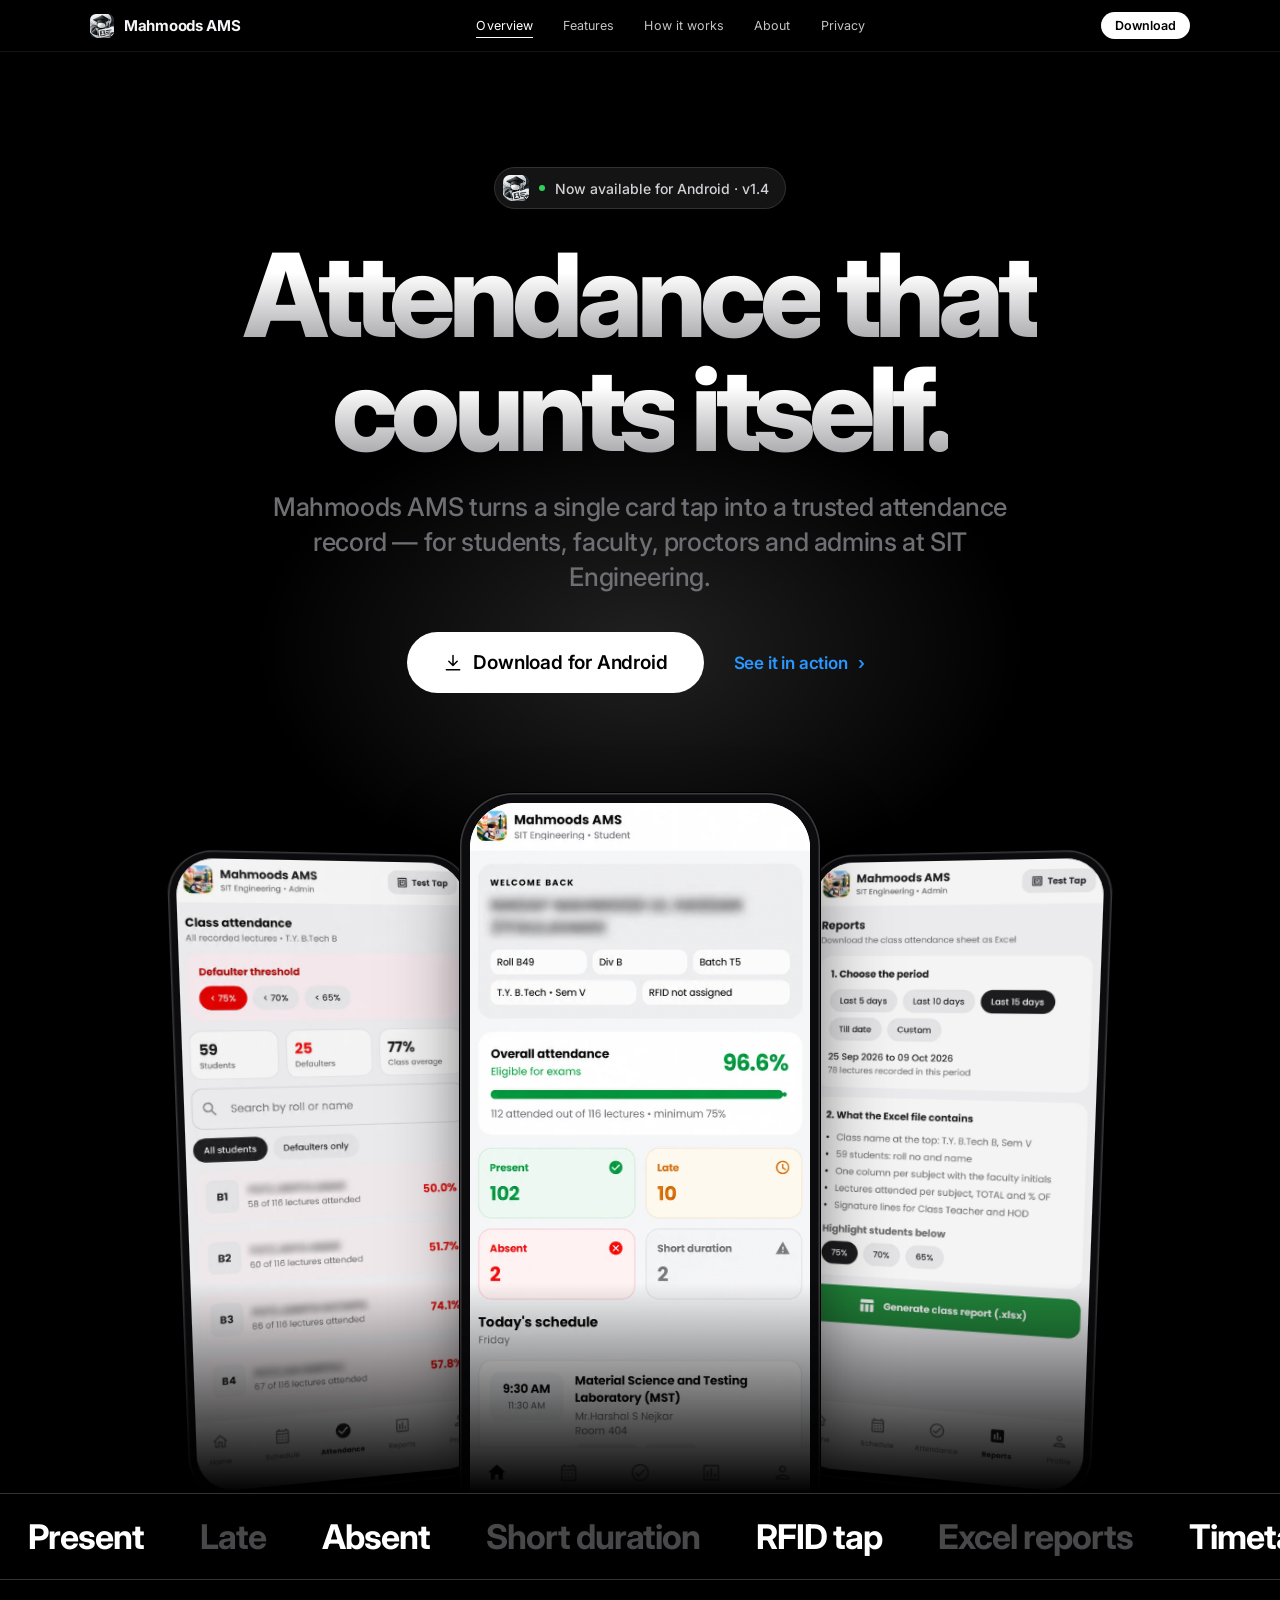
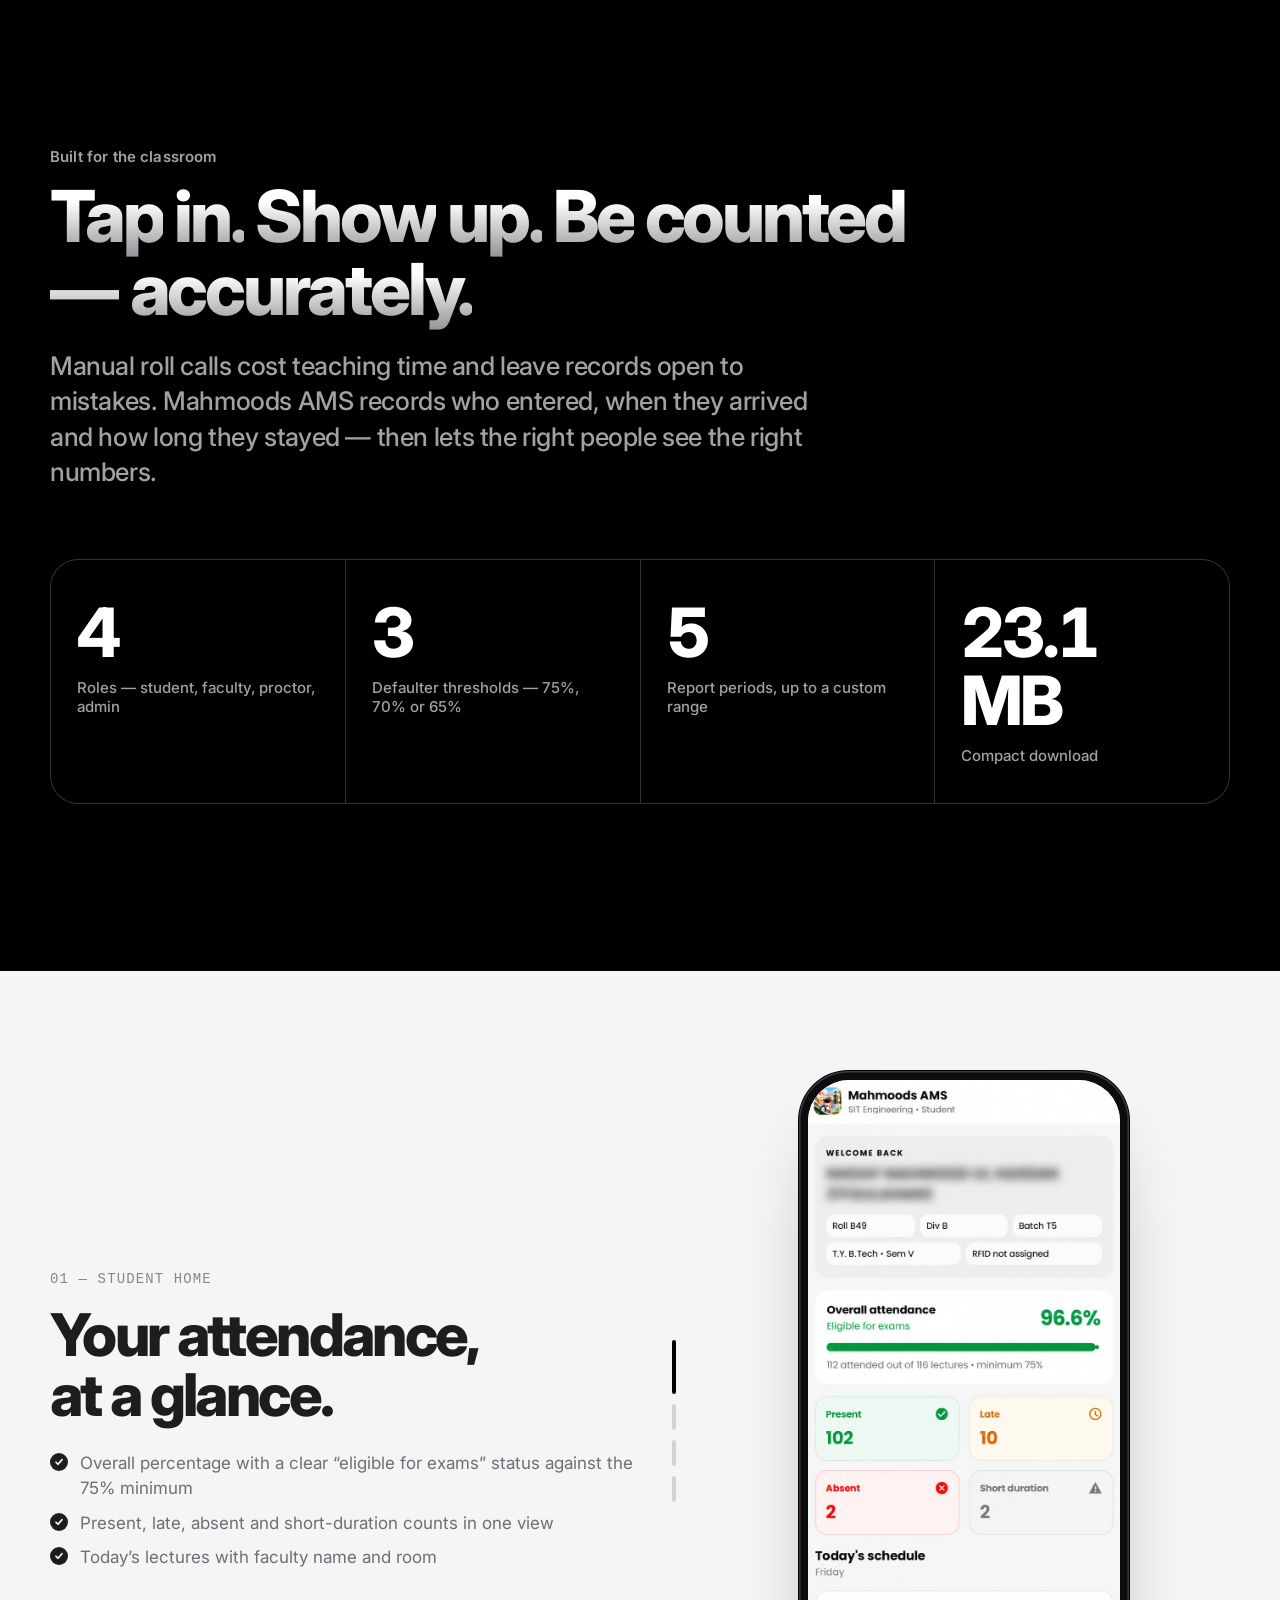
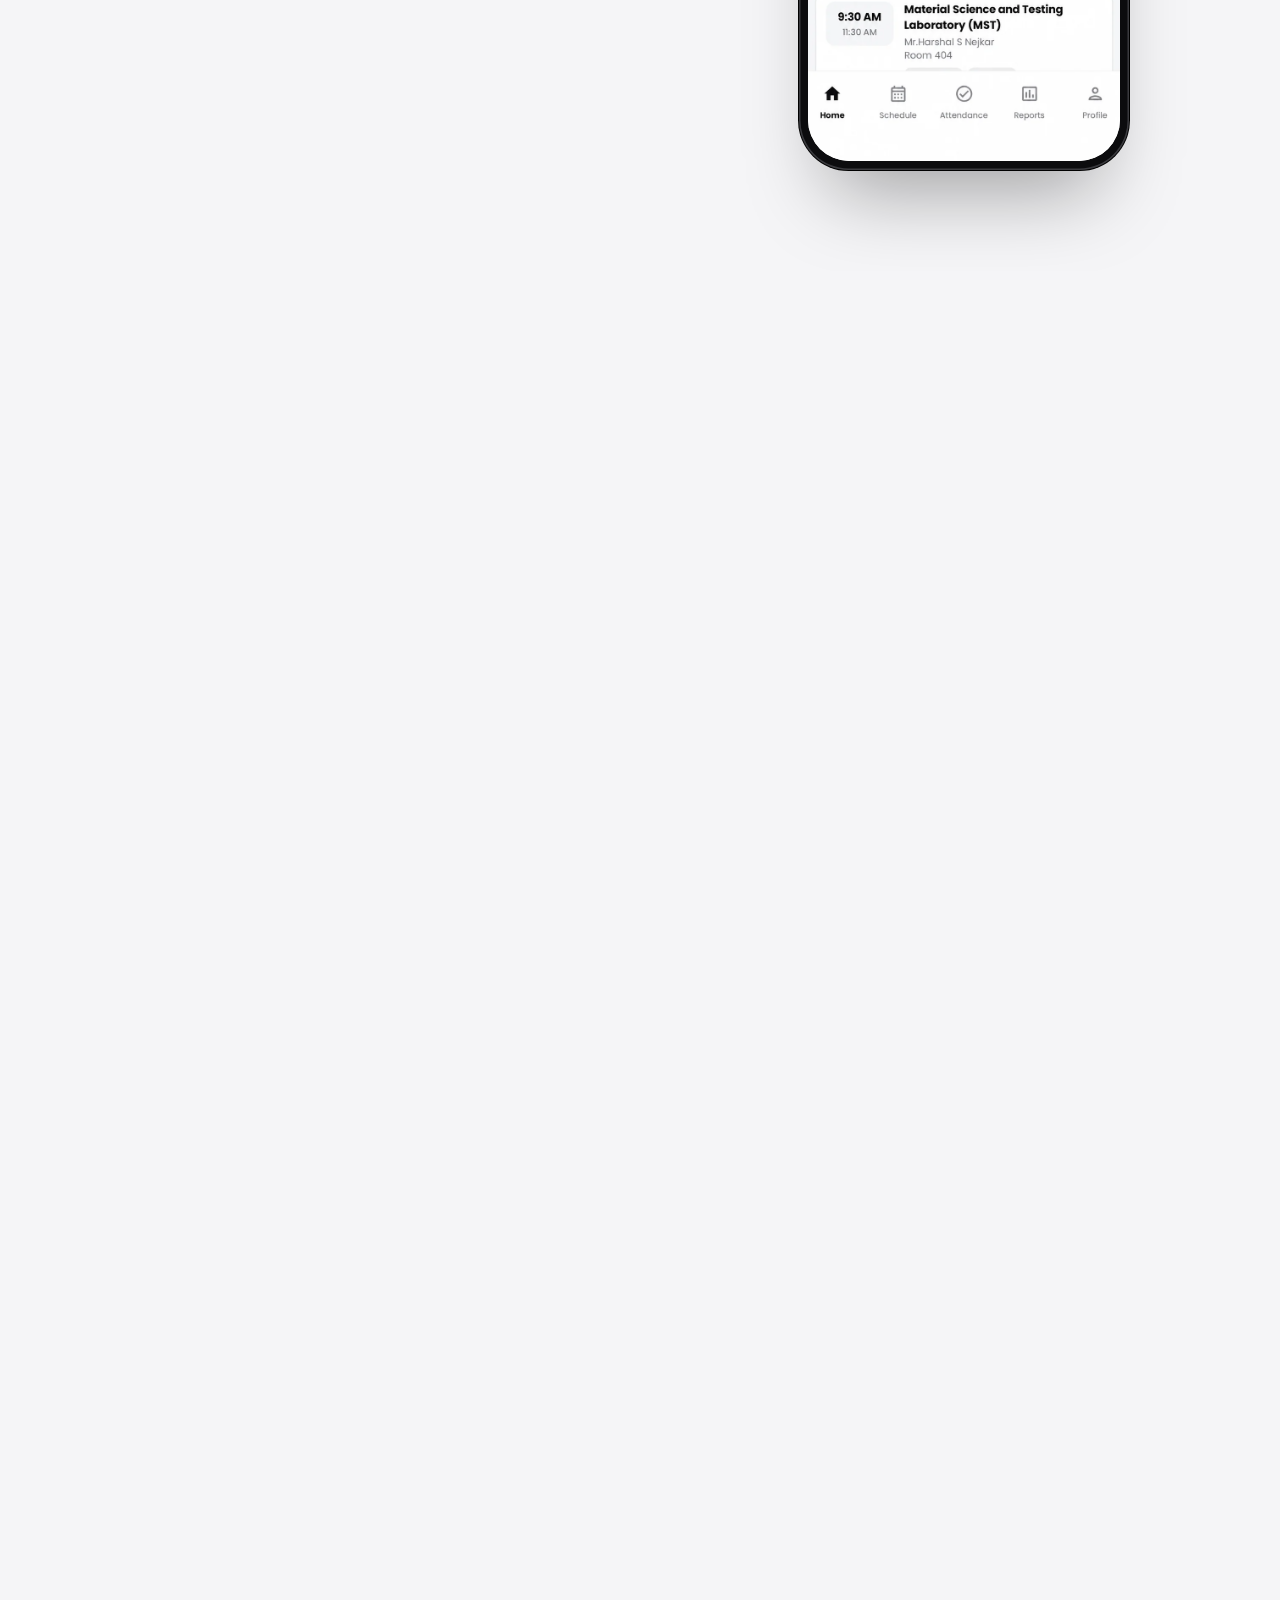
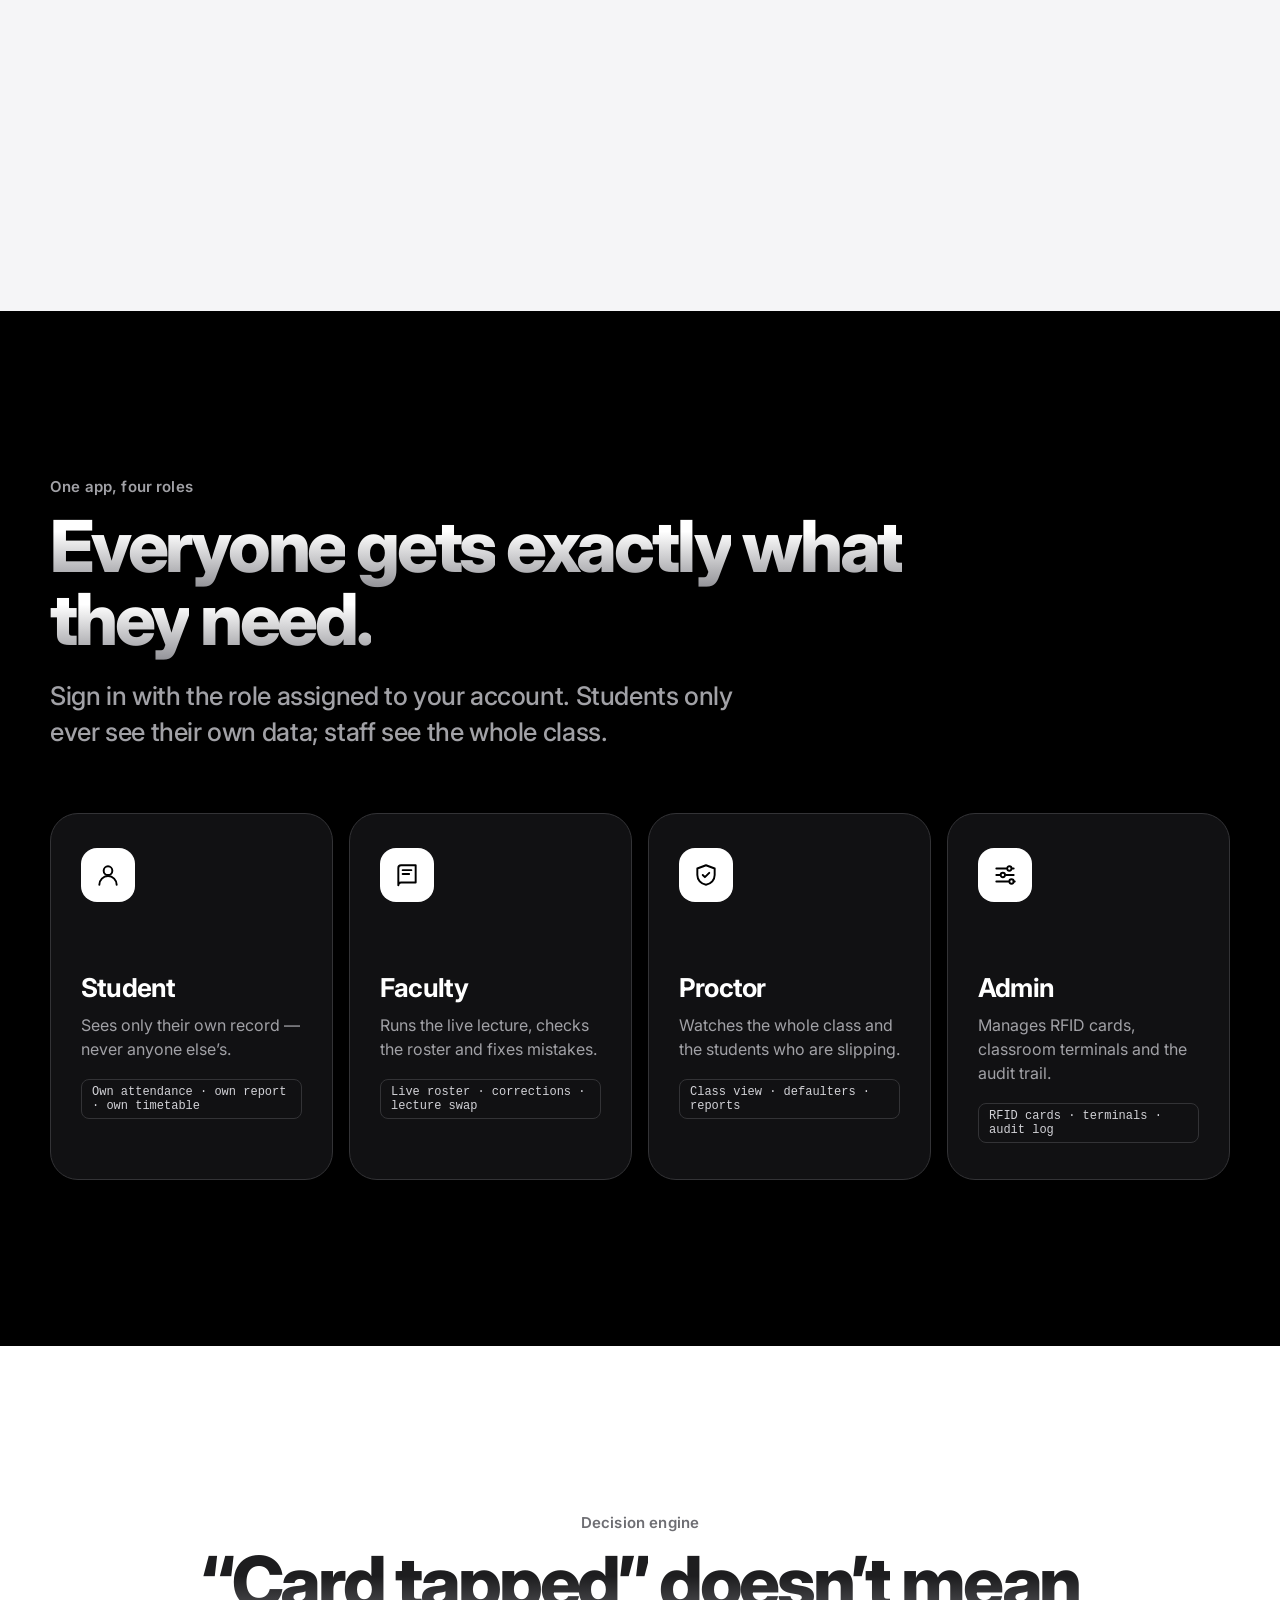
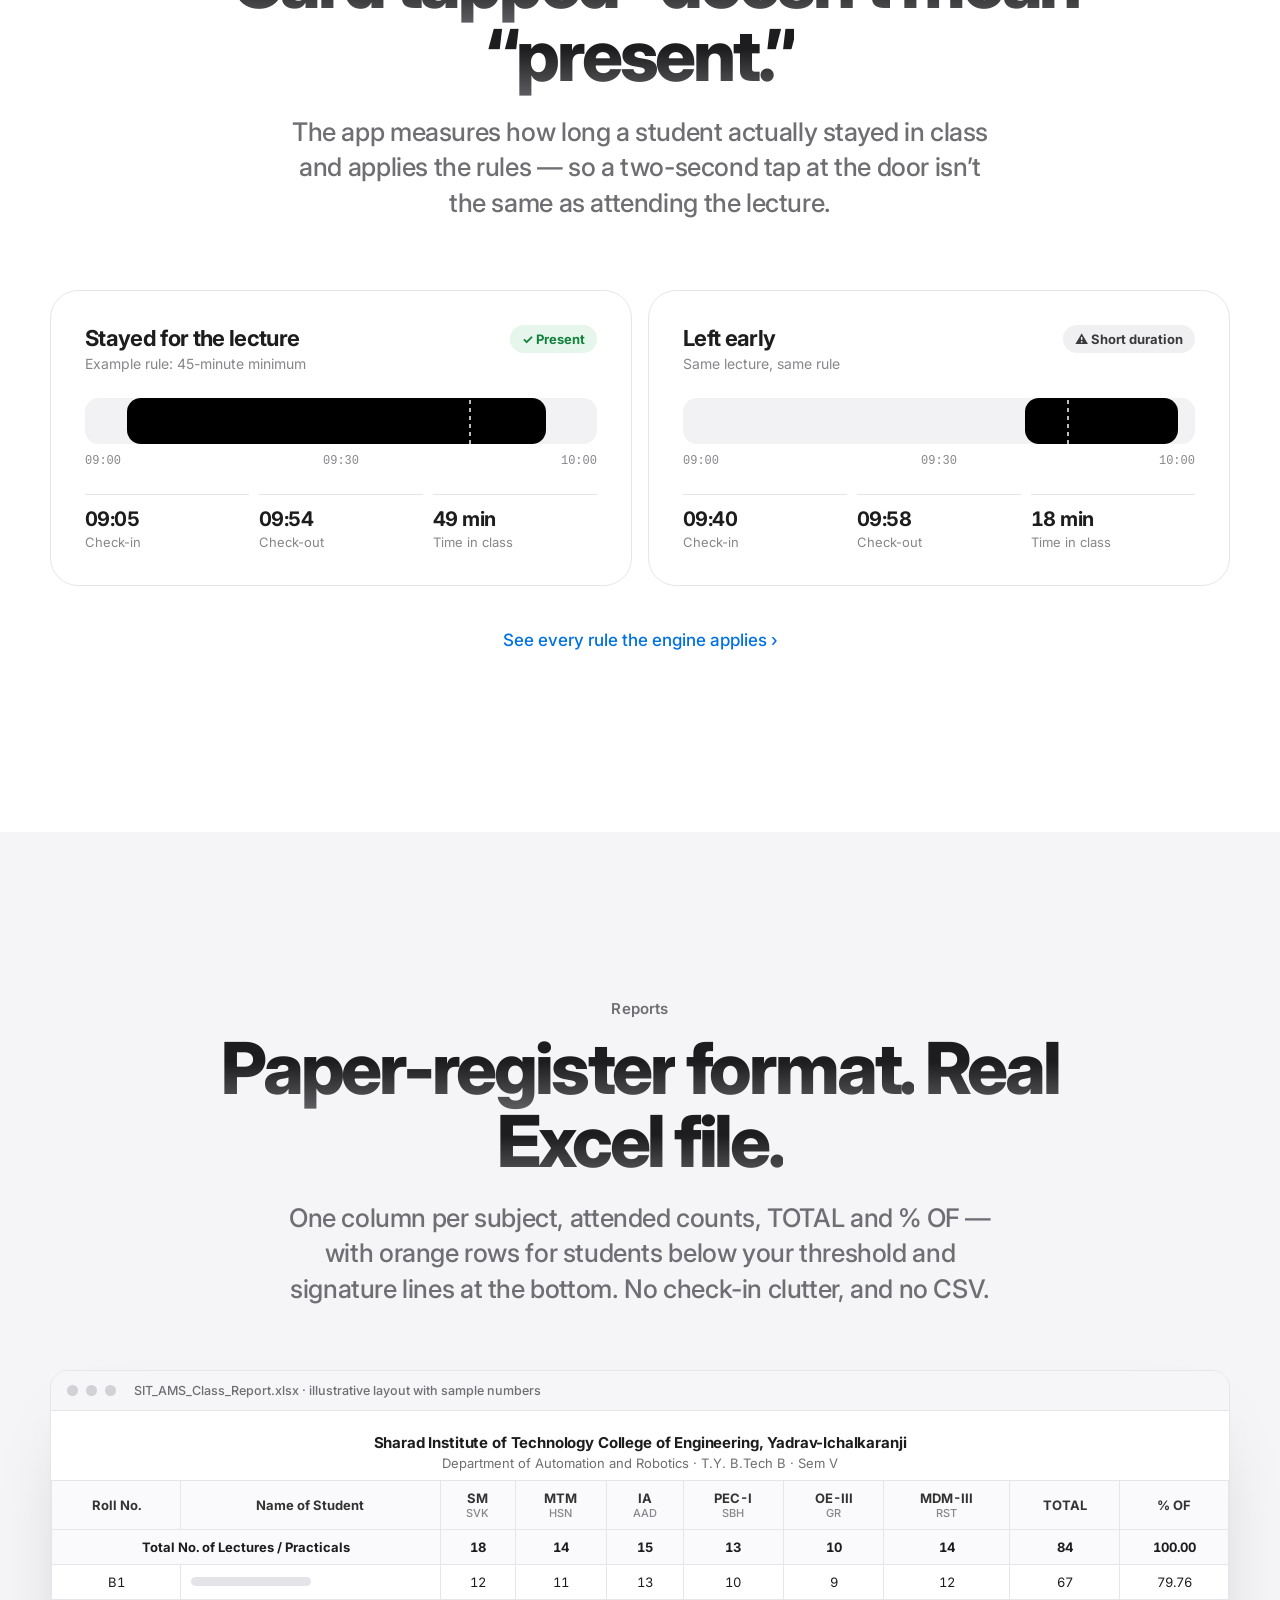
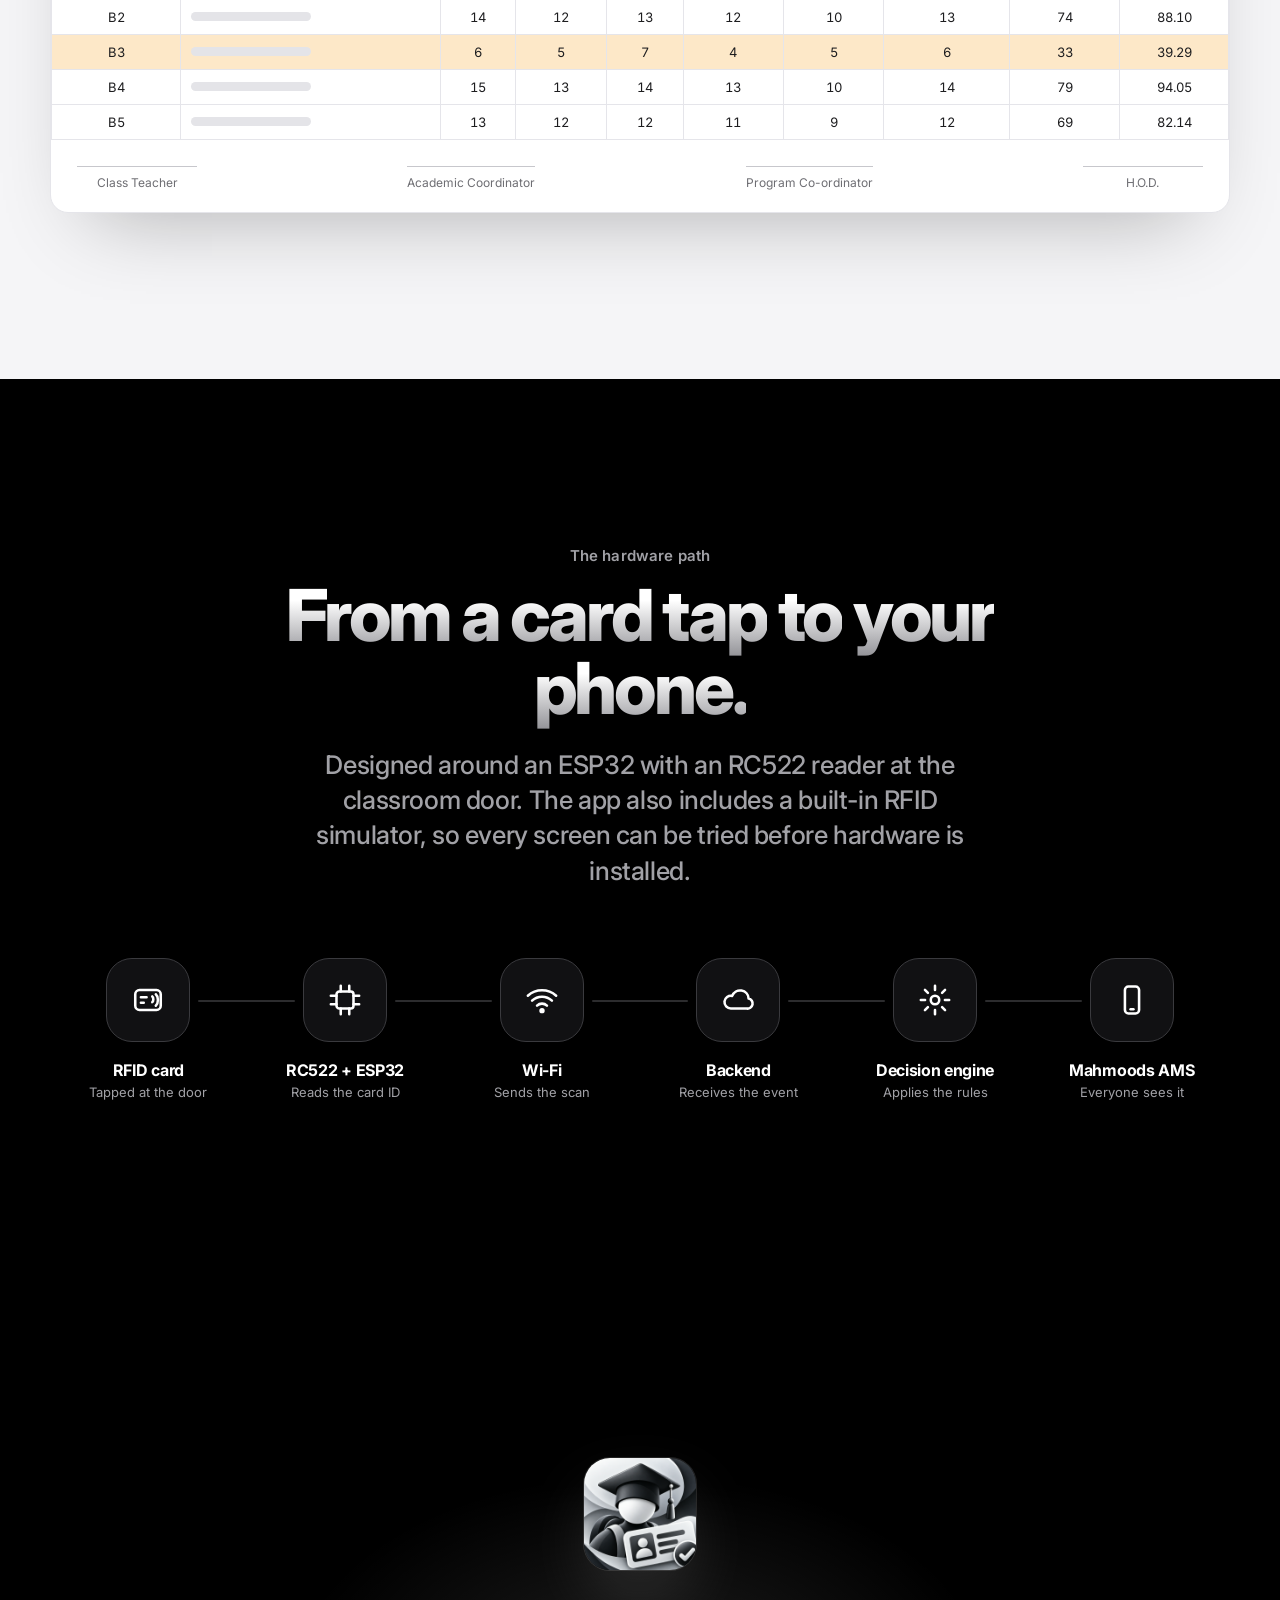
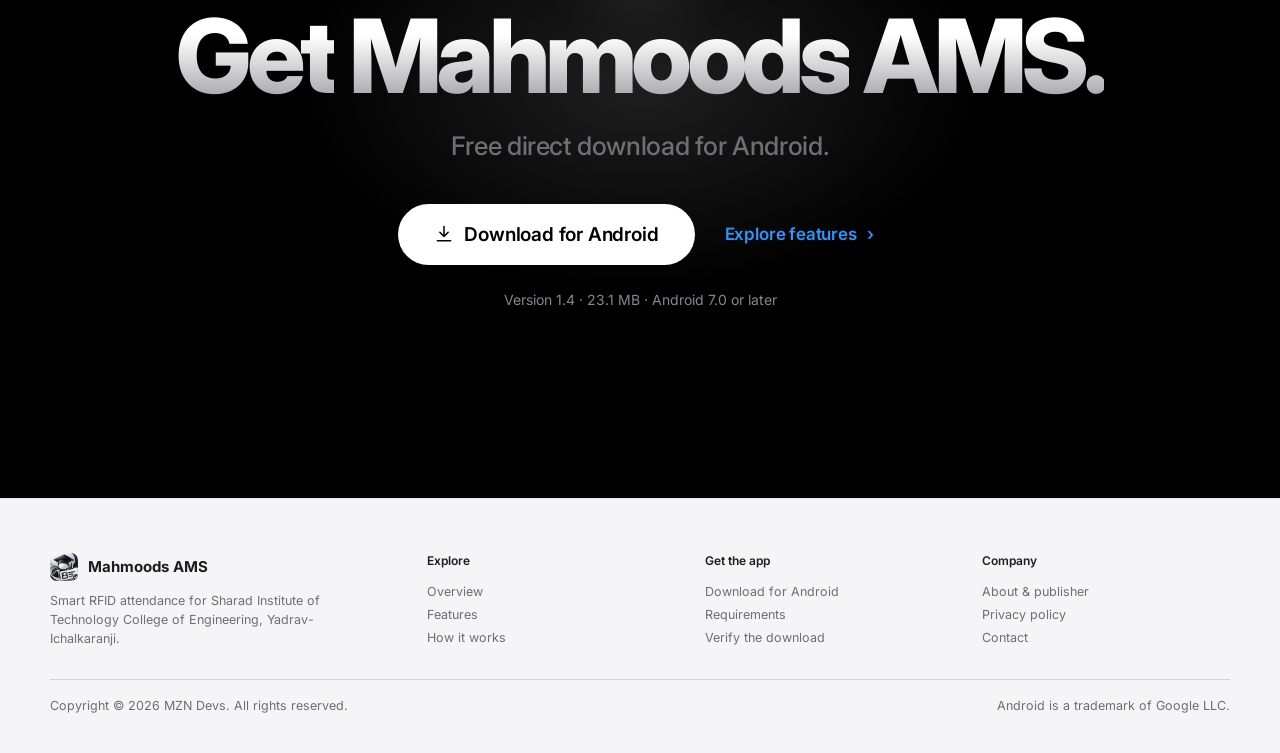
<file: index.html>
<!DOCTYPE html>
<html lang="en">
<head>
<meta charset="utf-8">
<meta name="viewport" content="width=device-width, initial-scale=1, viewport-fit=cover">
<title>Mahmoods AMS — Smart RFID attendance for Android</title>
<meta name="description" content="Mahmoods AMS turns an RFID card tap into a trusted attendance record. Live class attendance, editable timetables and Excel reports for SIT Engineering. Download the Android app.">
<meta name="theme-color" content="#000000">
<meta property="og:type" content="website">
<meta property="og:title" content="Mahmoods AMS — Smart RFID attendance for Android">
<meta property="og:description" content="Mahmoods AMS turns an RFID card tap into a trusted attendance record. Live class attendance, editable timetables and Excel reports for SIT Engineering. Download the Android app.">
<meta property="og:image" content="assets/img/icon-512.png">
<meta name="twitter:card" content="summary">
<link rel="icon" type="image/png" href="assets/img/favicon.png">
<link rel="apple-touch-icon" href="assets/img/apple-touch-icon.png">
<link rel="preconnect" href="https://fonts.googleapis.com">
<link rel="preconnect" href="https://fonts.gstatic.com" crossorigin>
<link href="https://fonts.googleapis.com/css2?family=Inter:wght@400;500;600;700;800&display=swap" rel="stylesheet">
<link rel="stylesheet" href="assets/css/style.css">
<noscript><style>body{opacity:1!important;animation:none!important}.rv,.rv-scale,.split .w>span{opacity:1!important;transform:none!important}.step{position:static!important;opacity:1!important;filter:none!important}.badge{opacity:1!important;transform:none!important}.track .seg{width:var(--w)!important}.showcase{height:auto!important}.showcase-sticky{position:static!important;height:auto!important;display:block!important;padding:60px 0!important}.steps{height:auto!important;display:grid;gap:70px}.step-img{display:flex!important;justify-content:center;margin-top:30px}.stage,.progress{display:none!important}</style></noscript>

</head>
<body>
<header class="nav" id="nav">
  <div class="nav-inner">
    <a class="brand" href="index.html" aria-label="Mahmoods AMS home"><img src="assets/img/icon-96.webp" alt="" width="24" height="24">Mahmoods AMS</a>
    <nav class="nav-links" aria-label="Primary"><a href="index.html" aria-current="page">Overview</a><a href="features.html">Features</a><a href="how-it-works.html">How it works</a><a href="about.html">About</a><a href="privacy.html">Privacy</a></nav>
    <a class="nav-cta" href="download.html">Download</a>
    <button class="menu-btn" aria-label="Menu" aria-expanded="false"><span></span><span></span></button>
  </div>
</header>
<div class="drawer" aria-hidden="true"><a href="index.html">Overview</a><a href="features.html">Features</a><a href="how-it-works.html">How it works</a><a href="about.html">About</a><a href="privacy.html">Privacy</a><a href="download.html">Download</a></div>

<section class="hero" data-nav="dark">
  <div class="wrap" style="position:relative">
    <div class="pill rv"><img src="assets/img/icon-96.webp" alt="" width="26" height="26"><i></i>Now available for Android &middot; v1.4</div>
    <h1 class="display split"><span class="grad">Attendance that<br>counts itself.</span></h1>
    <p class="lead rv" style="--d:.25s">Mahmoods AMS turns a single card tap into a trusted attendance record &mdash; for students, faculty, proctors and admins at SIT Engineering.</p>
    <div class="btn-row rv" style="--d:.35s">
      <a class="btn btn-light btn-lg" href="download.html"><svg class="" viewBox="0 0 24 24" fill="none" stroke="currentColor" stroke-width="1.8" stroke-linecap="round" stroke-linejoin="round" aria-hidden="true"><path d="M12 3v12m0 0l-5-5m5 5l5-5M4 20h16"/></svg>Download for Android</a>
      <a class="btn btn-ghost" href="#showcase" style="color:#2997ff">See it in action <span class="arr">&rsaquo;</span></a>
    </div>
  </div>
  <div class="hero-stage">
    <div class="phone p-left"><div class="screen"><img src="assets/img/admin.webp" alt="Class attendance screen with defaulter threshold" width="760" height="1610"></div></div>
    <div class="phone p-right"><div class="screen"><img src="assets/img/reports.webp" alt="Reports screen for generating the class Excel sheet" width="760" height="1610"></div></div>
    <div class="phone p-main"><div class="screen"><img src="assets/img/student.webp" alt="Student home screen showing overall attendance and today's schedule" width="760" height="1610" fetchpriority="high"></div></div>
    <div class="hero-fade"></div>
  </div>
</section>

<div class="marquee" data-nav="dark" aria-hidden="true"><div class="marquee-track"><span class="">Present</span><span class="dim">Late</span><span class="">Absent</span><span class="dim">Short duration</span><span class="">RFID tap</span><span class="dim">Excel reports</span><span class="">Timetable editor</span><span class="dim">Defaulter threshold</span><span class="">Lecture timeline</span><span class="dim">Audit log</span><span class="">Present</span><span class="dim">Late</span><span class="">Absent</span><span class="dim">Short duration</span><span class="">RFID tap</span><span class="dim">Excel reports</span><span class="">Timetable editor</span><span class="dim">Defaulter threshold</span><span class="">Lecture timeline</span><span class="dim">Audit log</span></div></div>

<section class="sec dark" data-nav="dark">
  <div class="wrap">
    <p class="eyebrow rv">Built for the classroom</p>
    <h2 class="h2 split" style="max-width:900px"><span class="grad">Tap in. Show up. Be counted &mdash; accurately.</span></h2>
    <p class="lead rv" style="max-width:760px">Manual roll calls cost teaching time and leave records open to mistakes. Mahmoods AMS records who entered, when they arrived and how long they stayed &mdash; then lets the right people see the right numbers.</p>
    <div class="stats rv" style="margin-top:70px">
      <div class="stat"><b data-count="4">0</b><span>Roles &mdash; student, faculty, proctor, admin</span></div>
      <div class="stat"><b data-count="3">0</b><span>Defaulter thresholds &mdash; 75%, 70% or 65%</span></div>
      <div class="stat"><b data-count="5">0</b><span>Report periods, up to a custom range</span></div>
      <div class="stat"><b data-count="23.1" data-suffix=" MB">0</b><span>Compact download</span></div>
    </div>
  </div>
</section>

<section class="showcase" id="showcase" data-showcase data-nav="light" style="background:var(--mist)">
  <div class="showcase-sticky">
    <div class="showcase-grid">
      <div class="steps"><div class="step"><div class="num">01 &mdash; STUDENT HOME</div>
        <h2 class="h2" style="font-size:clamp(34px,4.6vw,60px)">Your attendance, <br>at a glance.</h2><ul><li>Overall percentage with a clear &ldquo;eligible for exams&rdquo; status against the 75% minimum</li><li>Present, late, absent and short-duration counts in one view</li><li>Today&rsquo;s lectures with faculty name and room</li></ul>
        <div class="step-img"><div class="phone on-light"><div class="screen"><img src="assets/img/student.webp" alt="Student home screen showing overall attendance and today's schedule" width="760" height="1610" decoding="async" loading="lazy"></div></div></div></div><div class="step"><div class="num">02 &mdash; CLASS ATTENDANCE</div>
        <h2 class="h2" style="font-size:clamp(34px,4.6vw,60px)">The whole class, <br>in one list.</h2><ul><li>Defaulter threshold you can switch between 75%, 70% and 65%</li><li>Student count, defaulters and class average up top</li><li>Search by roll number or name, or filter to defaulters only</li></ul>
        <div class="step-img"><div class="phone on-light"><div class="screen"><img src="assets/img/admin.webp" alt="Class attendance screen with defaulter threshold" width="760" height="1610" decoding="async" loading="lazy"></div></div></div></div><div class="step"><div class="num">03 &mdash; TIMETABLE EDITOR</div>
        <h2 class="h2" style="font-size:clamp(34px,4.6vw,60px)">A timetable you <br>can actually edit.</h2><ul><li>Add, edit or delete slots for every day, Monday to Saturday</li><li>Lab batches T4, T5 and T6 with their own rooms and faculty</li><li>Lunch and short breaks built in &mdash; room clashes are checked</li></ul>
        <div class="step-img"><div class="phone on-light"><div class="screen"><img src="assets/img/timetable.webp" alt="Timetable editor screen for Friday" width="760" height="1610" decoding="async" loading="lazy"></div></div></div></div><div class="step"><div class="num">04 &mdash; EXCEL REPORTS</div>
        <h2 class="h2" style="font-size:clamp(34px,4.6vw,60px)">Excel, the way <br>your department wants it.</h2><ul><li>Last 5, 10 or 15 days, till date, or a custom range</li><li>Class heading, one column per subject with faculty initials</li><li>Signature lines for Class Teacher and HOD</li></ul>
        <div class="step-img"><div class="phone on-light"><div class="screen"><img src="assets/img/reports.webp" alt="Reports screen for generating the class Excel sheet" width="760" height="1610" decoding="async" loading="lazy"></div></div></div></div></div>
      <div class="stage"><div class="progress"><i></i><i></i><i></i><i></i></div>
        <div class="phone on-light"><div class="screen"><img src="assets/img/student.webp" alt="Student home screen showing overall attendance and today's schedule" width="760" height="1610" decoding="async"><img src="assets/img/admin.webp" alt="Class attendance screen with defaulter threshold" width="760" height="1610" decoding="async"><img src="assets/img/timetable.webp" alt="Timetable editor screen for Friday" width="760" height="1610" decoding="async"><img src="assets/img/reports.webp" alt="Reports screen for generating the class Excel sheet" width="760" height="1610" decoding="async"></div></div></div>
    </div>
  </div>
</section>

<section class="sec dark" data-nav="dark">
  <div class="wrap">
    <p class="eyebrow rv">One app, four roles</p>
    <h2 class="h2 split" style="max-width:860px"><span class="grad">Everyone gets exactly what they need.</span></h2>
    <p class="lead rv" style="max-width:700px">Sign in with the role assigned to your account. Students only ever see their own data; staff see the whole class.</p>
    <div class="grid-4" style="margin-top:64px"><div class="card rv" style="--d:0.00s"><div class="ico"><svg class="" viewBox="0 0 24 24" fill="none" stroke="currentColor" stroke-width="1.8" stroke-linecap="round" stroke-linejoin="round" aria-hidden="true"><circle cx="12" cy="8" r="4"/><path d="M4 21c0-4.4 3.6-8 8-8s8 3.6 8 8"/></svg></div><h3>Student</h3><p>Sees only their own record &mdash; never anyone else&rsquo;s.</p><span class="tag">Own attendance &middot; own report &middot; own timetable</span></div><div class="card rv" style="--d:0.08s"><div class="ico"><svg class="" viewBox="0 0 24 24" fill="none" stroke="currentColor" stroke-width="1.8" stroke-linecap="round" stroke-linejoin="round" aria-hidden="true"><path d="M4 5.5A2.5 2.5 0 0 1 6.5 3H20v16H6.5A2.5 2.5 0 0 0 4 21.5z"/><path d="M8 7.5h8M8 11h6"/></svg></div><h3>Faculty</h3><p>Runs the live lecture, checks the roster and fixes mistakes.</p><span class="tag">Live roster &middot; corrections &middot; lecture swap</span></div><div class="card rv" style="--d:0.16s"><div class="ico"><svg class="" viewBox="0 0 24 24" fill="none" stroke="currentColor" stroke-width="1.8" stroke-linecap="round" stroke-linejoin="round" aria-hidden="true"><path d="M12 3l8 3v6c0 4.5-3.2 8.2-8 9-4.8-.8-8-4.5-8-9V6z"/><path d="M9 12l2 2 4-4"/></svg></div><h3>Proctor</h3><p>Watches the whole class and the students who are slipping.</p><span class="tag">Class view &middot; defaulters &middot; reports</span></div><div class="card rv" style="--d:0.24s"><div class="ico"><svg class="" viewBox="0 0 24 24" fill="none" stroke="currentColor" stroke-width="1.8" stroke-linecap="round" stroke-linejoin="round" aria-hidden="true"><path d="M4 6h9M19 6h1M4 12h3M13 12h7M4 18h11M21 18h-1"/><circle cx="16" cy="6" r="2"/><circle cx="10" cy="12" r="2"/><circle cx="18" cy="18" r="2"/></svg></div><h3>Admin</h3><p>Manages RFID cards, classroom terminals and the audit trail.</p><span class="tag">RFID cards &middot; terminals &middot; audit log</span></div></div>
  </div>
</section>

<section class="sec" data-nav="light">
  <div class="wrap">
    <div class="center">
      <p class="eyebrow rv">Decision engine</p>
      <h2 class="h2 split grad-dark" style="max-width:940px;margin-inline:auto">&ldquo;Card tapped&rdquo; doesn&rsquo;t mean &ldquo;present.&rdquo;</h2>
      <p class="lead rv" style="max-width:720px;margin-inline:auto">The app measures how long a student actually stayed in class and applies the rules &mdash; so a two-second tap at the door isn&rsquo;t the same as attending the lecture.</p>
    </div>
    <div class="grid-2" style="margin-top:70px">
      <article class="engine-card rv" style="--d:0s">
      <div class="top"><div><h3>Stayed for the lecture</h3><small>Example rule: 45-minute minimum</small></div>
      <span class="badge ok">&#10003; Present</span></div>
      <div class="track"><div class="seg" style="--l:8.3%;--w:81.7%"></div><div class="min" title="45-minute minimum"></div></div>
      <div class="scale"><span>09:00</span><span>09:30</span><span>10:00</span></div>
      <div class="facts"><div class="fact"><b>09:05</b><span>Check-in</span></div><div class="fact"><b>09:54</b><span>Check-out</span></div><div class="fact"><b>49 min</b><span>Time in class</span></div></div>
    </article>
      <article class="engine-card rv" style="--d:0.12s">
      <div class="top"><div><h3>Left early</h3><small>Same lecture, same rule</small></div>
      <span class="badge short">&#9888; Short duration</span></div>
      <div class="track"><div class="seg" style="--l:66.7%;--w:30.0%"></div><div class="min" title="45-minute minimum"></div></div>
      <div class="scale"><span>09:00</span><span>09:30</span><span>10:00</span></div>
      <div class="facts"><div class="fact"><b>09:40</b><span>Check-in</span></div><div class="fact"><b>09:58</b><span>Check-out</span></div><div class="fact"><b>18 min</b><span>Time in class</span></div></div>
    </article>
    </div>
    <p class="center rv" style="margin-top:44px"><a class="link" href="how-it-works.html">See every rule the engine applies &rsaquo;</a></p>
  </div>
</section>

<section class="sec mist" data-nav="light">
  <div class="wrap">
    <div class="center">
      <p class="eyebrow rv">Reports</p>
      <h2 class="h2 split grad-dark" style="max-width:900px;margin-inline:auto">Paper-register format. Real Excel file.</h2>
      <p class="lead rv" style="max-width:720px;margin-inline:auto">One column per subject, attended counts, TOTAL and % OF &mdash; with orange rows for students below your threshold and signature lines at the bottom. No check-in clutter, and no CSV.</p>
    </div>
    <div style="margin-top:64px"><div class="sheet rv-scale">
      <div class="sheet-bar"><i></i><i></i><i></i><span>SIT_AMS_Class_Report.xlsx &middot; illustrative layout with sample numbers</span></div>
      <div class="sheet-scroll">
      <div class="sheet-head"><b>Sharad Institute of Technology College of Engineering, Yadrav-Ichalkaranji</b><small>Department of Automation and Robotics &middot; T.Y. B.Tech B &middot; Sem V</small></div>
      <table class="sx"><thead><tr><th>Roll No.</th><th>Name of Student</th><th>SM<small>SVK</small></th><th>MTM<small>HSN</small></th><th>IA<small>AAD</small></th><th>PEC-I<small>SBH</small></th><th>OE-III<small>GR</small></th><th>MDM-III<small>RST</small></th><th>TOTAL</th><th>% OF</th></tr></thead>
      <tbody><tr class="total"><td colspan="2">Total No. of Lectures / Practicals</td><td>18</td><td>14</td><td>15</td><td>13</td><td>10</td><td>14</td><td>84</td><td>100.00</td></tr><tr class=""><td>B1</td><td class="nm"><i></i></td><td>12</td><td>11</td><td>13</td><td>10</td><td>9</td><td>12</td><td>67</td><td>79.76</td></tr><tr class=""><td>B2</td><td class="nm"><i></i></td><td>14</td><td>12</td><td>13</td><td>12</td><td>10</td><td>13</td><td>74</td><td>88.10</td></tr><tr class="low"><td>B3</td><td class="nm"><i></i></td><td>6</td><td>5</td><td>7</td><td>4</td><td>5</td><td>6</td><td>33</td><td>39.29</td></tr><tr class=""><td>B4</td><td class="nm"><i></i></td><td>15</td><td>13</td><td>14</td><td>13</td><td>10</td><td>14</td><td>79</td><td>94.05</td></tr><tr class=""><td>B5</td><td class="nm"><i></i></td><td>13</td><td>12</td><td>12</td><td>11</td><td>9</td><td>12</td><td>69</td><td>82.14</td></tr></tbody></table>
      <div class="sheet-foot"><div>Class Teacher</div><div>Academic Coordinator</div><div>Program Co-ordinator</div><div>H.O.D.</div></div>
      </div></div></div>
  </div>
</section>

<section class="sec dark" data-nav="dark">
  <div class="wrap">
    <p class="eyebrow center rv">The hardware path</p>
    <h2 class="h2 split center" style="max-width:900px;margin-inline:auto"><span class="grad">From a card tap to your phone.</span></h2>
    <p class="lead center rv" style="max-width:700px;margin-inline:auto">Designed around an ESP32 with an RC522 reader at the classroom door. The app also includes a built-in RFID simulator, so every screen can be tried before hardware is installed.</p>
    <div class="flow rv"><div class="node" style="--n:0"><div class="disc"><svg class="" viewBox="0 0 24 24" fill="none" stroke="currentColor" stroke-width="1.8" stroke-linecap="round" stroke-linejoin="round" aria-hidden="true"><rect x="3" y="5" width="18" height="14" rx="3"/><path d="M7 10h4M7 14h2"/><path d="M15 9.5c1 .8 1 3.2 0 4M17.5 8c2 1.7 2 6.3 0 8"/></svg></div><b>RFID card</b><span>Tapped at the door</span></div><div class="node" style="--n:1"><div class="disc"><svg class="" viewBox="0 0 24 24" fill="none" stroke="currentColor" stroke-width="1.8" stroke-linecap="round" stroke-linejoin="round" aria-hidden="true"><rect x="6" y="6" width="12" height="12" rx="2"/><path d="M9 2v4M15 2v4M9 18v4M15 18v4M2 9h4M2 15h4M18 9h4M18 15h4"/></svg></div><b>RC522 + ESP32</b><span>Reads the card ID</span></div><div class="node" style="--n:2"><div class="disc"><svg class="" viewBox="0 0 24 24" fill="none" stroke="currentColor" stroke-width="1.8" stroke-linecap="round" stroke-linejoin="round" aria-hidden="true"><path d="M2 9a15 15 0 0 1 20 0M5 12.5a10 10 0 0 1 14 0M8.5 16a5 5 0 0 1 7 0"/><circle cx="12" cy="19.5" r="1" fill="currentColor"/></svg></div><b>Wi-Fi</b><span>Sends the scan</span></div><div class="node" style="--n:3"><div class="disc"><svg class="" viewBox="0 0 24 24" fill="none" stroke="currentColor" stroke-width="1.8" stroke-linecap="round" stroke-linejoin="round" aria-hidden="true"><path d="M7 18a4.5 4.5 0 1 1 .9-8.9A6 6 0 0 1 19.5 11 3.5 3.5 0 0 1 18 18z"/></svg></div><b>Backend</b><span>Receives the event</span></div><div class="node" style="--n:4"><div class="disc"><svg class="" viewBox="0 0 24 24" fill="none" stroke="currentColor" stroke-width="1.8" stroke-linecap="round" stroke-linejoin="round" aria-hidden="true"><circle cx="12" cy="12" r="3"/><path d="M12 2v3M12 19v3M2 12h3M19 12h3M4.9 4.9L7 7M17 17l2.1 2.1M4.9 19.1L7 17M17 7l2.1-2.1"/></svg></div><b>Decision engine</b><span>Applies the rules</span></div><div class="node" style="--n:5"><div class="disc"><svg class="" viewBox="0 0 24 24" fill="none" stroke="currentColor" stroke-width="1.8" stroke-linecap="round" stroke-linejoin="round" aria-hidden="true"><rect x="7" y="2.5" width="10" height="19" rx="2.5"/><path d="M11 18.5h2"/></svg></div><b>Mahmoods AMS</b><span>Everyone sees it</span></div></div>
  </div>
</section>

<section class="cta" data-nav="dark">
  <div class="wrap" style="position:relative">
    <img class="app-ico rv-scale" src="assets/img/icon-512.png" alt="Mahmoods AMS app icon" width="112" height="112" loading="lazy">
    <h2 class="display split" style="font-size:clamp(44px,8vw,104px)"><span class="grad">Get Mahmoods AMS.</span></h2>
    <p class="lead rv" style="max-width:560px;margin-inline:auto">Free direct download for Android.</p>
    <div class="btn-row rv" style="--d:.1s">
      <a class="btn btn-light btn-lg" href="download.html"><svg class="" viewBox="0 0 24 24" fill="none" stroke="currentColor" stroke-width="1.8" stroke-linecap="round" stroke-linejoin="round" aria-hidden="true"><path d="M12 3v12m0 0l-5-5m5 5l5-5M4 20h16"/></svg>Download for Android</a>
      <a class="btn btn-ghost" href="features.html" style="color:#2997ff">Explore features <span class="arr">&rsaquo;</span></a>
    </div>
    <small class="rv" style="--d:.2s">Version 1.4 &middot; 23.1 MB &middot; Android 7.0 or later</small>
  </div>
</section>

<footer class="footer" data-nav="light">
  <div class="wrap">
    <div class="cols">
      <div>
        <div class="fbrand"><img src="assets/img/icon-96.webp" alt="" width="28" height="28">Mahmoods AMS</div>
        <p style="margin:0;max-width:300px;line-height:1.55">Smart RFID attendance for Sharad Institute of Technology College of Engineering, Yadrav-Ichalkaranji.</p>
      </div>
      <div><h4>Explore</h4><a href="index.html">Overview</a><a href="features.html">Features</a><a href="how-it-works.html">How it works</a></div>
      <div><h4>Get the app</h4><a href="download.html">Download for Android</a><a href="download.html#requirements">Requirements</a><a href="download.html#verify">Verify the download</a></div>
      <div><h4>Company</h4><a href="about.html">About &amp; publisher</a><a href="privacy.html">Privacy policy</a><a href="mailto:9900unknown0099@gmail.com">Contact</a></div>
    </div>
    <div class="legal">
      <span>Copyright &copy; 2026 MZN Devs. All rights reserved.</span>
      <span>Android is a trademark of Google LLC.</span>
    </div>
  </div>
</footer>
<script src="assets/js/main.js" defer></script>
</body>
</html>
</file>
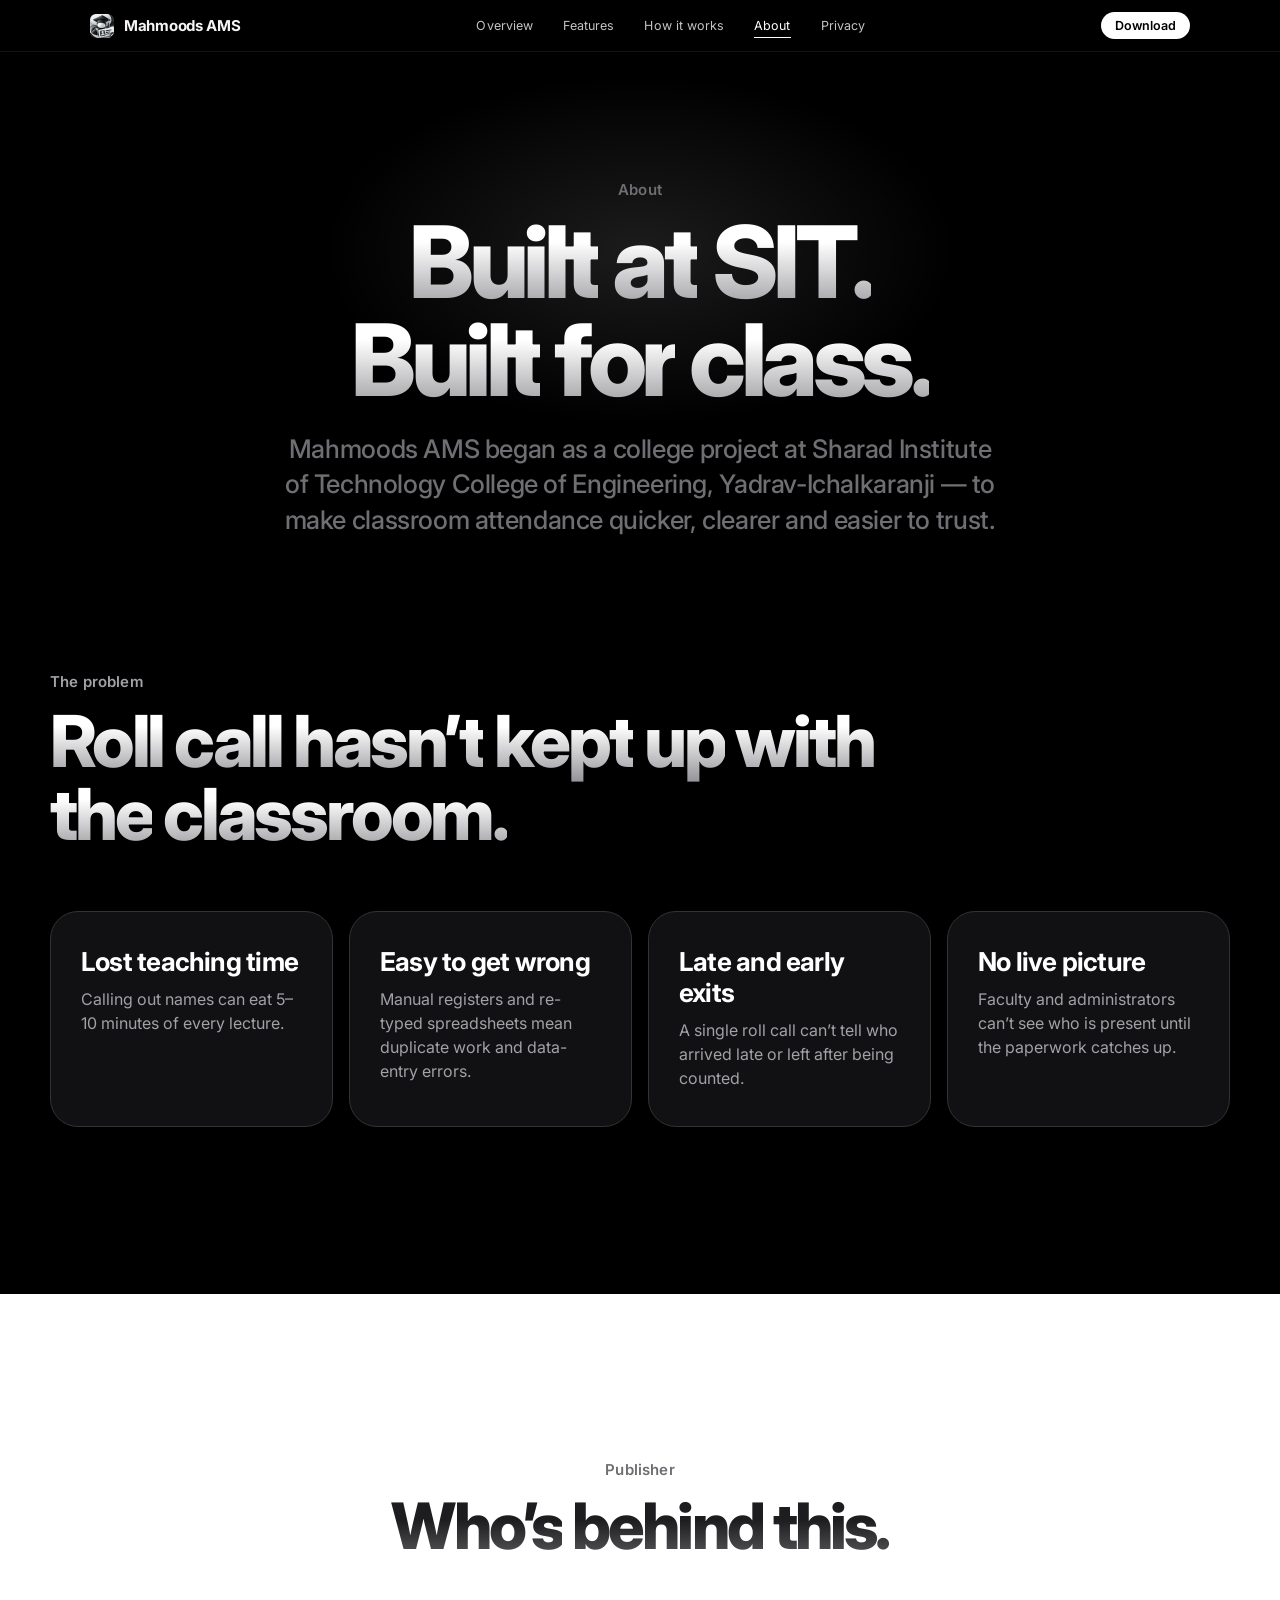
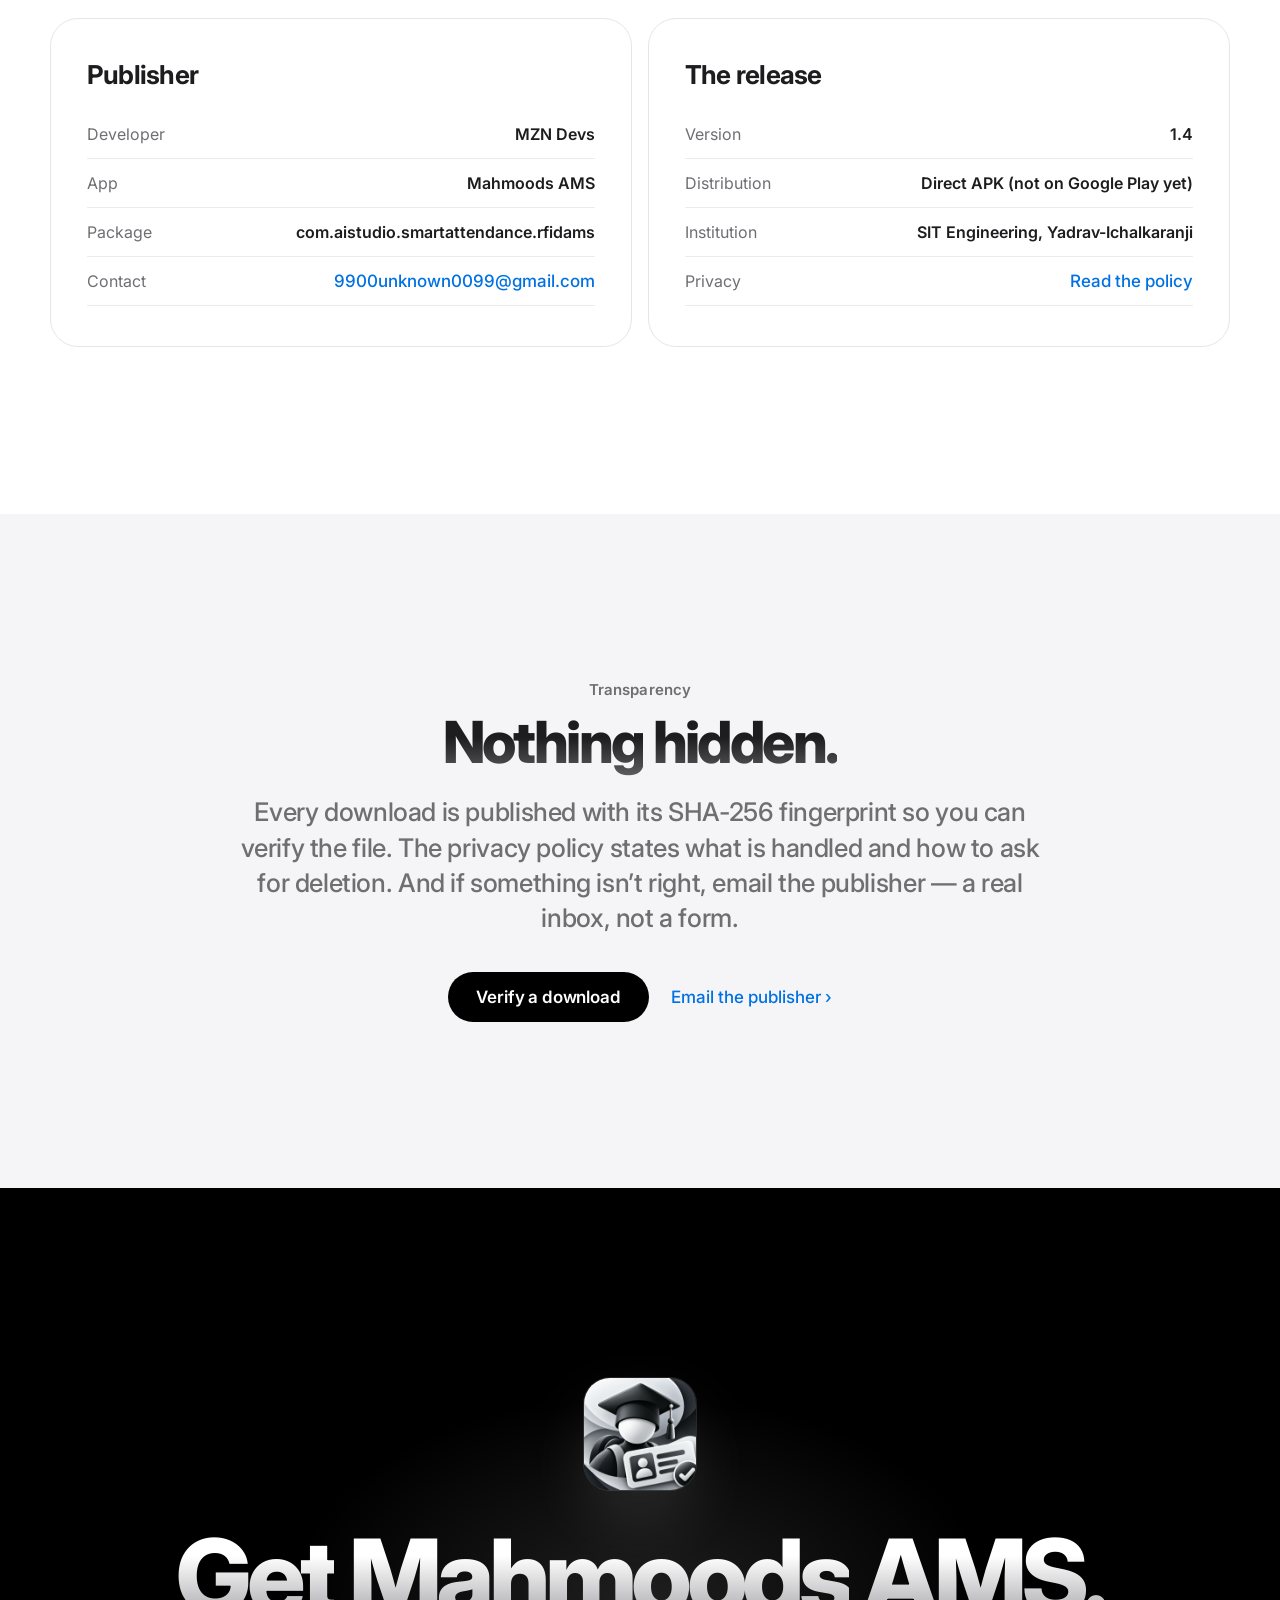
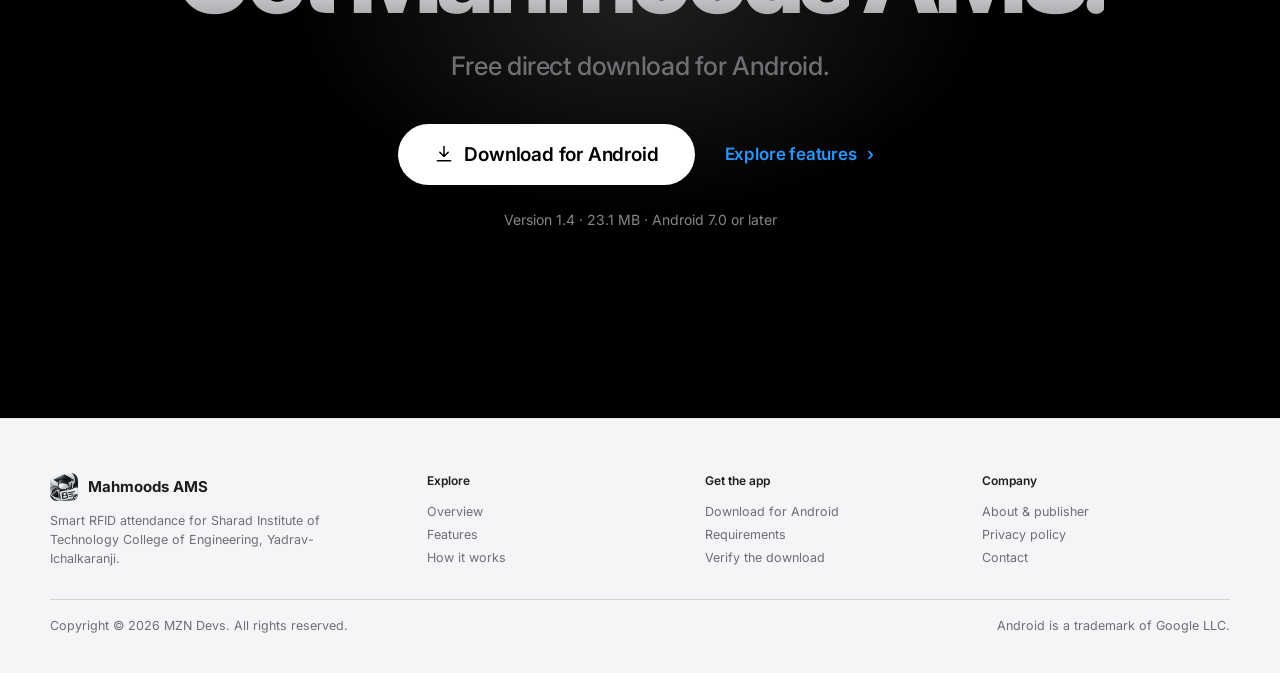
<file: about.html>
<!DOCTYPE html>
<html lang="en">
<head>
<meta charset="utf-8">
<meta name="viewport" content="width=device-width, initial-scale=1, viewport-fit=cover">
<title>About & publisher — Mahmoods AMS</title>
<meta name="description" content="Who builds Mahmoods AMS, why it exists, and how to reach the publisher.">
<meta name="theme-color" content="#000000">
<meta property="og:type" content="website">
<meta property="og:title" content="About & publisher — Mahmoods AMS">
<meta property="og:description" content="Who builds Mahmoods AMS, why it exists, and how to reach the publisher.">
<meta property="og:image" content="assets/img/icon-512.png">
<meta name="twitter:card" content="summary">
<link rel="icon" type="image/png" href="assets/img/favicon.png">
<link rel="apple-touch-icon" href="assets/img/apple-touch-icon.png">
<link rel="preconnect" href="https://fonts.googleapis.com">
<link rel="preconnect" href="https://fonts.gstatic.com" crossorigin>
<link href="https://fonts.googleapis.com/css2?family=Inter:wght@400;500;600;700;800&display=swap" rel="stylesheet">
<link rel="stylesheet" href="assets/css/style.css">
<noscript><style>body{opacity:1!important;animation:none!important}.rv,.rv-scale,.split .w>span{opacity:1!important;transform:none!important}.step{position:static!important;opacity:1!important;filter:none!important}.badge{opacity:1!important;transform:none!important}.track .seg{width:var(--w)!important}</style></noscript>

</head>
<body>
<header class="nav" id="nav">
  <div class="nav-inner">
    <a class="brand" href="index.html" aria-label="Mahmoods AMS home"><img src="assets/img/icon-96.webp" alt="" width="24" height="24">Mahmoods AMS</a>
    <nav class="nav-links" aria-label="Primary"><a href="index.html">Overview</a><a href="features.html">Features</a><a href="how-it-works.html">How it works</a><a href="about.html" aria-current="page">About</a><a href="privacy.html">Privacy</a></nav>
    <a class="nav-cta" href="download.html">Download</a>
    <button class="menu-btn" aria-label="Menu" aria-expanded="false"><span></span><span></span></button>
  </div>
</header>
<div class="drawer" aria-hidden="true"><a href="index.html">Overview</a><a href="features.html">Features</a><a href="how-it-works.html">How it works</a><a href="about.html">About</a><a href="privacy.html">Privacy</a><a href="download.html">Download</a></div>

<section class="phero" data-nav="dark">
  <div class="wrap" style="position:relative">
    <p class="eyebrow rv">About</p>
    <h1 class="display split" style="font-size:clamp(44px,8vw,100px)"><span class="grad">Built at SIT.<br>Built for class.</span></h1>
    <p class="lead rv" style="--d:.2s">Mahmoods AMS began as a college project at Sharad Institute of Technology College of Engineering, Yadrav-Ichalkaranji &mdash; to make classroom attendance quicker, clearer and easier to trust.</p>
  </div>
</section>

<section class="sec dark" data-nav="dark" style="padding-top:20px">
  <div class="wrap">
    <p class="eyebrow rv">The problem</p>
    <h2 class="h2 split" style="max-width:880px"><span class="grad">Roll call hasn&rsquo;t kept up with the classroom.</span></h2>
    <div class="grid-4" style="margin-top:60px"><div class="card rv" style="--d:0.00s"><h3>Lost teaching time</h3><p>Calling out names can eat 5&ndash;10 minutes of every lecture.</p></div><div class="card rv" style="--d:0.07s"><h3>Easy to get wrong</h3><p>Manual registers and re-typed spreadsheets mean duplicate work and data-entry errors.</p></div><div class="card rv" style="--d:0.14s"><h3>Late and early exits</h3><p>A single roll call can&rsquo;t tell who arrived late or left after being counted.</p></div><div class="card rv" style="--d:0.21s"><h3>No live picture</h3><p>Faculty and administrators can&rsquo;t see who is present until the paperwork catches up.</p></div></div>
  </div>
</section>

<section class="sec" data-nav="light">
  <div class="wrap">
    <div class="center" style="margin-bottom:60px">
      <p class="eyebrow rv">Publisher</p>
      <h2 class="h2 split grad-dark" style="font-size:clamp(34px,5vw,64px)">Who&rsquo;s behind this.</h2>
    </div>
    <div class="pub">
      <div class="card light rv"><h3>Publisher</h3>
        <div class="kv"><div><span>Developer</span><b>MZN Devs</b></div><div><span>App</span><b>Mahmoods AMS</b></div><div><span>Package</span><b>com.aistudio.smartattendance.rfidams</b></div><div><span>Contact</span><b><a class="link" href="mailto:9900unknown0099@gmail.com">9900unknown0099@gmail.com</a></b></div></div></div>
      <div class="card light rv" style="--d:.1s"><h3>The release</h3>
        <div class="kv"><div><span>Version</span><b>1.4</b></div><div><span>Distribution</span><b>Direct APK (not on Google Play yet)</b></div><div><span>Institution</span><b>SIT Engineering, Yadrav-Ichalkaranji</b></div><div><span>Privacy</span><b><a class="link" href="privacy.html">Read the policy</a></b></div></div></div>
    </div>
  </div>
</section>

<section class="sec mist" data-nav="light">
  <div class="narrow center">
    <p class="eyebrow rv">Transparency</p>
    <h2 class="h2 split grad-dark" style="font-size:clamp(32px,4.6vw,58px)">Nothing hidden.</h2>
    <p class="lead rv">Every download is published with its SHA-256 fingerprint so you can verify the file. The privacy policy states what is handled and how to ask for deletion. And if something isn&rsquo;t right, email the publisher &mdash; a real inbox, not a form.</p>
    <div class="btn-row rv" style="justify-content:center;margin-top:36px"><a class="btn btn-dark" href="download.html#verify">Verify a download</a><a class="link" href="mailto:9900unknown0099@gmail.com">Email the publisher &rsaquo;</a></div>
  </div>
</section>
<section class="cta" data-nav="dark">
  <div class="wrap" style="position:relative">
    <img class="app-ico rv-scale" src="assets/img/icon-512.png" alt="Mahmoods AMS app icon" width="112" height="112" loading="lazy">
    <h2 class="display split" style="font-size:clamp(44px,8vw,104px)"><span class="grad">Get Mahmoods AMS.</span></h2>
    <p class="lead rv" style="max-width:560px;margin-inline:auto">Free direct download for Android.</p>
    <div class="btn-row rv" style="--d:.1s">
      <a class="btn btn-light btn-lg" href="download.html"><svg class="" viewBox="0 0 24 24" fill="none" stroke="currentColor" stroke-width="1.8" stroke-linecap="round" stroke-linejoin="round" aria-hidden="true"><path d="M12 3v12m0 0l-5-5m5 5l5-5M4 20h16"/></svg>Download for Android</a>
      <a class="btn btn-ghost" href="features.html" style="color:#2997ff">Explore features <span class="arr">&rsaquo;</span></a>
    </div>
    <small class="rv" style="--d:.2s">Version 1.4 &middot; 23.1 MB &middot; Android 7.0 or later</small>
  </div>
</section>

<footer class="footer" data-nav="light">
  <div class="wrap">
    <div class="cols">
      <div>
        <div class="fbrand"><img src="assets/img/icon-96.webp" alt="" width="28" height="28">Mahmoods AMS</div>
        <p style="margin:0;max-width:300px;line-height:1.55">Smart RFID attendance for Sharad Institute of Technology College of Engineering, Yadrav-Ichalkaranji.</p>
      </div>
      <div><h4>Explore</h4><a href="index.html">Overview</a><a href="features.html">Features</a><a href="how-it-works.html">How it works</a></div>
      <div><h4>Get the app</h4><a href="download.html">Download for Android</a><a href="download.html#requirements">Requirements</a><a href="download.html#verify">Verify the download</a></div>
      <div><h4>Company</h4><a href="about.html">About &amp; publisher</a><a href="privacy.html">Privacy policy</a><a href="mailto:9900unknown0099@gmail.com">Contact</a></div>
    </div>
    <div class="legal">
      <span>Copyright &copy; 2026 MZN Devs. All rights reserved.</span>
      <span>Android is a trademark of Google LLC.</span>
    </div>
  </div>
</footer>
<script src="assets/js/main.js" defer></script>
</body>
</html>
</file>
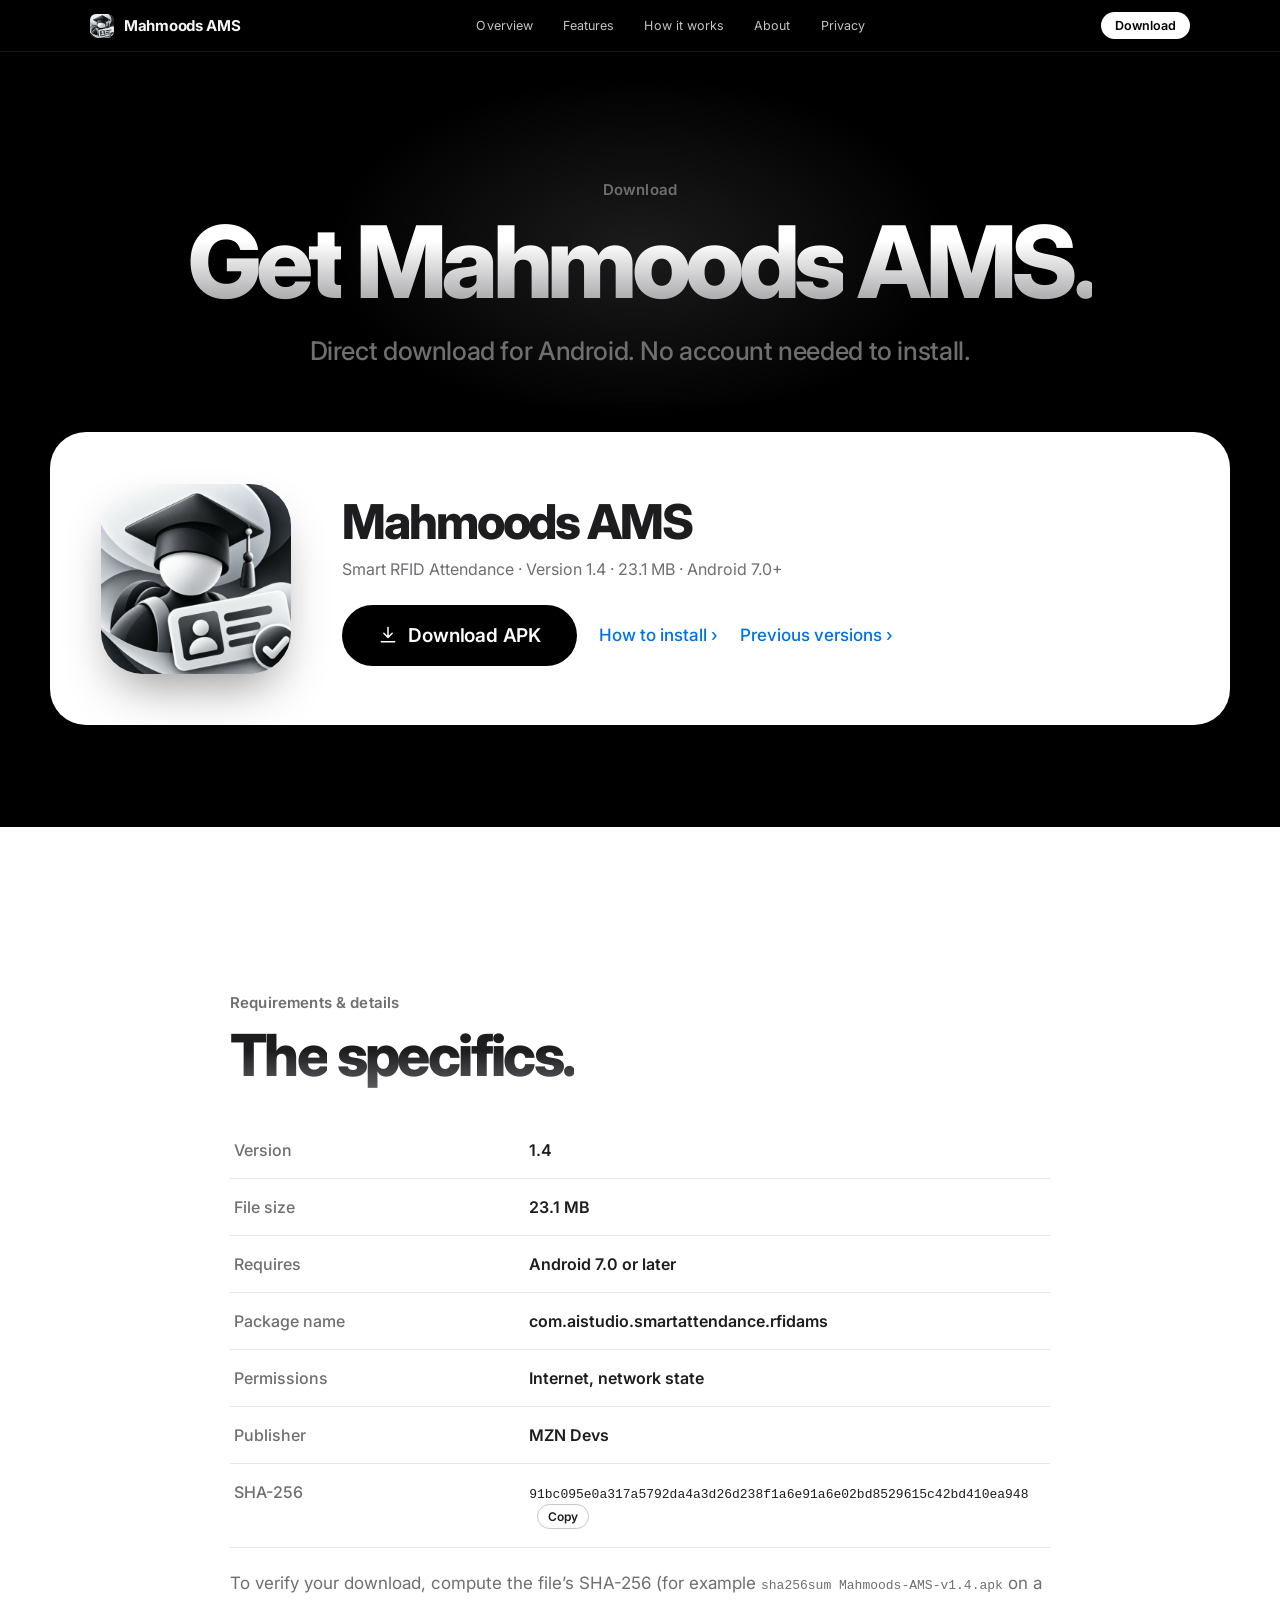
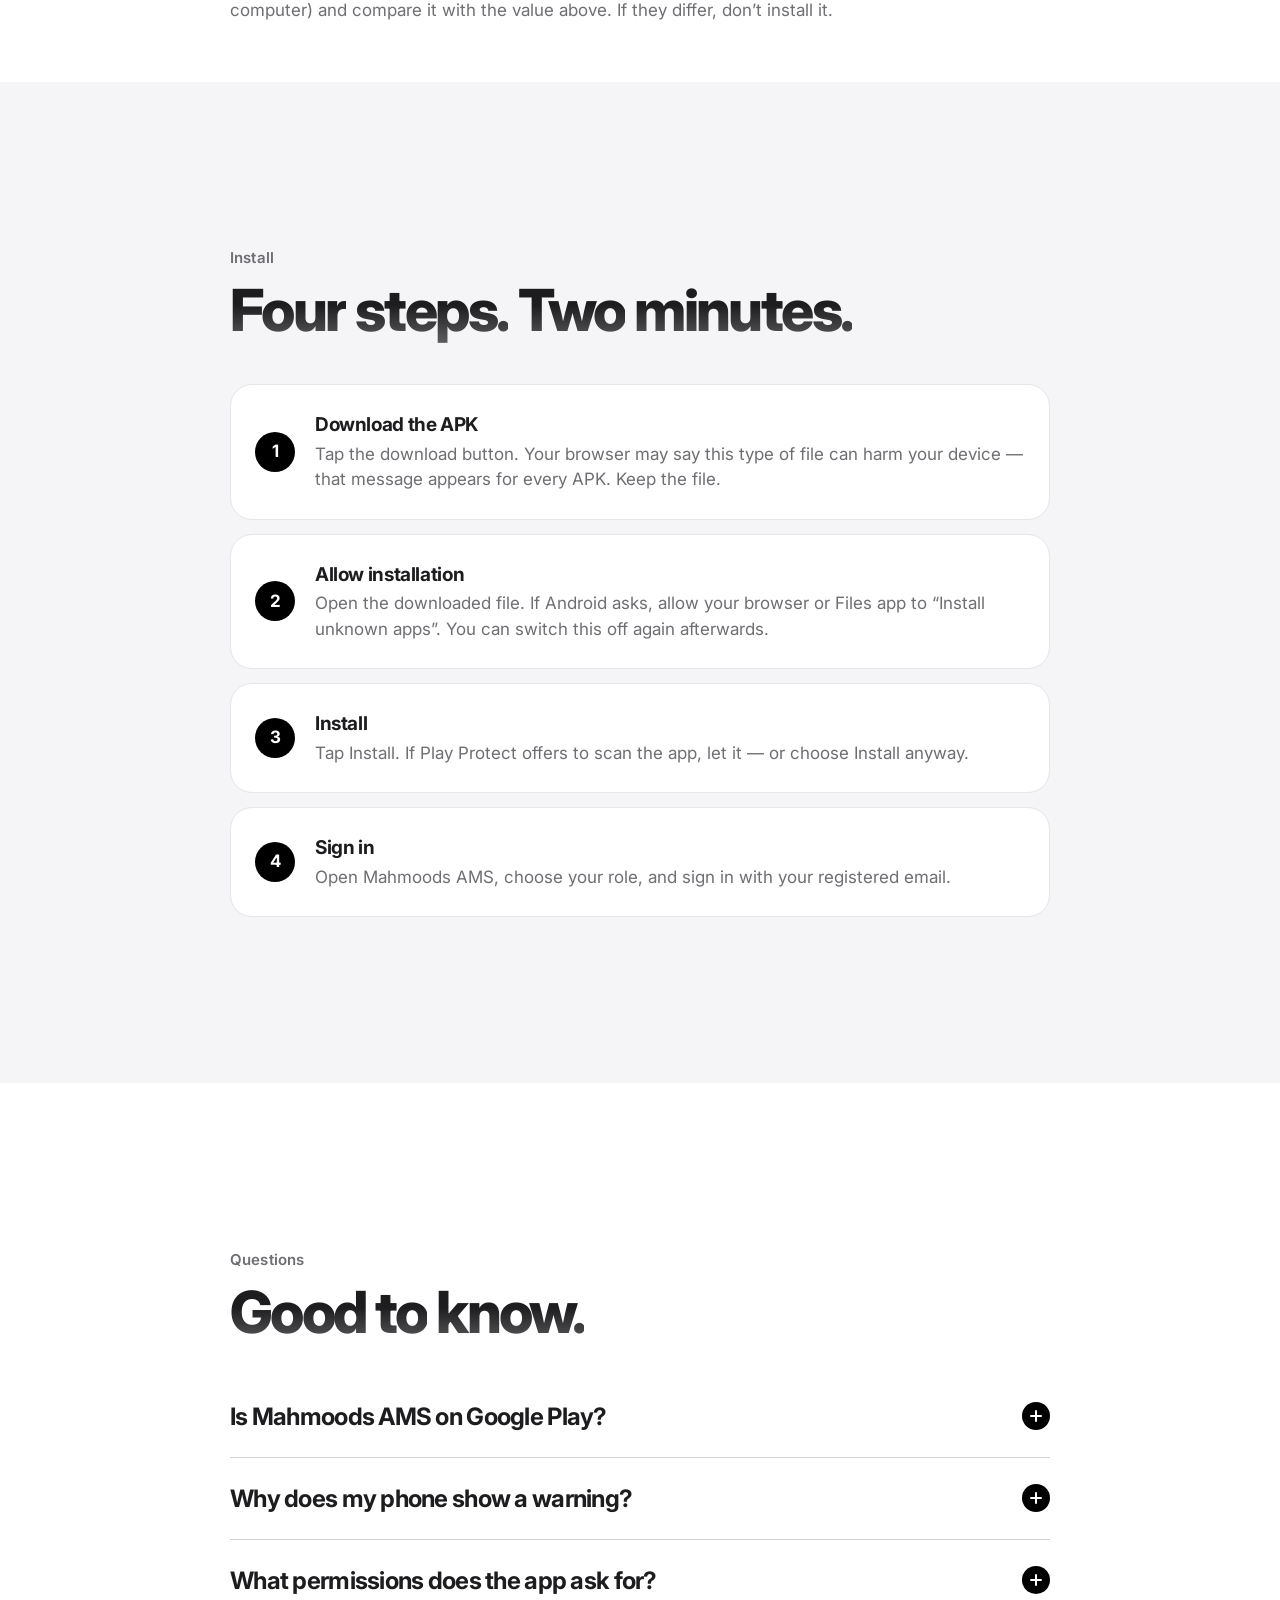
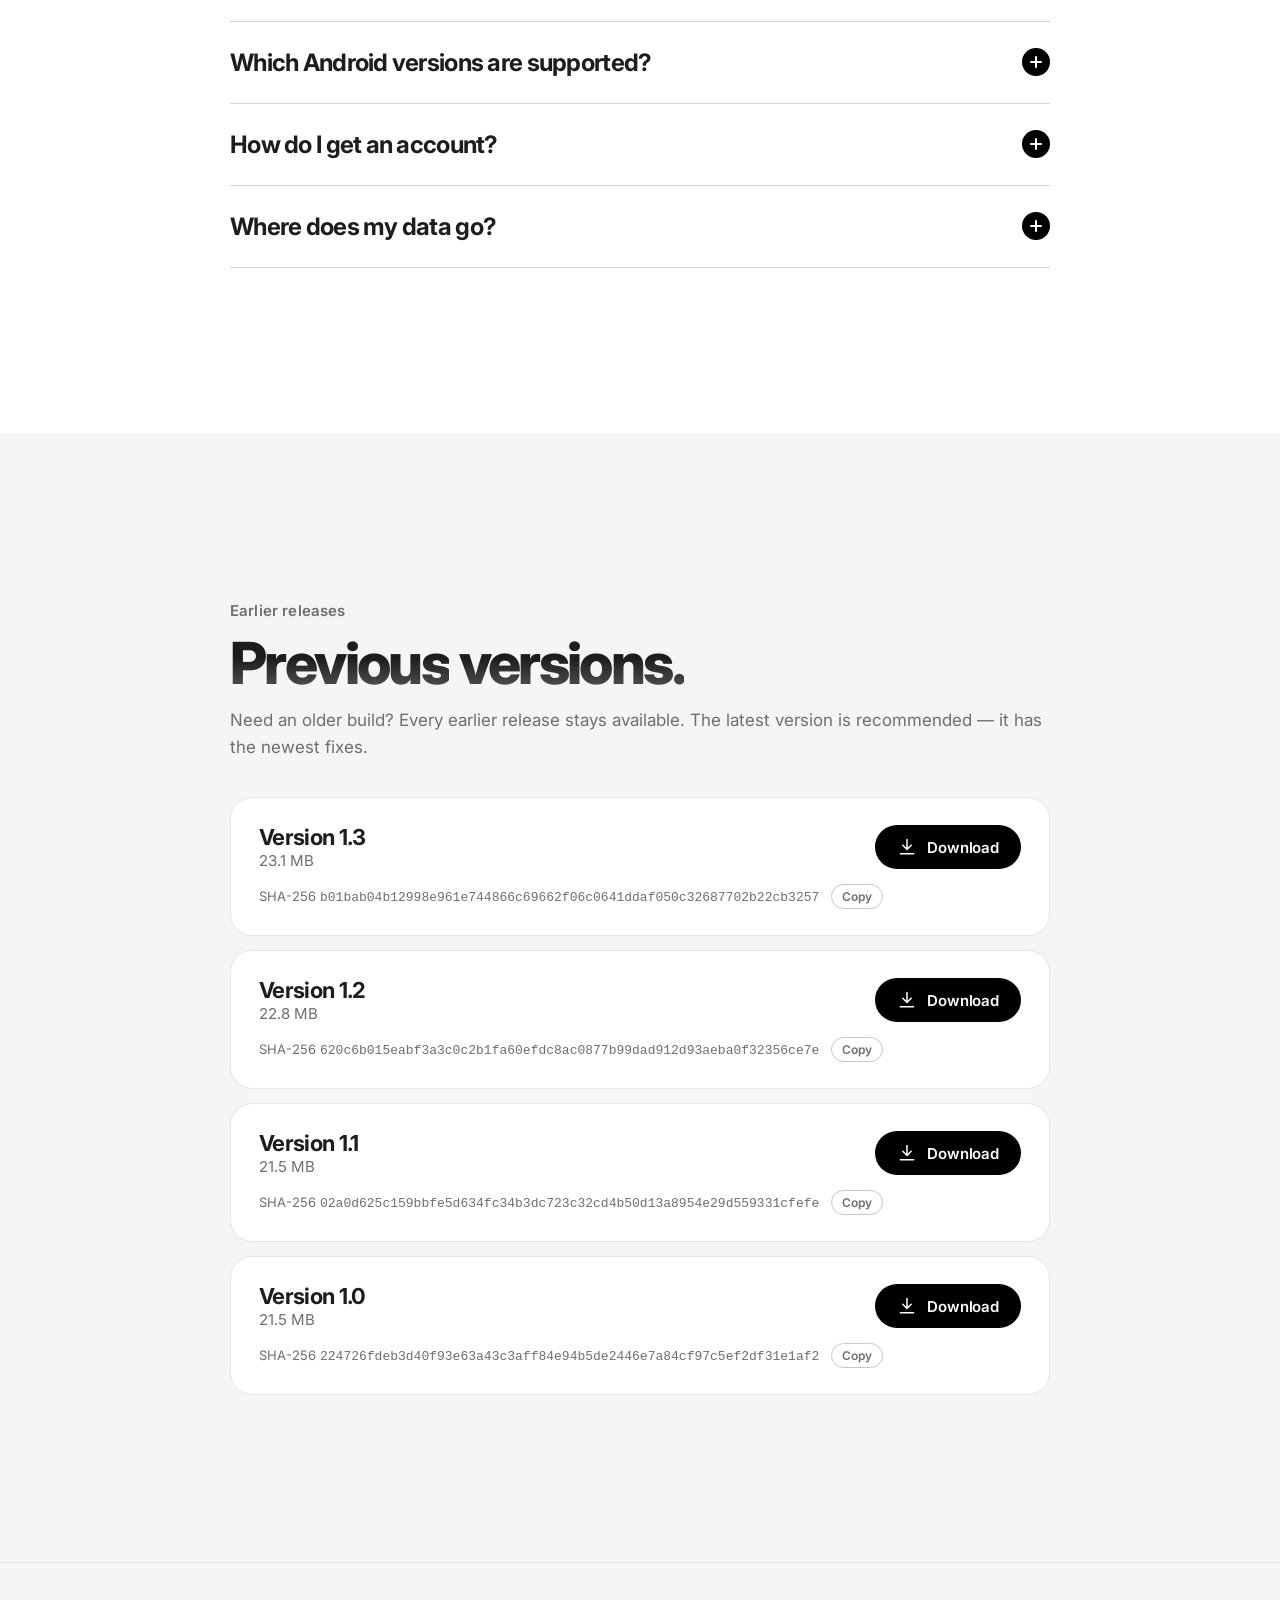
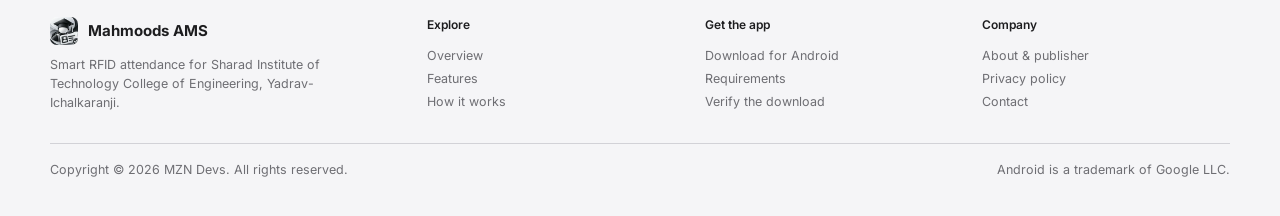
<file: download.html>
<!DOCTYPE html>
<html lang="en">
<head>
<meta charset="utf-8">
<meta name="viewport" content="width=device-width, initial-scale=1, viewport-fit=cover">
<title>Download Mahmoods AMS for Android</title>
<meta name="description" content="Download Mahmoods AMS v1.4 for Android — 23.1 MB, Android 7.0+. Includes install steps and a SHA-256 checksum to verify the file.">
<meta name="theme-color" content="#000000">
<meta property="og:type" content="website">
<meta property="og:title" content="Download Mahmoods AMS for Android">
<meta property="og:description" content="Download Mahmoods AMS v1.4 for Android — 23.1 MB, Android 7.0+. Includes install steps and a SHA-256 checksum to verify the file.">
<meta property="og:image" content="assets/img/icon-512.png">
<meta name="twitter:card" content="summary">
<link rel="icon" type="image/png" href="assets/img/favicon.png">
<link rel="apple-touch-icon" href="assets/img/apple-touch-icon.png">
<link rel="preconnect" href="https://fonts.googleapis.com">
<link rel="preconnect" href="https://fonts.gstatic.com" crossorigin>
<link href="https://fonts.googleapis.com/css2?family=Inter:wght@400;500;600;700;800&display=swap" rel="stylesheet">
<link rel="stylesheet" href="assets/css/style.css">
<noscript><style>body{opacity:1!important;animation:none!important}.rv,.rv-scale,.split .w>span{opacity:1!important;transform:none!important}.step{position:static!important;opacity:1!important;filter:none!important}.badge{opacity:1!important;transform:none!important}.track .seg{width:var(--w)!important}</style></noscript>

</head>
<body>
<header class="nav" id="nav">
  <div class="nav-inner">
    <a class="brand" href="index.html" aria-label="Mahmoods AMS home"><img src="assets/img/icon-96.webp" alt="" width="24" height="24">Mahmoods AMS</a>
    <nav class="nav-links" aria-label="Primary"><a href="index.html">Overview</a><a href="features.html">Features</a><a href="how-it-works.html">How it works</a><a href="about.html">About</a><a href="privacy.html">Privacy</a></nav>
    <a class="nav-cta" href="download.html" aria-current="page">Download</a>
    <button class="menu-btn" aria-label="Menu" aria-expanded="false"><span></span><span></span></button>
  </div>
</header>
<div class="drawer" aria-hidden="true"><a href="index.html">Overview</a><a href="features.html">Features</a><a href="how-it-works.html">How it works</a><a href="about.html">About</a><a href="privacy.html">Privacy</a><a href="download.html">Download</a></div>

<section class="phero" data-nav="dark" style="padding-bottom:clamp(60px,8vw,110px)">
  <div class="wrap" style="position:relative">
    <p class="eyebrow rv">Download</p>
    <h1 class="display split" style="font-size:clamp(44px,8vw,100px)"><span class="grad">Get Mahmoods AMS.</span></h1>
    <p class="lead rv" style="--d:.2s">Direct download for Android. No account needed to install.</p>
    <div class="dl-card rv-scale" style="margin-top:64px;text-align:left;--d:.15s">
      <img class="app-ico" src="assets/img/icon-512.png" alt="Mahmoods AMS app icon" width="190" height="190">
      <div>
        <h2>Mahmoods AMS</h2>
        <p class="meta">Smart RFID Attendance &middot; Version 1.4 &middot; 23.1 MB &middot; Android 7.0+</p>
        <div class="btn-row">
          <a class="btn btn-dark btn-lg" href="downloads/Mahmoods-AMS-v1.4.apk" download><svg class="" viewBox="0 0 24 24" fill="none" stroke="currentColor" stroke-width="1.8" stroke-linecap="round" stroke-linejoin="round" aria-hidden="true"><path d="M12 3v12m0 0l-5-5m5 5l5-5M4 20h16"/></svg>Download APK</a>
          <a class="link" href="#install">How to install &rsaquo;</a><!-- PREVLINK:START --><a class="link" href="#previous">Previous versions &rsaquo;</a><!-- PREVLINK:END -->
        </div>
      </div>
    </div>
  </div>
</section>

<section class="sec" id="requirements" data-nav="light" style="padding-bottom:40px">
  <div class="narrow">
    <p class="eyebrow rv">Requirements &amp; details</p>
    <h2 class="h2 split grad-dark" style="font-size:clamp(32px,4.6vw,58px)">The specifics.</h2>
    <table class="spec rv" style="margin-top:36px" id="verify">
      <tr><th>Version</th><td>1.4</td></tr>
      <tr><th>File size</th><td>23.1 MB</td></tr>
      <tr><th>Requires</th><td>Android 7.0 or later</td></tr>
      <tr><th>Package name</th><td>com.aistudio.smartattendance.rfidams</td></tr>
      <tr><th>Permissions</th><td>Internet, network state</td></tr>
      <tr><th>Publisher</th><td>MZN Devs</td></tr>
      <tr><th>SHA-256</th><td><span class="hash" id="sha">91bc095e0a317a5792da4a3d26d238f1a6e91a6e02bd8529615c42bd410ea948</span> <button class="copy" data-copy="#sha">Copy</button></td></tr>
    </table>
<!-- NOTES:START --><!-- NOTES:END -->
    <p class="body rv" style="margin-top:22px">To verify your download, compute the file&rsquo;s SHA-256 (for example <span class="hash">sha256sum Mahmoods-AMS-v1.4.apk</span> on a computer) and compare it with the value above. If they differ, don&rsquo;t install it.</p>
  </div>
</section>

<section class="sec mist" id="install" data-nav="light">
  <div class="narrow">
    <p class="eyebrow rv">Install</p>
    <h2 class="h2 split grad-dark" style="font-size:clamp(32px,4.6vw,58px)">Four steps. Two minutes.</h2>
    <ol class="steps-list rv" style="margin-top:44px"><li><b>Download the APK</b>Tap the download button. Your browser may say this type of file can harm your device &mdash; that message appears for every APK. Keep the file.</li><li><b>Allow installation</b>Open the downloaded file. If Android asks, allow your browser or Files app to &ldquo;Install unknown apps&rdquo;. You can switch this off again afterwards.</li><li><b>Install</b>Tap Install. If Play Protect offers to scan the app, let it &mdash; or choose Install anyway.</li><li><b>Sign in</b>Open Mahmoods AMS, choose your role, and sign in with your registered email.</li></ol>
  </div>
</section>

<section class="sec" data-nav="light">
  <div class="narrow faq">
    <p class="eyebrow rv">Questions</p>
    <h2 class="h2 split grad-dark" style="font-size:clamp(32px,4.6vw,58px);margin-bottom:34px">Good to know.</h2>
    <div class="rv"><details><summary>Is Mahmoods AMS on Google Play?<i></i></summary><div class="ans">Not yet. Version 1.4 is distributed as a direct APK from this site, which is why your phone asks for a one-time permission to install it.</div></details><details><summary>Why does my phone show a warning?<i></i></summary><div class="ans">Android warns about any app installed from outside the Play Store, and Google Play Protect may offer to scan it. That is expected for a direct download. To be sure you have the genuine file, compare its SHA-256 fingerprint with the one on this page.</div></details><details><summary>What permissions does the app ask for?<i></i></summary><div class="ans">Its manifest requests only Internet access and network-state access &mdash; no camera, contacts, location or storage permissions.</div></details><details><summary>Which Android versions are supported?<i></i></summary><div class="ans">Android 7.0 (Nougat) and newer.</div></details><details><summary>How do I get an account?<i></i></summary><div class="ans">Students can register from the sign-in screen. Staff accounts are set up for the institution. The role you pick at sign-in must match the role on your account.</div></details><details><summary>Where does my data go?<i></i></summary><div class="ans">Read the privacy policy &mdash; it explains what is handled, why, and how to ask for access or deletion.</div></details></div>
  </div>
</section>
<!-- PREVIOUS:START --><section class="sec mist" id="previous" data-nav="light"><div class="narrow"><p class="eyebrow rv">Earlier releases</p><h2 class="h2 split grad-dark" style="font-size:clamp(32px,4.6vw,58px)">Previous versions.</h2><p class="body rv" style="margin-top:14px">Need an older build? Every earlier release stays available. The latest version is recommended &mdash; it has the newest fixes.</p><div class="ver-list rv"><article class="ver"><div class="ver-main"><b>Version 1.3</b><span>23.1 MB</span></div><a class="btn btn-dark" href="downloads/Mahmoods-AMS-v1.3.apk" download><svg viewBox="0 0 24 24" fill="none" stroke="currentColor" stroke-width="1.8" stroke-linecap="round" stroke-linejoin="round" aria-hidden="true" width="18" height="18"><path d="M12 3v12m0 0l-5-5m5 5l5-5M4 20h16"/></svg>Download</a><div class="ver-hash">SHA-256 <span class="hash" id="sha-0">b01bab04b12998e961e744866c69662f06c0641ddaf050c32687702b22cb3257</span> <button class="copy" data-copy="#sha-0">Copy</button></div></article><article class="ver"><div class="ver-main"><b>Version 1.2</b><span>22.8 MB</span></div><a class="btn btn-dark" href="downloads/Mahmoods-AMS-v1.2.apk" download><svg viewBox="0 0 24 24" fill="none" stroke="currentColor" stroke-width="1.8" stroke-linecap="round" stroke-linejoin="round" aria-hidden="true" width="18" height="18"><path d="M12 3v12m0 0l-5-5m5 5l5-5M4 20h16"/></svg>Download</a><div class="ver-hash">SHA-256 <span class="hash" id="sha-1">620c6b015eabf3a3c0c2b1fa60efdc8ac0877b99dad912d93aeba0f32356ce7e</span> <button class="copy" data-copy="#sha-1">Copy</button></div></article><article class="ver"><div class="ver-main"><b>Version 1.1</b><span>21.5 MB</span></div><a class="btn btn-dark" href="downloads/Mahmoods-AMS-v1.1.apk" download><svg viewBox="0 0 24 24" fill="none" stroke="currentColor" stroke-width="1.8" stroke-linecap="round" stroke-linejoin="round" aria-hidden="true" width="18" height="18"><path d="M12 3v12m0 0l-5-5m5 5l5-5M4 20h16"/></svg>Download</a><div class="ver-hash">SHA-256 <span class="hash" id="sha-2">02a0d625c159bbfe5d634fc34b3dc723c32cd4b50d13a8954e29d559331cfefe</span> <button class="copy" data-copy="#sha-2">Copy</button></div></article><article class="ver"><div class="ver-main"><b>Version 1.0</b><span>21.5 MB</span></div><a class="btn btn-dark" href="downloads/Mahmoods-AMS-v1.0.apk" download><svg viewBox="0 0 24 24" fill="none" stroke="currentColor" stroke-width="1.8" stroke-linecap="round" stroke-linejoin="round" aria-hidden="true" width="18" height="18"><path d="M12 3v12m0 0l-5-5m5 5l5-5M4 20h16"/></svg>Download</a><div class="ver-hash">SHA-256 <span class="hash" id="sha-3">224726fdeb3d40f93e63a43c3aff84e94b5de2446e7a84cf97c5ef2df31e1af2</span> <button class="copy" data-copy="#sha-3">Copy</button></div></article></div></div></section><!-- PREVIOUS:END -->
<footer class="footer" data-nav="light">
  <div class="wrap">
    <div class="cols">
      <div>
        <div class="fbrand"><img src="assets/img/icon-96.webp" alt="" width="28" height="28">Mahmoods AMS</div>
        <p style="margin:0;max-width:300px;line-height:1.55">Smart RFID attendance for Sharad Institute of Technology College of Engineering, Yadrav-Ichalkaranji.</p>
      </div>
      <div><h4>Explore</h4><a href="index.html">Overview</a><a href="features.html">Features</a><a href="how-it-works.html">How it works</a></div>
      <div><h4>Get the app</h4><a href="download.html">Download for Android</a><a href="download.html#requirements">Requirements</a><a href="download.html#verify">Verify the download</a></div>
      <div><h4>Company</h4><a href="about.html">About &amp; publisher</a><a href="privacy.html">Privacy policy</a><a href="mailto:9900unknown0099@gmail.com">Contact</a></div>
    </div>
    <div class="legal">
      <span>Copyright &copy; 2026 MZN Devs. All rights reserved.</span>
      <span>Android is a trademark of Google LLC.</span>
    </div>
  </div>
</footer>
<script src="assets/js/main.js" defer></script>
</body>
</html>
</file>
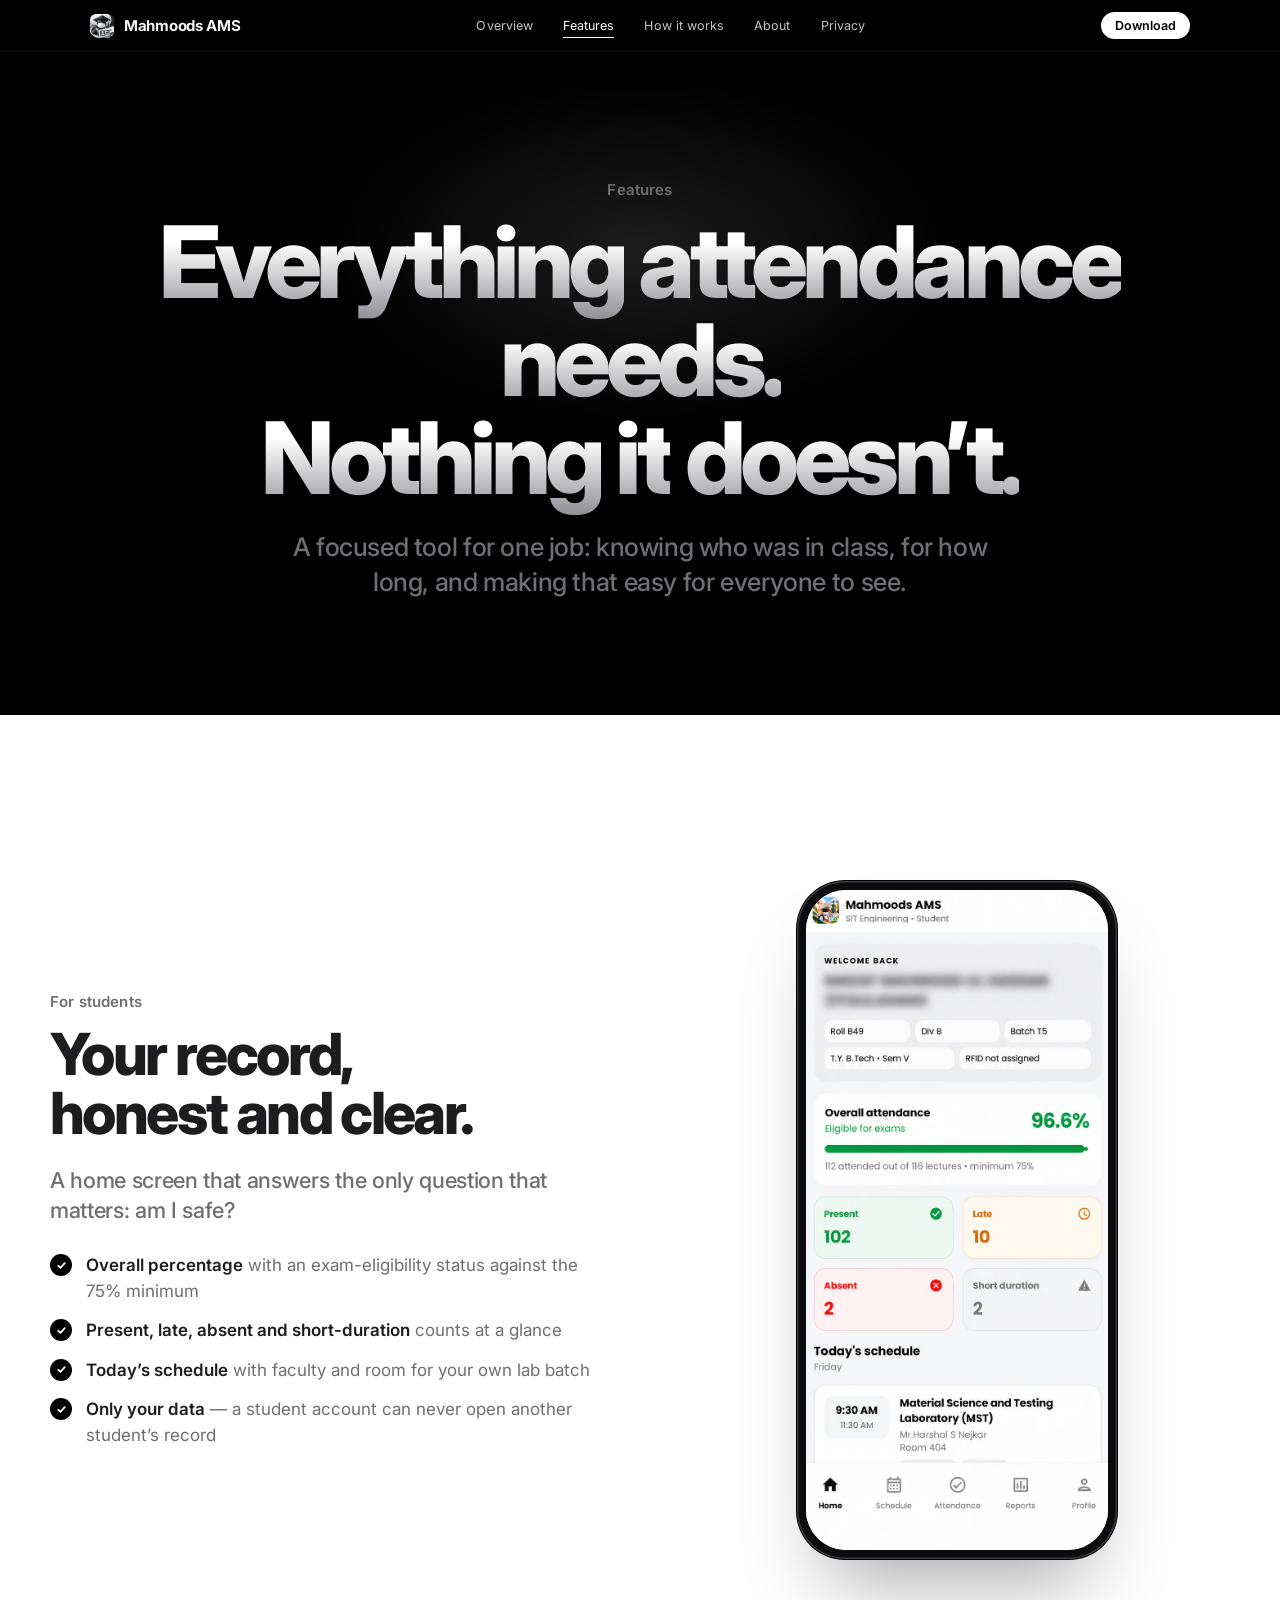
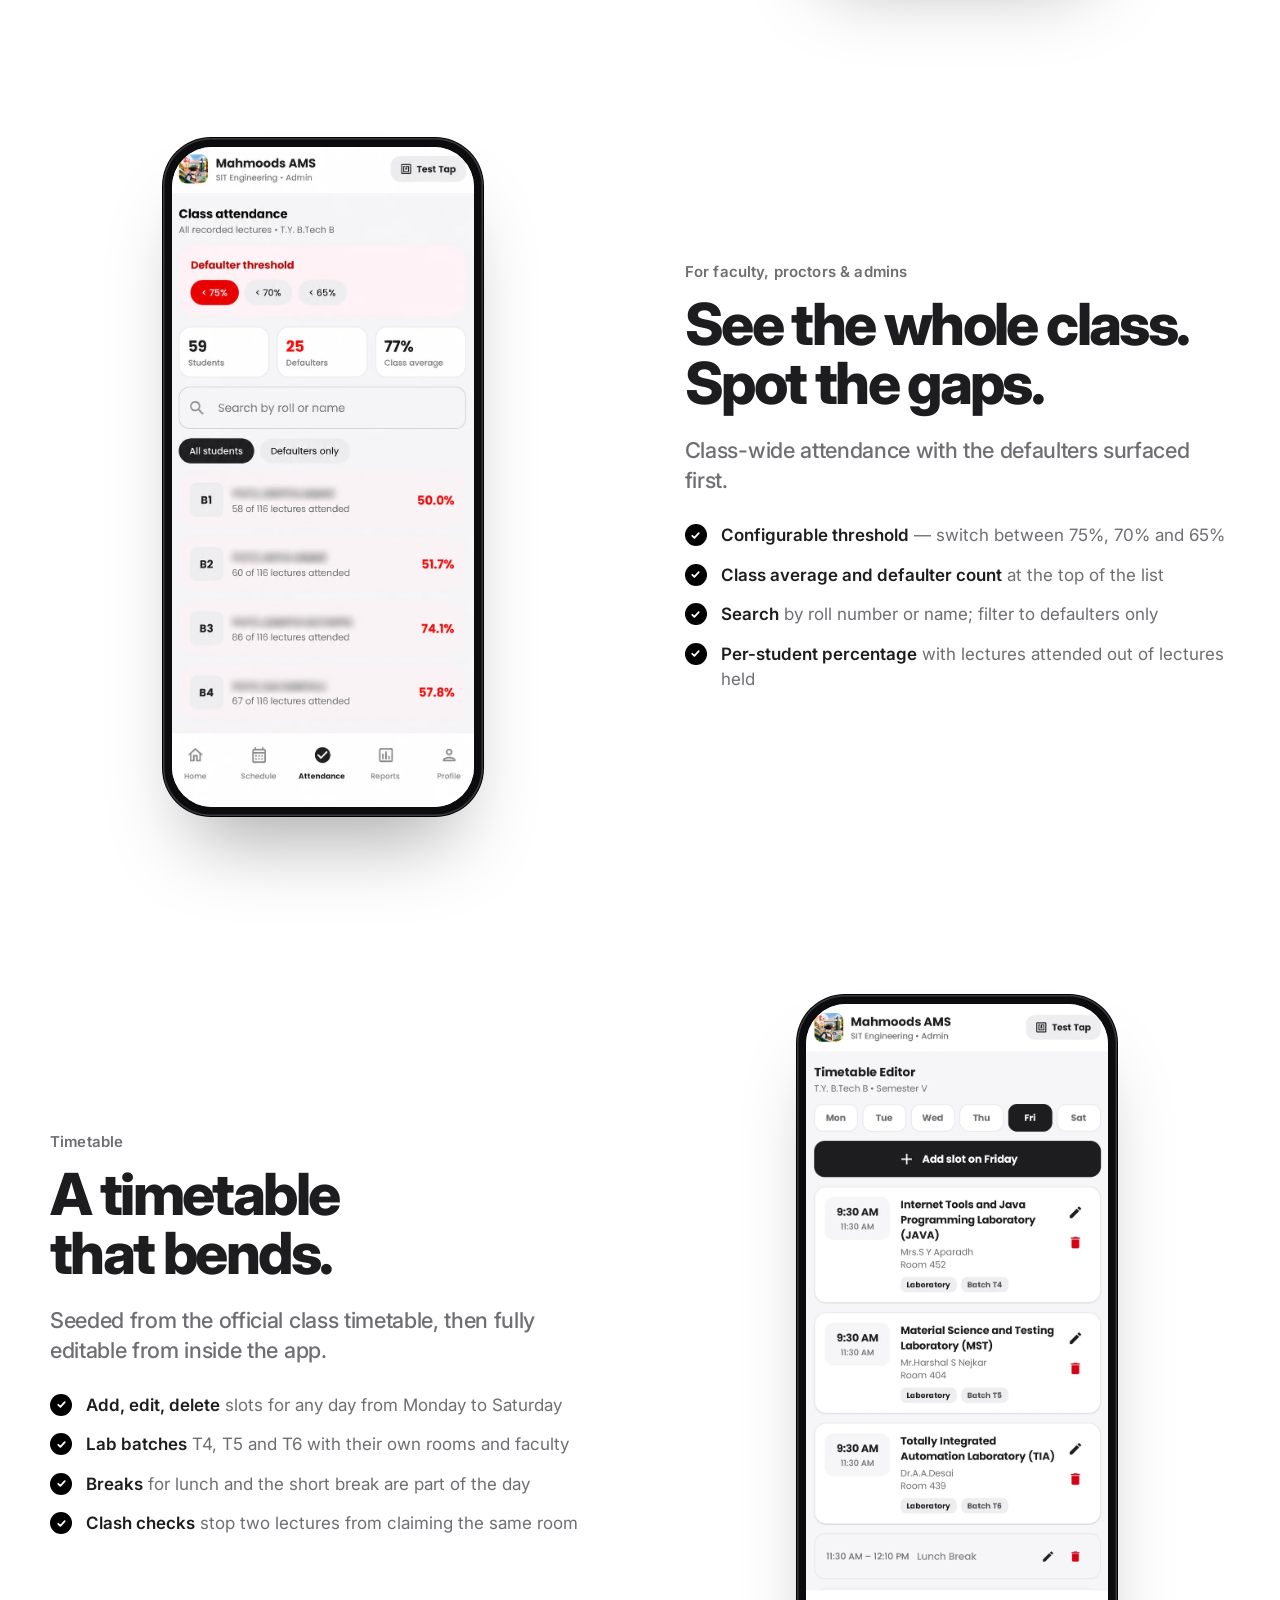
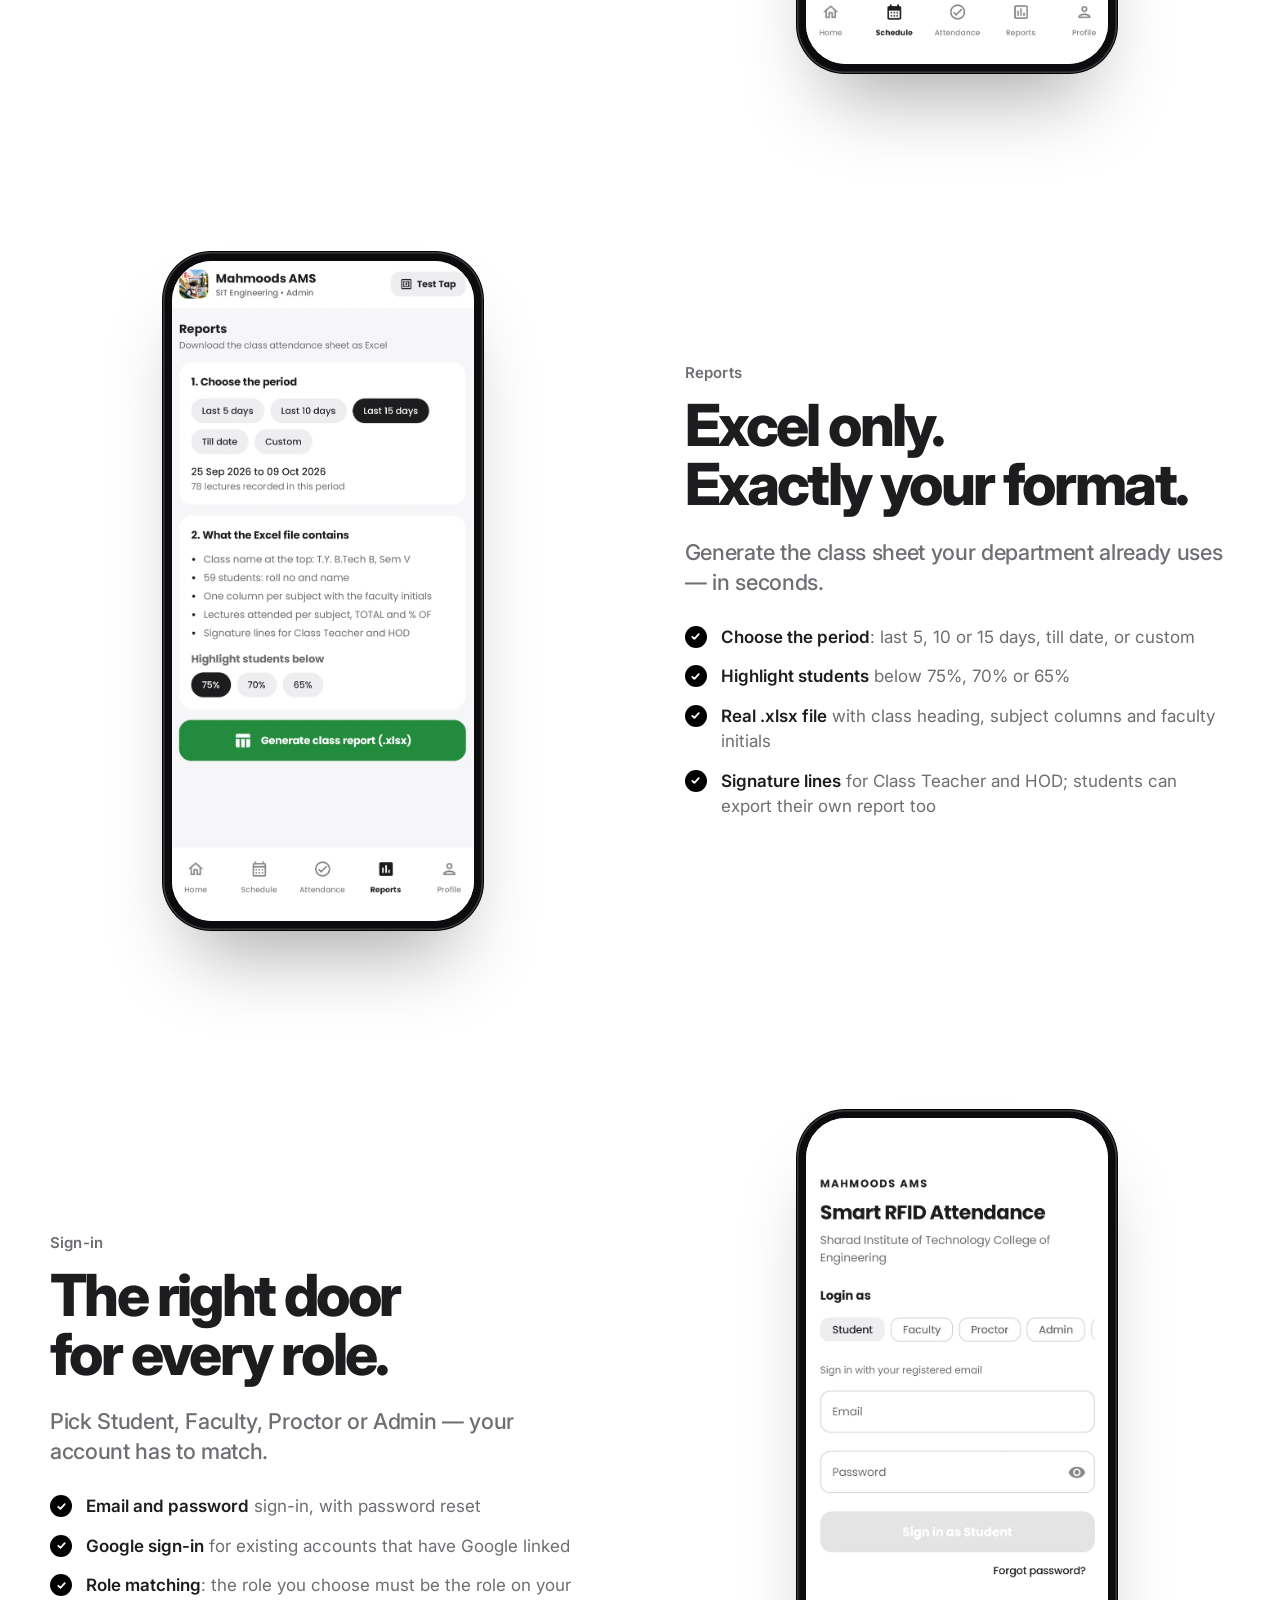
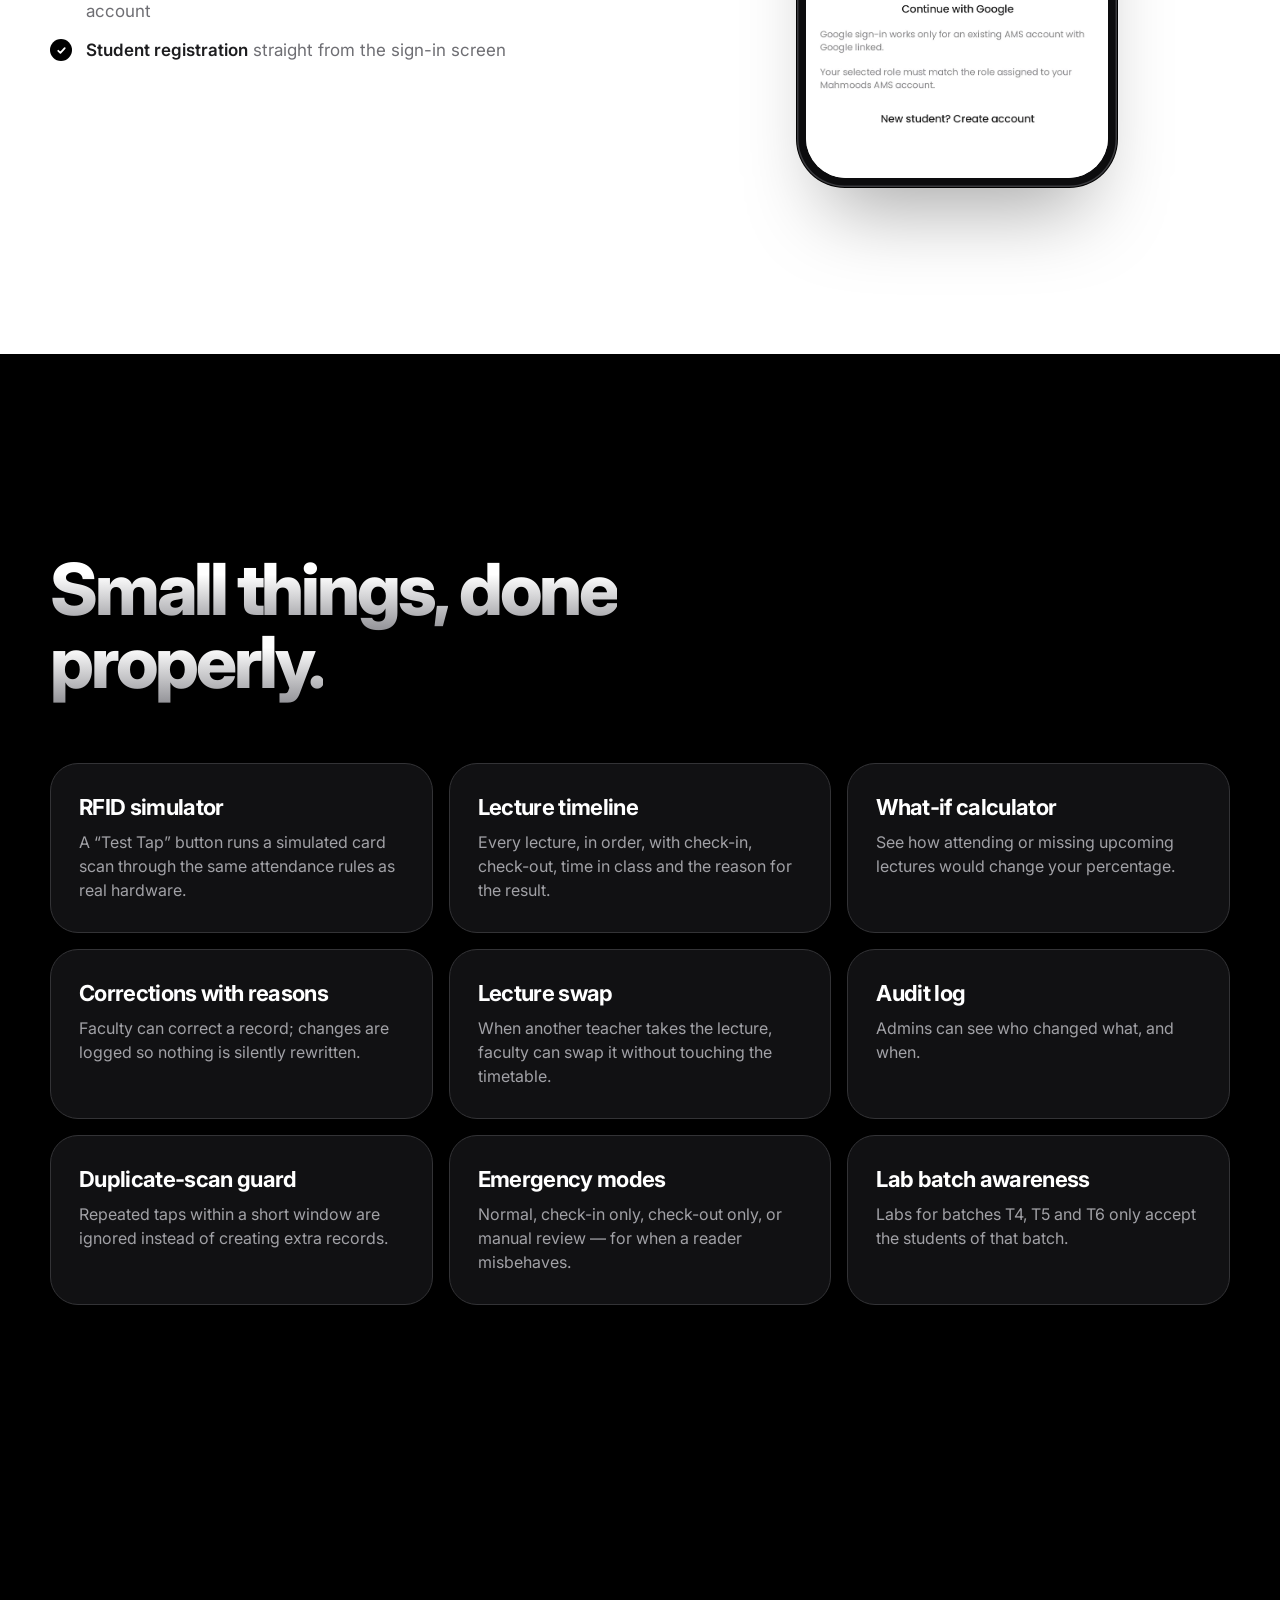
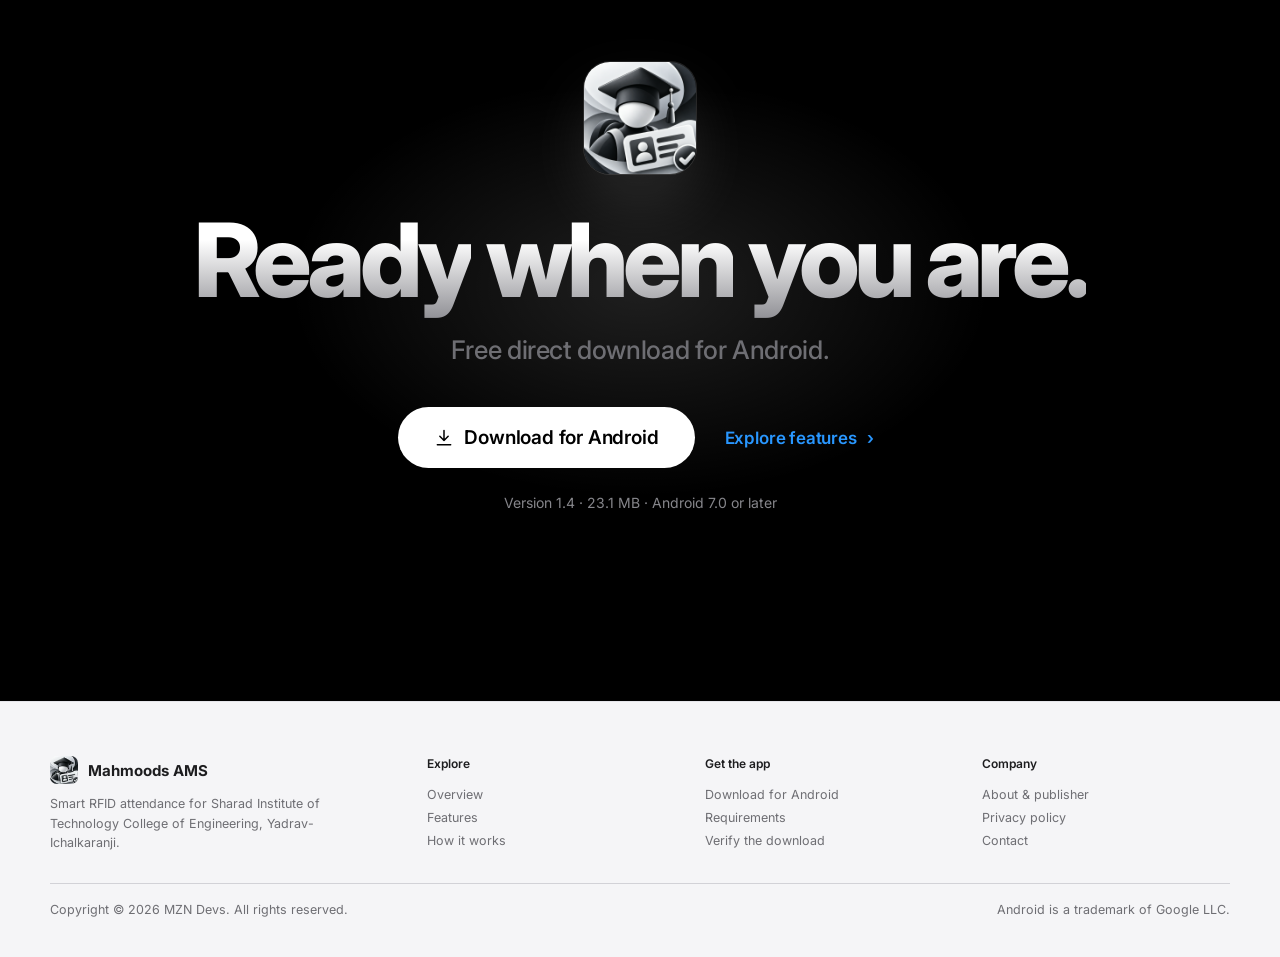
<file: features.html>
<!DOCTYPE html>
<html lang="en">
<head>
<meta charset="utf-8">
<meta name="viewport" content="width=device-width, initial-scale=1, viewport-fit=cover">
<title>Features — Mahmoods AMS</title>
<meta name="description" content="Student, faculty, proctor and admin tools: live attendance, defaulter tracking, editable timetables and Excel reports.">
<meta name="theme-color" content="#000000">
<meta property="og:type" content="website">
<meta property="og:title" content="Features — Mahmoods AMS">
<meta property="og:description" content="Student, faculty, proctor and admin tools: live attendance, defaulter tracking, editable timetables and Excel reports.">
<meta property="og:image" content="assets/img/icon-512.png">
<meta name="twitter:card" content="summary">
<link rel="icon" type="image/png" href="assets/img/favicon.png">
<link rel="apple-touch-icon" href="assets/img/apple-touch-icon.png">
<link rel="preconnect" href="https://fonts.googleapis.com">
<link rel="preconnect" href="https://fonts.gstatic.com" crossorigin>
<link href="https://fonts.googleapis.com/css2?family=Inter:wght@400;500;600;700;800&display=swap" rel="stylesheet">
<link rel="stylesheet" href="assets/css/style.css">
<noscript><style>body{opacity:1!important;animation:none!important}.rv,.rv-scale,.split .w>span{opacity:1!important;transform:none!important}.step{position:static!important;opacity:1!important;filter:none!important}.badge{opacity:1!important;transform:none!important}.track .seg{width:var(--w)!important}</style></noscript>

</head>
<body>
<header class="nav" id="nav">
  <div class="nav-inner">
    <a class="brand" href="index.html" aria-label="Mahmoods AMS home"><img src="assets/img/icon-96.webp" alt="" width="24" height="24">Mahmoods AMS</a>
    <nav class="nav-links" aria-label="Primary"><a href="index.html">Overview</a><a href="features.html" aria-current="page">Features</a><a href="how-it-works.html">How it works</a><a href="about.html">About</a><a href="privacy.html">Privacy</a></nav>
    <a class="nav-cta" href="download.html">Download</a>
    <button class="menu-btn" aria-label="Menu" aria-expanded="false"><span></span><span></span></button>
  </div>
</header>
<div class="drawer" aria-hidden="true"><a href="index.html">Overview</a><a href="features.html">Features</a><a href="how-it-works.html">How it works</a><a href="about.html">About</a><a href="privacy.html">Privacy</a><a href="download.html">Download</a></div>

<section class="phero" data-nav="dark">
  <div class="wrap" style="position:relative">
    <p class="eyebrow rv">Features</p>
    <h1 class="display split" style="font-size:clamp(44px,8vw,100px)"><span class="grad">Everything attendance needs.<br>Nothing it doesn&rsquo;t.</span></h1>
    <p class="lead rv" style="--d:.2s">A focused tool for one job: knowing who was in class, for how long, and making that easy for everyone to see.</p>
  </div>
</section>

<section class="sec" data-nav="light">
  <div class="wrap">
    <div class="frow ">
      <div class="ftext rv"><p class="eyebrow">For students</p><h2 class="h2" style="font-size:clamp(34px,4.6vw,58px)">Your record, <br>honest and clear.</h2><p class="lead" style="font-size:clamp(18px,1.7vw,22px)">A home screen that answers the only question that matters: am I safe?</p><ul class="checks"><li><span><b>Overall percentage</b> with an exam-eligibility status against the 75% minimum</span></li><li><span><b>Present, late, absent and short-duration</b> counts at a glance</span></li><li><span><b>Today&rsquo;s schedule</b> with faculty and room for your own lab batch</span></li><li><span><b>Only your data</b> &mdash; a student account can never open another student&rsquo;s record</span></li></ul></div>
      <div class="fphone rv-scale"><div class="phone on-light"><div class="screen"><img src="assets/img/student.webp" alt="Student home screen showing overall attendance and today's schedule" width="760" height="1610" decoding="async" loading="lazy"></div></div></div></div>
    <div class="frow flip">
      <div class="ftext rv"><p class="eyebrow">For faculty, proctors &amp; admins</p><h2 class="h2" style="font-size:clamp(34px,4.6vw,58px)">See the whole class. <br>Spot the gaps.</h2><p class="lead" style="font-size:clamp(18px,1.7vw,22px)">Class-wide attendance with the defaulters surfaced first.</p><ul class="checks"><li><span><b>Configurable threshold</b> &mdash; switch between 75%, 70% and 65%</span></li><li><span><b>Class average and defaulter count</b> at the top of the list</span></li><li><span><b>Search</b> by roll number or name; filter to defaulters only</span></li><li><span><b>Per-student percentage</b> with lectures attended out of lectures held</span></li></ul></div>
      <div class="fphone rv-scale"><div class="phone on-light"><div class="screen"><img src="assets/img/admin.webp" alt="Class attendance screen with defaulter threshold" width="760" height="1610" decoding="async" loading="lazy"></div></div></div></div>
    <div class="frow ">
      <div class="ftext rv"><p class="eyebrow">Timetable</p><h2 class="h2" style="font-size:clamp(34px,4.6vw,58px)">A timetable <br>that bends.</h2><p class="lead" style="font-size:clamp(18px,1.7vw,22px)">Seeded from the official class timetable, then fully editable from inside the app.</p><ul class="checks"><li><span><b>Add, edit, delete</b> slots for any day from Monday to Saturday</span></li><li><span><b>Lab batches</b> T4, T5 and T6 with their own rooms and faculty</span></li><li><span><b>Breaks</b> for lunch and the short break are part of the day</span></li><li><span><b>Clash checks</b> stop two lectures from claiming the same room</span></li></ul></div>
      <div class="fphone rv-scale"><div class="phone on-light"><div class="screen"><img src="assets/img/timetable.webp" alt="Timetable editor screen for Friday" width="760" height="1610" decoding="async" loading="lazy"></div></div></div></div>
    <div class="frow flip">
      <div class="ftext rv"><p class="eyebrow">Reports</p><h2 class="h2" style="font-size:clamp(34px,4.6vw,58px)">Excel only. <br>Exactly your format.</h2><p class="lead" style="font-size:clamp(18px,1.7vw,22px)">Generate the class sheet your department already uses &mdash; in seconds.</p><ul class="checks"><li><span><b>Choose the period</b>: last 5, 10 or 15 days, till date, or custom</span></li><li><span><b>Highlight students</b> below 75%, 70% or 65%</span></li><li><span><b>Real .xlsx file</b> with class heading, subject columns and faculty initials</span></li><li><span><b>Signature lines</b> for Class Teacher and HOD; students can export their own report too</span></li></ul></div>
      <div class="fphone rv-scale"><div class="phone on-light"><div class="screen"><img src="assets/img/reports.webp" alt="Reports screen for generating the class Excel sheet" width="760" height="1610" decoding="async" loading="lazy"></div></div></div></div>
    <div class="frow ">
      <div class="ftext rv"><p class="eyebrow">Sign-in</p><h2 class="h2" style="font-size:clamp(34px,4.6vw,58px)">The right door <br>for every role.</h2><p class="lead" style="font-size:clamp(18px,1.7vw,22px)">Pick Student, Faculty, Proctor or Admin &mdash; your account has to match.</p><ul class="checks"><li><span><b>Email and password</b> sign-in, with password reset</span></li><li><span><b>Google sign-in</b> for existing accounts that have Google linked</span></li><li><span><b>Role matching</b>: the role you choose must be the role on your account</span></li><li><span><b>Student registration</b> straight from the sign-in screen</span></li></ul></div>
      <div class="fphone rv-scale"><div class="phone on-light"><div class="screen"><img src="assets/img/login.webp" alt="Sign-in screen with role selection" width="760" height="1610" decoding="async" loading="lazy"></div></div></div></div>
  </div>
</section>

<section class="sec dark" data-nav="dark">
  <div class="wrap">
    <p class="eyebrow rv">And the details</p>
    <h2 class="h2 split" style="max-width:820px"><span class="grad">Small things, done properly.</span></h2>
    <div class="grid-3" style="margin-top:64px"><div class="card rv" style="--d:0.00s;padding:30px 28px"><h3 style="font-size:22px">RFID simulator</h3><p style="margin-top:6px">A &ldquo;Test Tap&rdquo; button runs a simulated card scan through the same attendance rules as real hardware.</p></div><div class="card rv" style="--d:0.08s;padding:30px 28px"><h3 style="font-size:22px">Lecture timeline</h3><p style="margin-top:6px">Every lecture, in order, with check-in, check-out, time in class and the reason for the result.</p></div><div class="card rv" style="--d:0.16s;padding:30px 28px"><h3 style="font-size:22px">What-if calculator</h3><p style="margin-top:6px">See how attending or missing upcoming lectures would change your percentage.</p></div><div class="card rv" style="--d:0.00s;padding:30px 28px"><h3 style="font-size:22px">Corrections with reasons</h3><p style="margin-top:6px">Faculty can correct a record; changes are logged so nothing is silently rewritten.</p></div><div class="card rv" style="--d:0.08s;padding:30px 28px"><h3 style="font-size:22px">Lecture swap</h3><p style="margin-top:6px">When another teacher takes the lecture, faculty can swap it without touching the timetable.</p></div><div class="card rv" style="--d:0.16s;padding:30px 28px"><h3 style="font-size:22px">Audit log</h3><p style="margin-top:6px">Admins can see who changed what, and when.</p></div><div class="card rv" style="--d:0.00s;padding:30px 28px"><h3 style="font-size:22px">Duplicate-scan guard</h3><p style="margin-top:6px">Repeated taps within a short window are ignored instead of creating extra records.</p></div><div class="card rv" style="--d:0.08s;padding:30px 28px"><h3 style="font-size:22px">Emergency modes</h3><p style="margin-top:6px">Normal, check-in only, check-out only, or manual review &mdash; for when a reader misbehaves.</p></div><div class="card rv" style="--d:0.16s;padding:30px 28px"><h3 style="font-size:22px">Lab batch awareness</h3><p style="margin-top:6px">Labs for batches T4, T5 and T6 only accept the students of that batch.</p></div></div>
  </div>
</section>
<section class="cta" data-nav="dark">
  <div class="wrap" style="position:relative">
    <img class="app-ico rv-scale" src="assets/img/icon-512.png" alt="Mahmoods AMS app icon" width="112" height="112" loading="lazy">
    <h2 class="display split" style="font-size:clamp(44px,8vw,104px)"><span class="grad">Ready when you are.</span></h2>
    <p class="lead rv" style="max-width:560px;margin-inline:auto">Free direct download for Android.</p>
    <div class="btn-row rv" style="--d:.1s">
      <a class="btn btn-light btn-lg" href="download.html"><svg class="" viewBox="0 0 24 24" fill="none" stroke="currentColor" stroke-width="1.8" stroke-linecap="round" stroke-linejoin="round" aria-hidden="true"><path d="M12 3v12m0 0l-5-5m5 5l5-5M4 20h16"/></svg>Download for Android</a>
      <a class="btn btn-ghost" href="features.html" style="color:#2997ff">Explore features <span class="arr">&rsaquo;</span></a>
    </div>
    <small class="rv" style="--d:.2s">Version 1.4 &middot; 23.1 MB &middot; Android 7.0 or later</small>
  </div>
</section>

<footer class="footer" data-nav="light">
  <div class="wrap">
    <div class="cols">
      <div>
        <div class="fbrand"><img src="assets/img/icon-96.webp" alt="" width="28" height="28">Mahmoods AMS</div>
        <p style="margin:0;max-width:300px;line-height:1.55">Smart RFID attendance for Sharad Institute of Technology College of Engineering, Yadrav-Ichalkaranji.</p>
      </div>
      <div><h4>Explore</h4><a href="index.html">Overview</a><a href="features.html">Features</a><a href="how-it-works.html">How it works</a></div>
      <div><h4>Get the app</h4><a href="download.html">Download for Android</a><a href="download.html#requirements">Requirements</a><a href="download.html#verify">Verify the download</a></div>
      <div><h4>Company</h4><a href="about.html">About &amp; publisher</a><a href="privacy.html">Privacy policy</a><a href="mailto:9900unknown0099@gmail.com">Contact</a></div>
    </div>
    <div class="legal">
      <span>Copyright &copy; 2026 MZN Devs. All rights reserved.</span>
      <span>Android is a trademark of Google LLC.</span>
    </div>
  </div>
</footer>
<script src="assets/js/main.js" defer></script>
</body>
</html>
</file>
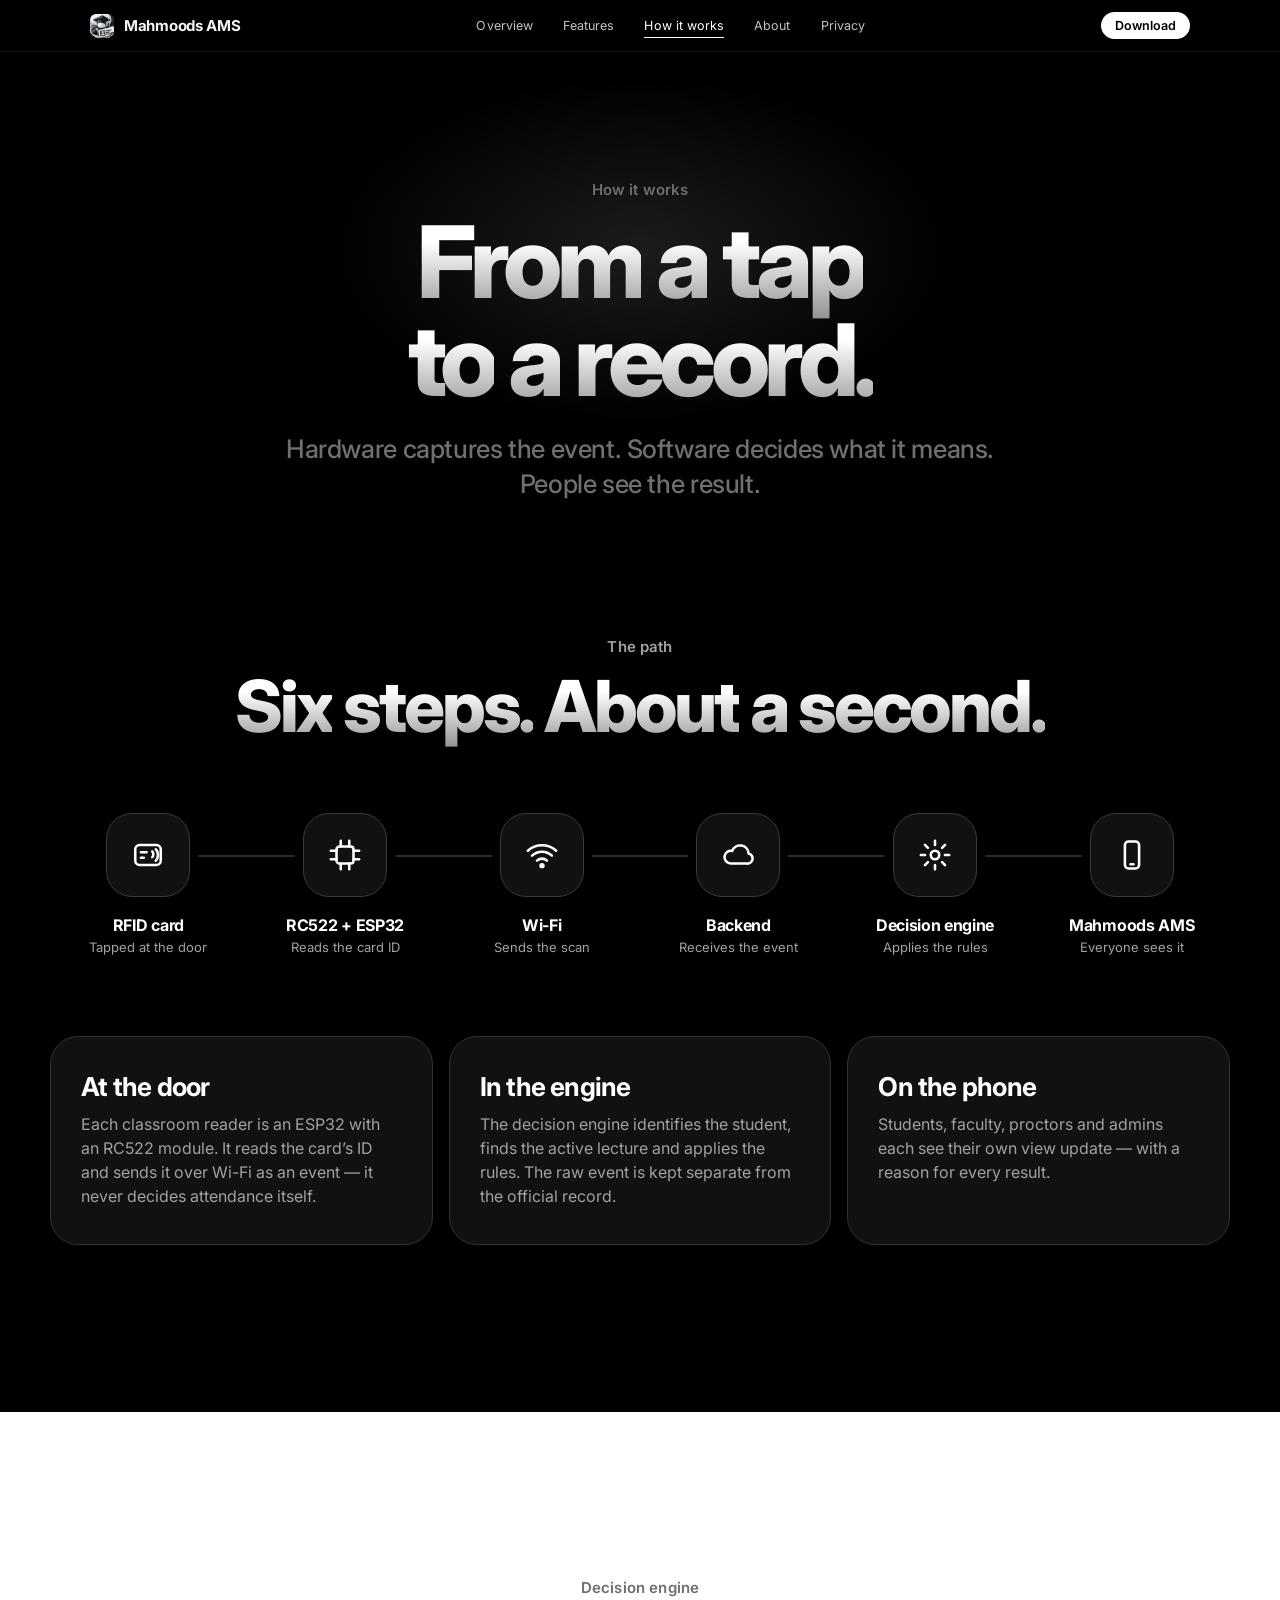
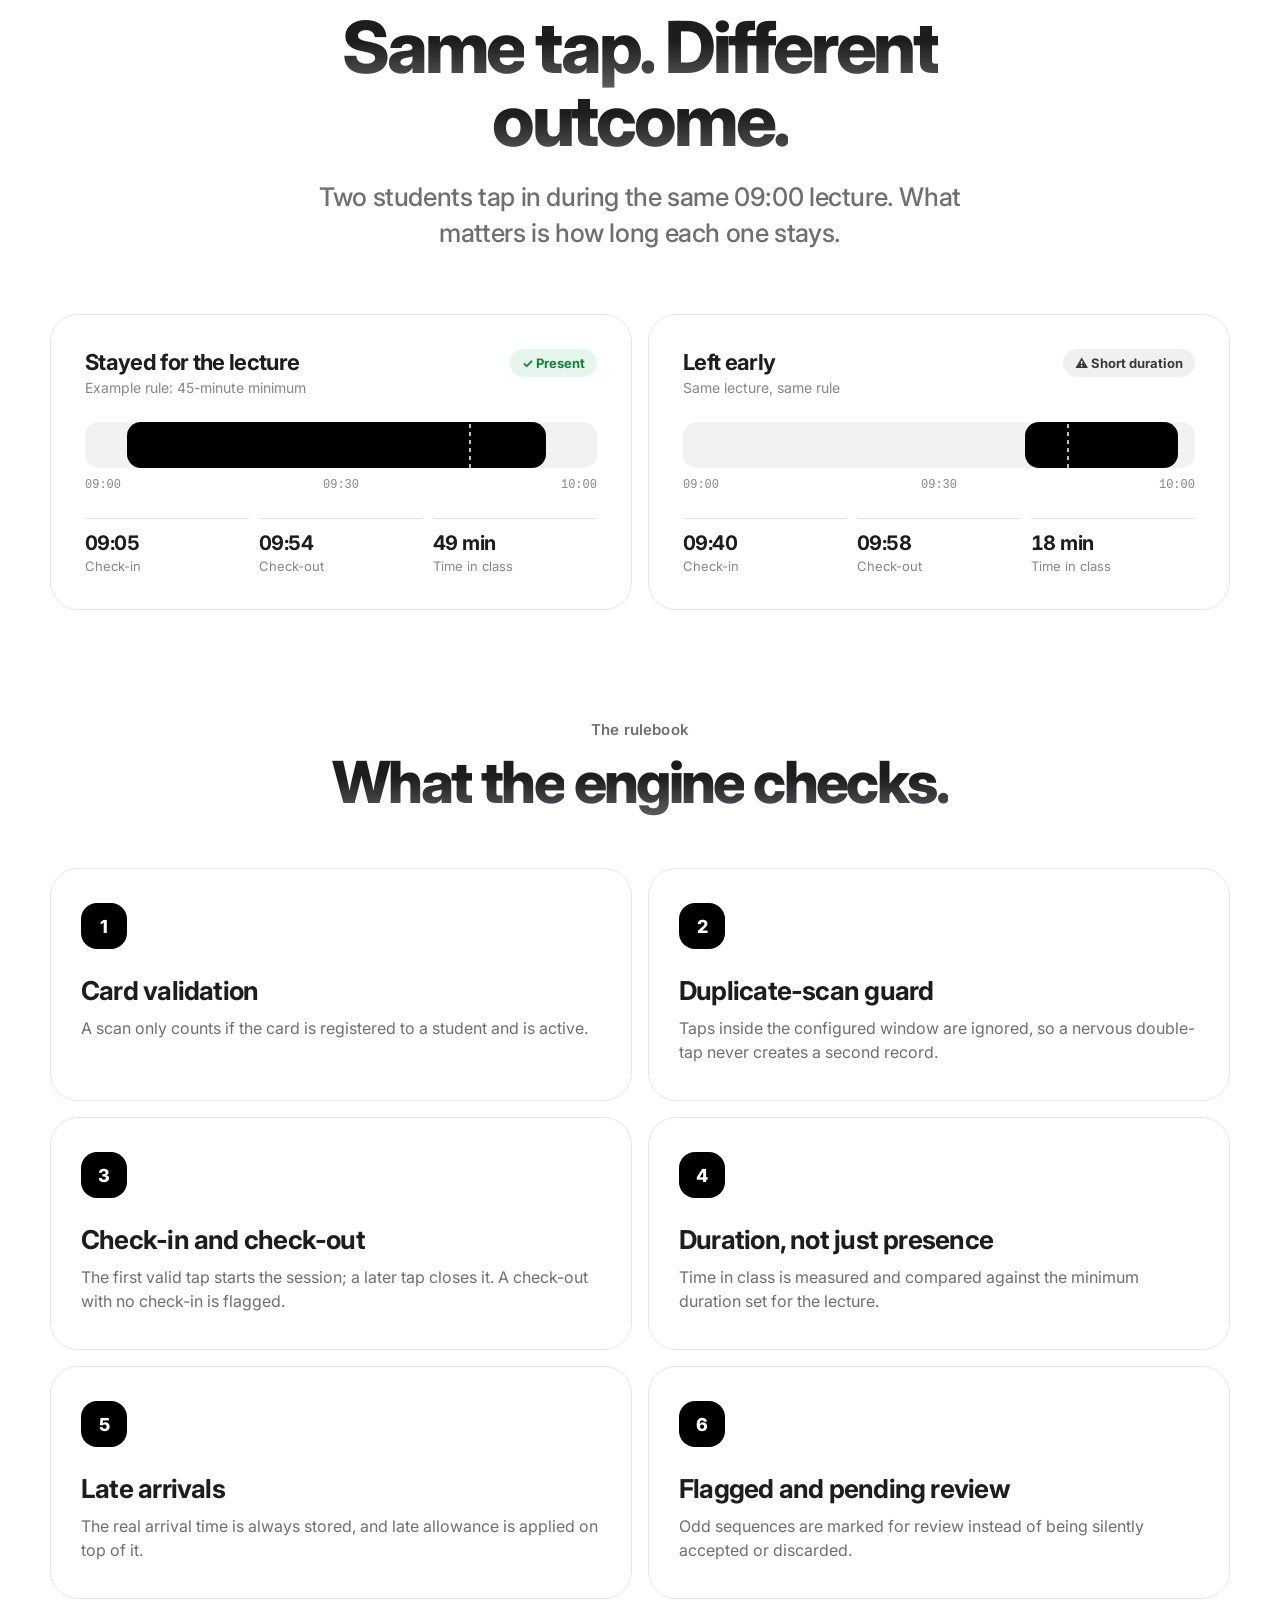
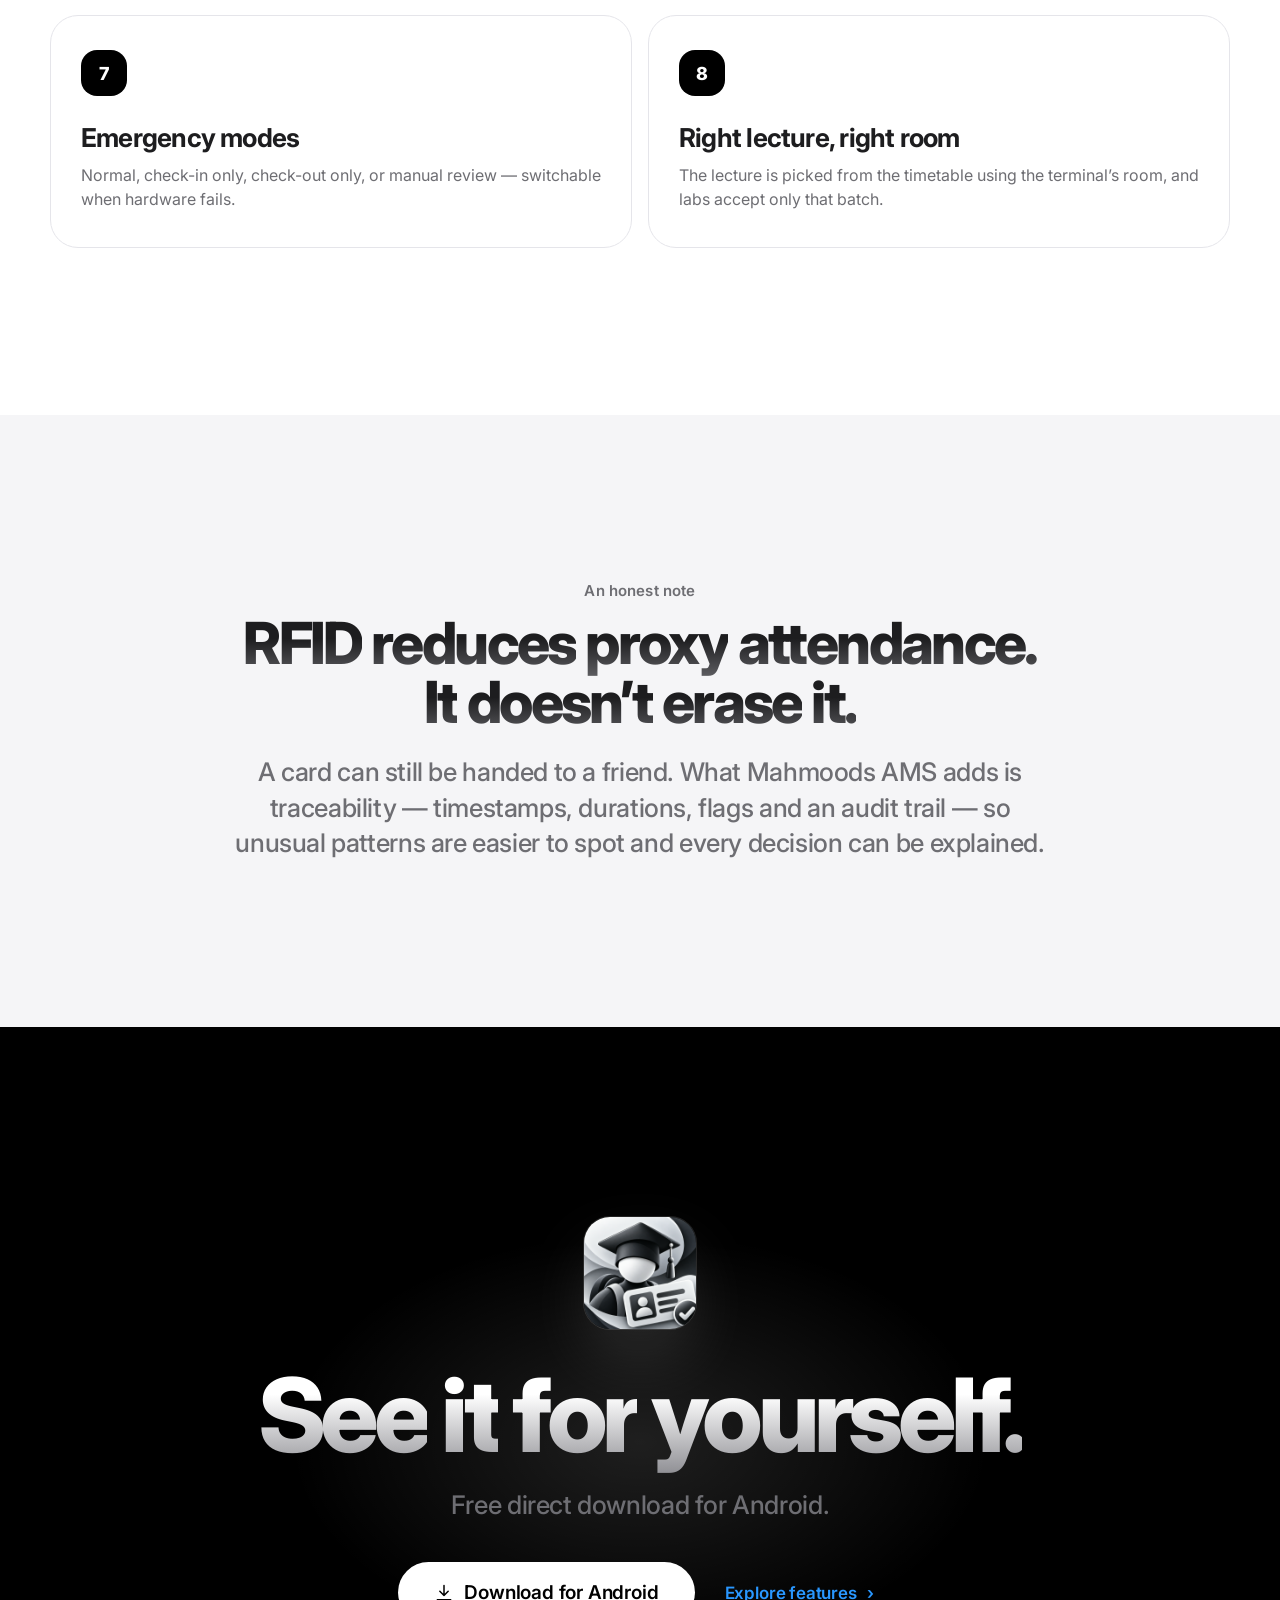
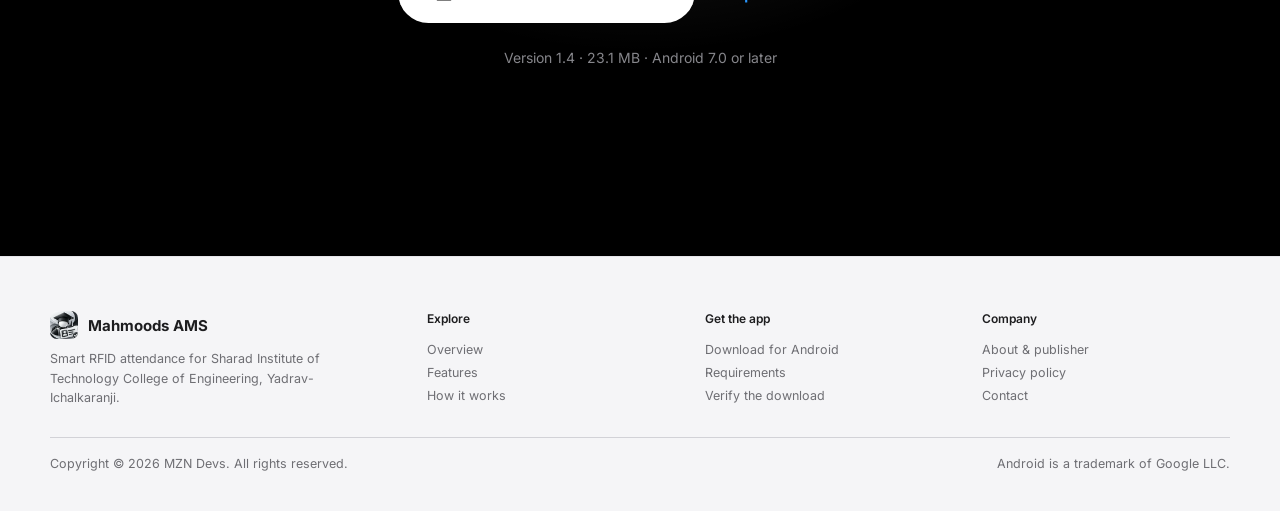
<file: how-it-works.html>
<!DOCTYPE html>
<html lang="en">
<head>
<meta charset="utf-8">
<meta name="viewport" content="width=device-width, initial-scale=1, viewport-fit=cover">
<title>How it works — Mahmoods AMS</title>
<meta name="description" content="From an RFID card tap to a rule-based attendance record: the hardware path and the decision engine behind Mahmoods AMS.">
<meta name="theme-color" content="#000000">
<meta property="og:type" content="website">
<meta property="og:title" content="How it works — Mahmoods AMS">
<meta property="og:description" content="From an RFID card tap to a rule-based attendance record: the hardware path and the decision engine behind Mahmoods AMS.">
<meta property="og:image" content="assets/img/icon-512.png">
<meta name="twitter:card" content="summary">
<link rel="icon" type="image/png" href="assets/img/favicon.png">
<link rel="apple-touch-icon" href="assets/img/apple-touch-icon.png">
<link rel="preconnect" href="https://fonts.googleapis.com">
<link rel="preconnect" href="https://fonts.gstatic.com" crossorigin>
<link href="https://fonts.googleapis.com/css2?family=Inter:wght@400;500;600;700;800&display=swap" rel="stylesheet">
<link rel="stylesheet" href="assets/css/style.css">
<noscript><style>body{opacity:1!important;animation:none!important}.rv,.rv-scale,.split .w>span{opacity:1!important;transform:none!important}.step{position:static!important;opacity:1!important;filter:none!important}.badge{opacity:1!important;transform:none!important}.track .seg{width:var(--w)!important}</style></noscript>

</head>
<body>
<header class="nav" id="nav">
  <div class="nav-inner">
    <a class="brand" href="index.html" aria-label="Mahmoods AMS home"><img src="assets/img/icon-96.webp" alt="" width="24" height="24">Mahmoods AMS</a>
    <nav class="nav-links" aria-label="Primary"><a href="index.html">Overview</a><a href="features.html">Features</a><a href="how-it-works.html" aria-current="page">How it works</a><a href="about.html">About</a><a href="privacy.html">Privacy</a></nav>
    <a class="nav-cta" href="download.html">Download</a>
    <button class="menu-btn" aria-label="Menu" aria-expanded="false"><span></span><span></span></button>
  </div>
</header>
<div class="drawer" aria-hidden="true"><a href="index.html">Overview</a><a href="features.html">Features</a><a href="how-it-works.html">How it works</a><a href="about.html">About</a><a href="privacy.html">Privacy</a><a href="download.html">Download</a></div>

<section class="phero" data-nav="dark">
  <div class="wrap" style="position:relative">
    <p class="eyebrow rv">How it works</p>
    <h1 class="display split" style="font-size:clamp(44px,8vw,100px)"><span class="grad">From a tap<br>to a record.</span></h1>
    <p class="lead rv" style="--d:.2s">Hardware captures the event. Software decides what it means. People see the result.</p>
  </div>
</section>

<section class="sec dark" data-nav="dark" style="padding-top:20px">
  <div class="wrap">
    <p class="eyebrow center rv">The path</p>
    <h2 class="h2 split center" style="max-width:820px;margin-inline:auto"><span class="grad">Six steps. About a second.</span></h2>
    <div class="flow rv"><div class="node" style="--n:0"><div class="disc"><svg class="" viewBox="0 0 24 24" fill="none" stroke="currentColor" stroke-width="1.8" stroke-linecap="round" stroke-linejoin="round" aria-hidden="true"><rect x="3" y="5" width="18" height="14" rx="3"/><path d="M7 10h4M7 14h2"/><path d="M15 9.5c1 .8 1 3.2 0 4M17.5 8c2 1.7 2 6.3 0 8"/></svg></div><b>RFID card</b><span>Tapped at the door</span></div><div class="node" style="--n:1"><div class="disc"><svg class="" viewBox="0 0 24 24" fill="none" stroke="currentColor" stroke-width="1.8" stroke-linecap="round" stroke-linejoin="round" aria-hidden="true"><rect x="6" y="6" width="12" height="12" rx="2"/><path d="M9 2v4M15 2v4M9 18v4M15 18v4M2 9h4M2 15h4M18 9h4M18 15h4"/></svg></div><b>RC522 + ESP32</b><span>Reads the card ID</span></div><div class="node" style="--n:2"><div class="disc"><svg class="" viewBox="0 0 24 24" fill="none" stroke="currentColor" stroke-width="1.8" stroke-linecap="round" stroke-linejoin="round" aria-hidden="true"><path d="M2 9a15 15 0 0 1 20 0M5 12.5a10 10 0 0 1 14 0M8.5 16a5 5 0 0 1 7 0"/><circle cx="12" cy="19.5" r="1" fill="currentColor"/></svg></div><b>Wi-Fi</b><span>Sends the scan</span></div><div class="node" style="--n:3"><div class="disc"><svg class="" viewBox="0 0 24 24" fill="none" stroke="currentColor" stroke-width="1.8" stroke-linecap="round" stroke-linejoin="round" aria-hidden="true"><path d="M7 18a4.5 4.5 0 1 1 .9-8.9A6 6 0 0 1 19.5 11 3.5 3.5 0 0 1 18 18z"/></svg></div><b>Backend</b><span>Receives the event</span></div><div class="node" style="--n:4"><div class="disc"><svg class="" viewBox="0 0 24 24" fill="none" stroke="currentColor" stroke-width="1.8" stroke-linecap="round" stroke-linejoin="round" aria-hidden="true"><circle cx="12" cy="12" r="3"/><path d="M12 2v3M12 19v3M2 12h3M19 12h3M4.9 4.9L7 7M17 17l2.1 2.1M4.9 19.1L7 17M17 7l2.1-2.1"/></svg></div><b>Decision engine</b><span>Applies the rules</span></div><div class="node" style="--n:5"><div class="disc"><svg class="" viewBox="0 0 24 24" fill="none" stroke="currentColor" stroke-width="1.8" stroke-linecap="round" stroke-linejoin="round" aria-hidden="true"><rect x="7" y="2.5" width="10" height="19" rx="2.5"/><path d="M11 18.5h2"/></svg></div><b>Mahmoods AMS</b><span>Everyone sees it</span></div></div>
    <div class="grid-3" style="margin-top:80px">
      <div class="card rv"><h3>At the door</h3><p>Each classroom reader is an ESP32 with an RC522 module. It reads the card&rsquo;s ID and sends it over Wi-Fi as an event &mdash; it never decides attendance itself.</p></div>
      <div class="card rv" style="--d:.08s"><h3>In the engine</h3><p>The decision engine identifies the student, finds the active lecture and applies the rules. The raw event is kept separate from the official record.</p></div>
      <div class="card rv" style="--d:.16s"><h3>On the phone</h3><p>Students, faculty, proctors and admins each see their own view update &mdash; with a reason for every result.</p></div>
    </div>
  </div>
</section>

<section class="sec" data-nav="light">
  <div class="wrap">
    <div class="center">
      <p class="eyebrow rv">Decision engine</p>
      <h2 class="h2 split grad-dark" style="max-width:900px;margin-inline:auto">Same tap. Different outcome.</h2>
      <p class="lead rv" style="max-width:700px;margin-inline:auto">Two students tap in during the same 09:00 lecture. What matters is how long each one stays.</p>
    </div>
    <div class="grid-2" style="margin-top:64px">
      <article class="engine-card rv" style="--d:0s">
      <div class="top"><div><h3>Stayed for the lecture</h3><small>Example rule: 45-minute minimum</small></div>
      <span class="badge ok">&#10003; Present</span></div>
      <div class="track"><div class="seg" style="--l:8.3%;--w:81.7%"></div><div class="min" title="45-minute minimum"></div></div>
      <div class="scale"><span>09:00</span><span>09:30</span><span>10:00</span></div>
      <div class="facts"><div class="fact"><b>09:05</b><span>Check-in</span></div><div class="fact"><b>09:54</b><span>Check-out</span></div><div class="fact"><b>49 min</b><span>Time in class</span></div></div>
    </article>
      <article class="engine-card rv" style="--d:0.12s">
      <div class="top"><div><h3>Left early</h3><small>Same lecture, same rule</small></div>
      <span class="badge short">&#9888; Short duration</span></div>
      <div class="track"><div class="seg" style="--l:66.7%;--w:30.0%"></div><div class="min" title="45-minute minimum"></div></div>
      <div class="scale"><span>09:00</span><span>09:30</span><span>10:00</span></div>
      <div class="facts"><div class="fact"><b>09:40</b><span>Check-in</span></div><div class="fact"><b>09:58</b><span>Check-out</span></div><div class="fact"><b>18 min</b><span>Time in class</span></div></div>
    </article>
    </div>
    <div style="margin-top:110px"><p class="eyebrow center rv">The rulebook</p><h2 class="h2 center split grad-dark" style="font-size:clamp(32px,4.6vw,58px)">What the engine checks.</h2></div>
    <div class="grid-2" style="margin-top:56px"><div class="card light rv" style="--d:0.00s"><div class="ico" style="margin-bottom:26px;width:46px;height:46px;font-weight:800;font-size:18px">1</div><h3>Card validation</h3><p>A scan only counts if the card is registered to a student and is active.</p></div><div class="card light rv" style="--d:0.08s"><div class="ico" style="margin-bottom:26px;width:46px;height:46px;font-weight:800;font-size:18px">2</div><h3>Duplicate-scan guard</h3><p>Taps inside the configured window are ignored, so a nervous double-tap never creates a second record.</p></div><div class="card light rv" style="--d:0.00s"><div class="ico" style="margin-bottom:26px;width:46px;height:46px;font-weight:800;font-size:18px">3</div><h3>Check-in and check-out</h3><p>The first valid tap starts the session; a later tap closes it. A check-out with no check-in is flagged.</p></div><div class="card light rv" style="--d:0.08s"><div class="ico" style="margin-bottom:26px;width:46px;height:46px;font-weight:800;font-size:18px">4</div><h3>Duration, not just presence</h3><p>Time in class is measured and compared against the minimum duration set for the lecture.</p></div><div class="card light rv" style="--d:0.00s"><div class="ico" style="margin-bottom:26px;width:46px;height:46px;font-weight:800;font-size:18px">5</div><h3>Late arrivals</h3><p>The real arrival time is always stored, and late allowance is applied on top of it.</p></div><div class="card light rv" style="--d:0.08s"><div class="ico" style="margin-bottom:26px;width:46px;height:46px;font-weight:800;font-size:18px">6</div><h3>Flagged and pending review</h3><p>Odd sequences are marked for review instead of being silently accepted or discarded.</p></div><div class="card light rv" style="--d:0.00s"><div class="ico" style="margin-bottom:26px;width:46px;height:46px;font-weight:800;font-size:18px">7</div><h3>Emergency modes</h3><p>Normal, check-in only, check-out only, or manual review &mdash; switchable when hardware fails.</p></div><div class="card light rv" style="--d:0.08s"><div class="ico" style="margin-bottom:26px;width:46px;height:46px;font-weight:800;font-size:18px">8</div><h3>Right lecture, right room</h3><p>The lecture is picked from the timetable using the terminal&rsquo;s room, and labs accept only that batch.</p></div></div>
  </div>
</section>

<section class="sec mist" data-nav="light">
  <div class="narrow center">
    <p class="eyebrow rv">An honest note</p>
    <h2 class="h2 split grad-dark" style="font-size:clamp(32px,4.6vw,58px)">RFID reduces proxy attendance. It doesn&rsquo;t erase it.</h2>
    <p class="lead rv">A card can still be handed to a friend. What Mahmoods AMS adds is traceability &mdash; timestamps, durations, flags and an audit trail &mdash; so unusual patterns are easier to spot and every decision can be explained.</p>
  </div>
</section>
<section class="cta" data-nav="dark">
  <div class="wrap" style="position:relative">
    <img class="app-ico rv-scale" src="assets/img/icon-512.png" alt="Mahmoods AMS app icon" width="112" height="112" loading="lazy">
    <h2 class="display split" style="font-size:clamp(44px,8vw,104px)"><span class="grad">See it for yourself.</span></h2>
    <p class="lead rv" style="max-width:560px;margin-inline:auto">Free direct download for Android.</p>
    <div class="btn-row rv" style="--d:.1s">
      <a class="btn btn-light btn-lg" href="download.html"><svg class="" viewBox="0 0 24 24" fill="none" stroke="currentColor" stroke-width="1.8" stroke-linecap="round" stroke-linejoin="round" aria-hidden="true"><path d="M12 3v12m0 0l-5-5m5 5l5-5M4 20h16"/></svg>Download for Android</a>
      <a class="btn btn-ghost" href="features.html" style="color:#2997ff">Explore features <span class="arr">&rsaquo;</span></a>
    </div>
    <small class="rv" style="--d:.2s">Version 1.4 &middot; 23.1 MB &middot; Android 7.0 or later</small>
  </div>
</section>

<footer class="footer" data-nav="light">
  <div class="wrap">
    <div class="cols">
      <div>
        <div class="fbrand"><img src="assets/img/icon-96.webp" alt="" width="28" height="28">Mahmoods AMS</div>
        <p style="margin:0;max-width:300px;line-height:1.55">Smart RFID attendance for Sharad Institute of Technology College of Engineering, Yadrav-Ichalkaranji.</p>
      </div>
      <div><h4>Explore</h4><a href="index.html">Overview</a><a href="features.html">Features</a><a href="how-it-works.html">How it works</a></div>
      <div><h4>Get the app</h4><a href="download.html">Download for Android</a><a href="download.html#requirements">Requirements</a><a href="download.html#verify">Verify the download</a></div>
      <div><h4>Company</h4><a href="about.html">About &amp; publisher</a><a href="privacy.html">Privacy policy</a><a href="mailto:9900unknown0099@gmail.com">Contact</a></div>
    </div>
    <div class="legal">
      <span>Copyright &copy; 2026 MZN Devs. All rights reserved.</span>
      <span>Android is a trademark of Google LLC.</span>
    </div>
  </div>
</footer>
<script src="assets/js/main.js" defer></script>
</body>
</html>
</file>
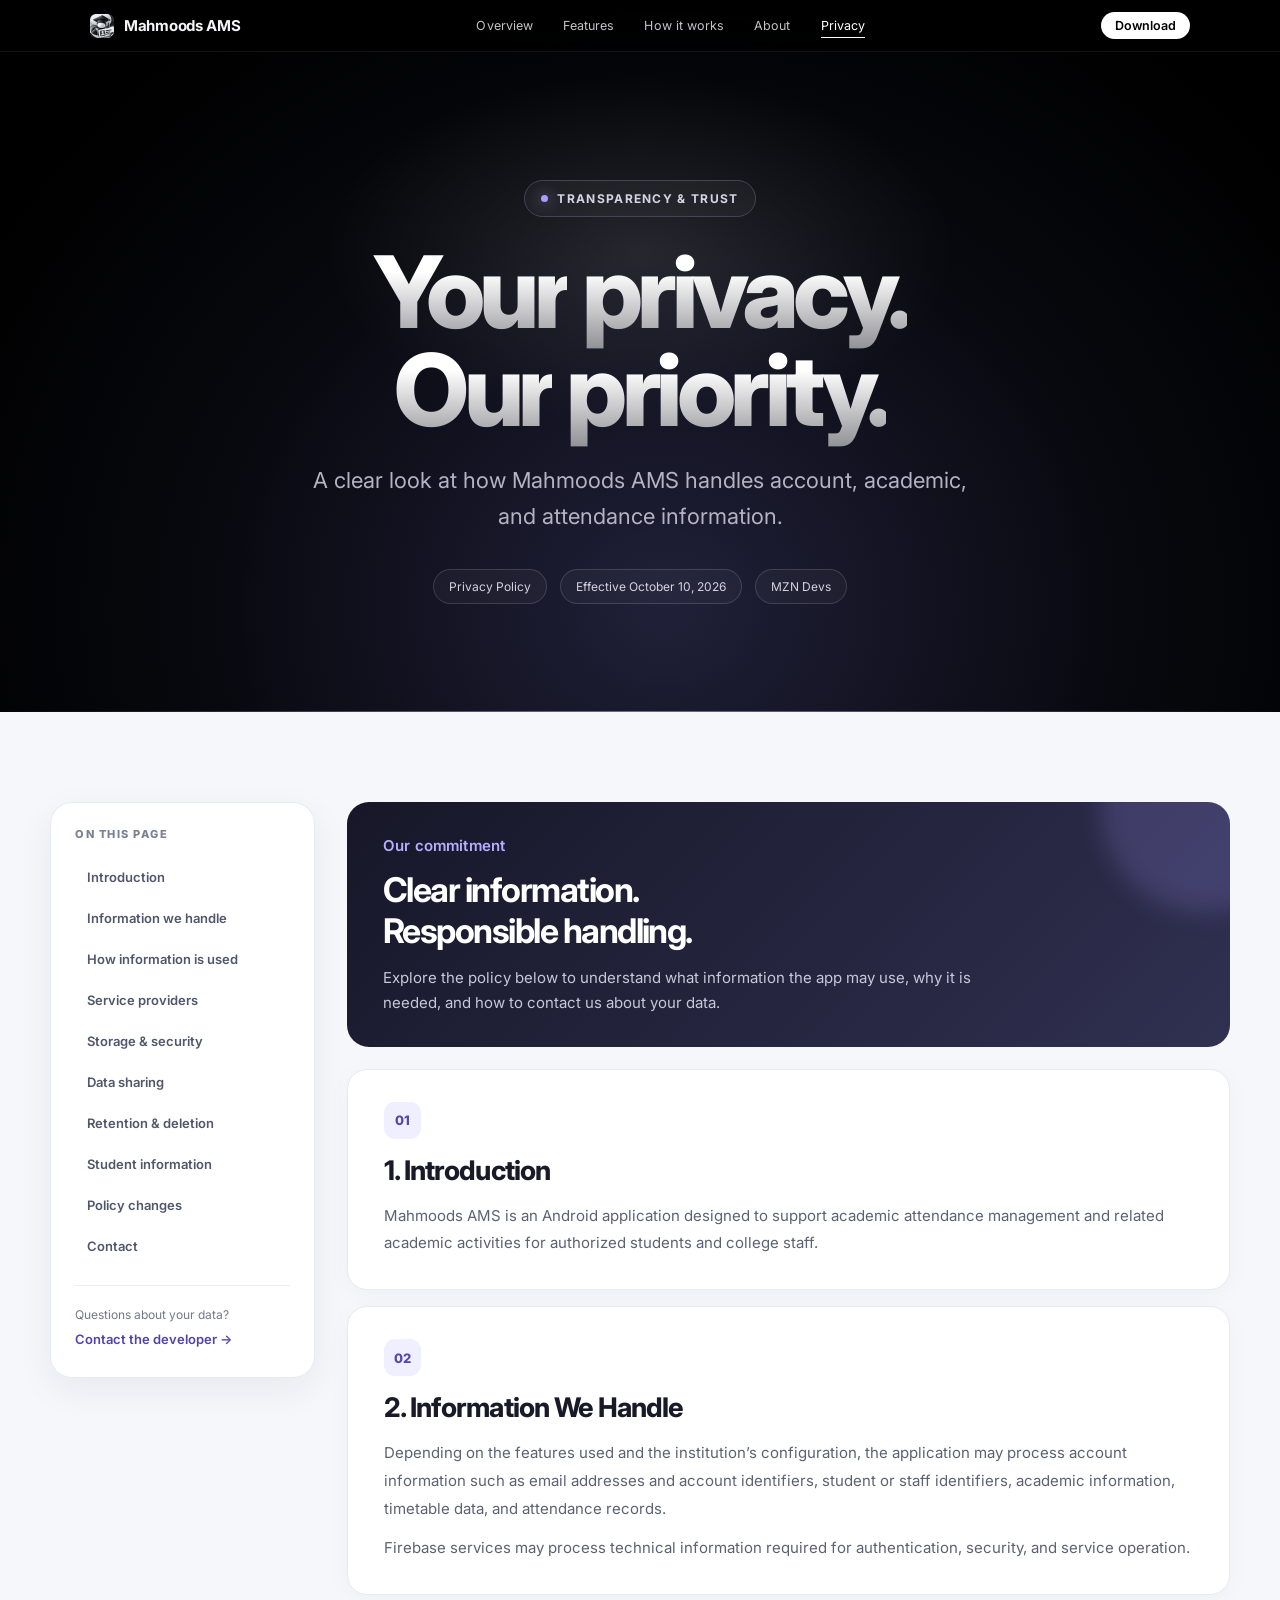
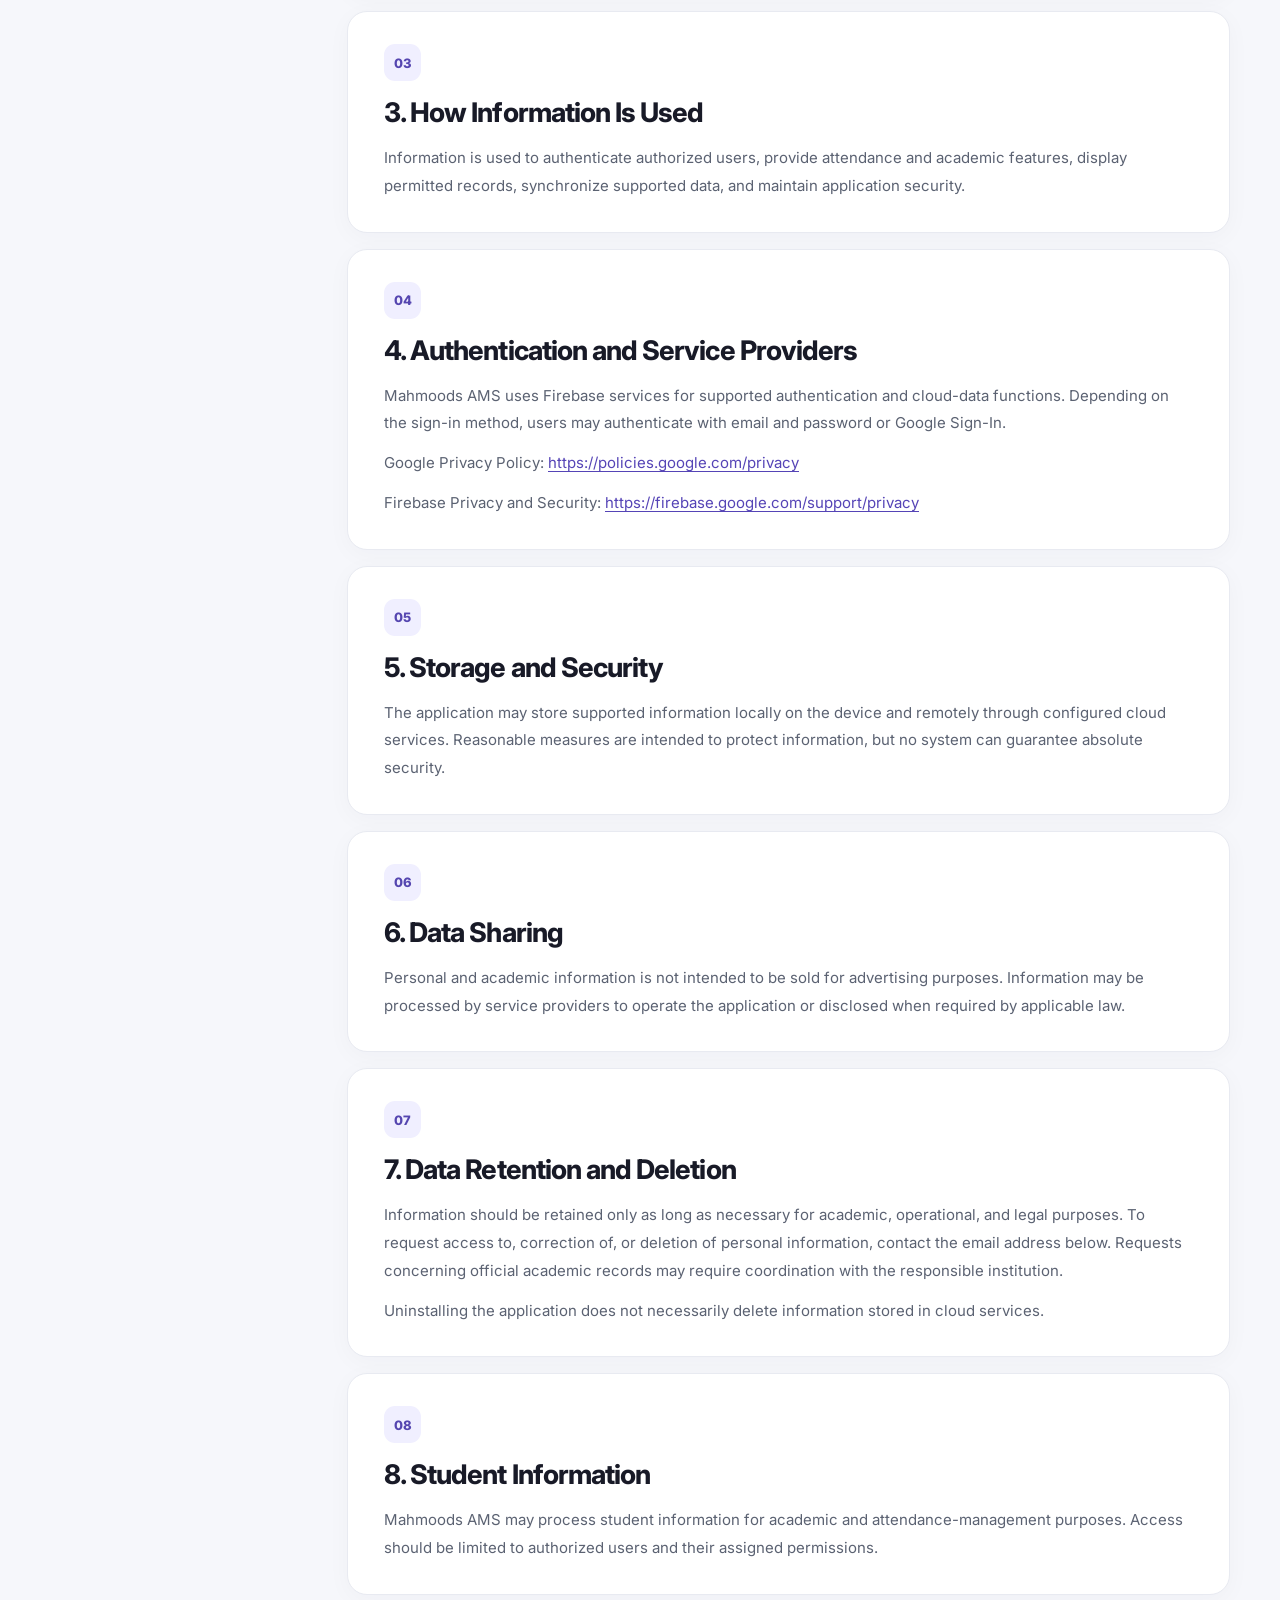
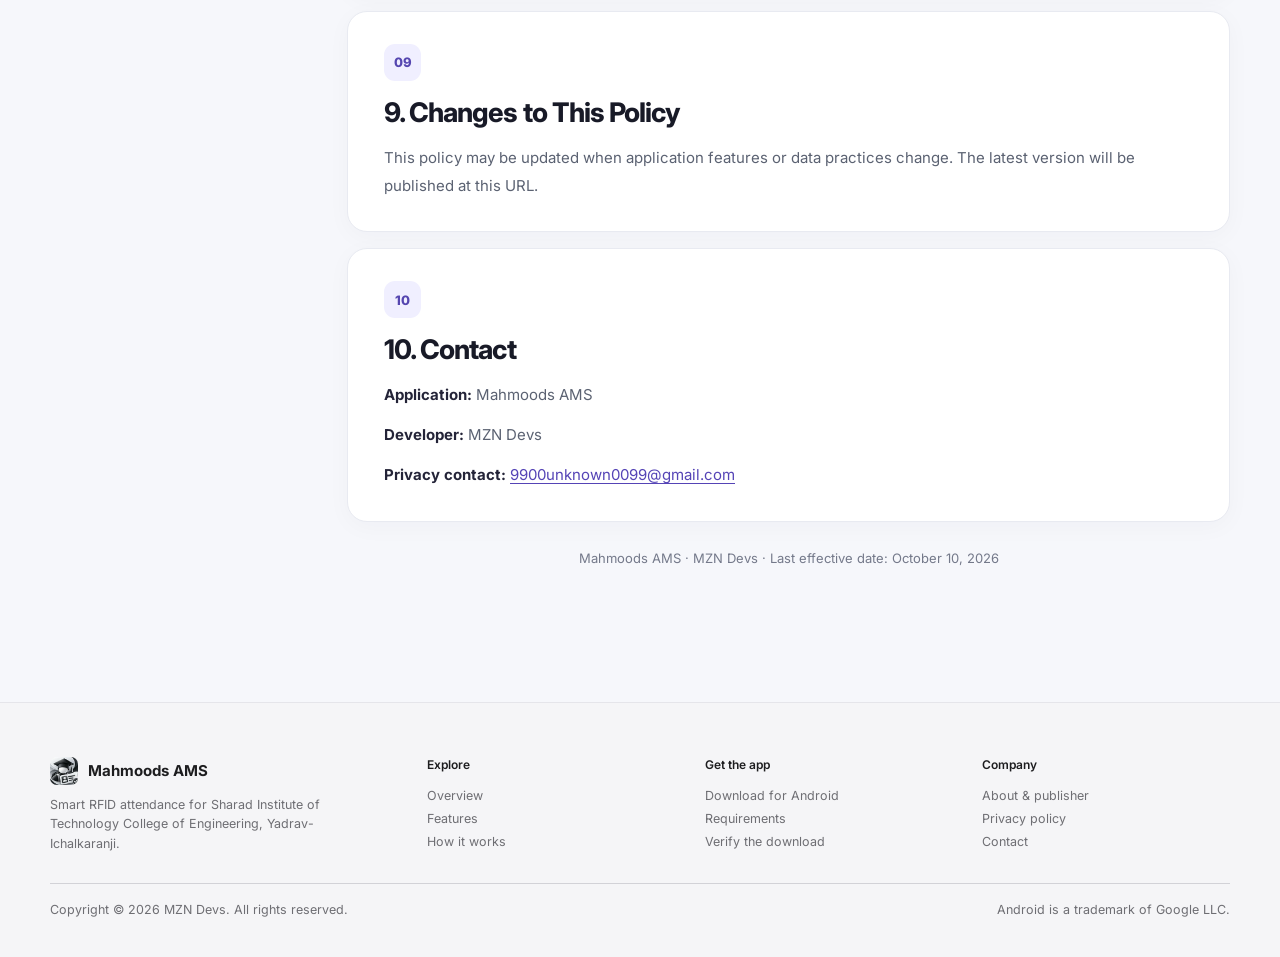
<file: privacy.html>
<!DOCTYPE html>
<html lang="en">
<head>
<meta charset="utf-8">
<meta name="viewport" content="width=device-width, initial-scale=1, viewport-fit=cover">
<title>Privacy Policy — Mahmoods AMS</title>
<meta name="description" content="How Mahmoods AMS handles account, academic and attendance information.">
<meta name="theme-color" content="#000000">
<meta property="og:type" content="website">
<meta property="og:title" content="Privacy Policy — Mahmoods AMS">
<meta property="og:description" content="How Mahmoods AMS handles account, academic and attendance information.">
<meta property="og:image" content="assets/img/icon-512.png">
<meta name="twitter:card" content="summary">
<link rel="icon" type="image/png" href="assets/img/favicon.png">
<link rel="apple-touch-icon" href="assets/img/apple-touch-icon.png">
<link rel="preconnect" href="https://fonts.googleapis.com">
<link rel="preconnect" href="https://fonts.gstatic.com" crossorigin>
<link href="https://fonts.googleapis.com/css2?family=Inter:wght@400;500;600;700;800&display=swap" rel="stylesheet">
<link rel="stylesheet" href="assets/css/style.css">
<noscript><style>body{opacity:1!important;animation:none!important}.rv,.rv-scale,.split .w>span{opacity:1!important;transform:none!important}.step{position:static!important;opacity:1!important;filter:none!important}.badge{opacity:1!important;transform:none!important}.track .seg{width:var(--w)!important}</style></noscript>


<style>
/* Privacy-page-only design. Other pages and global assets remain unchanged. */
.privacy-hero{padding-bottom:108px!important;background:radial-gradient(ellipse at 52% 85%,#202039 0%,#08090f 48%,#000 83%)}
.privacy-hero:after{content:"";position:absolute;inset:auto 0 0;height:1px;background:linear-gradient(90deg,transparent,#6c6c8d,transparent)}
.privacy-hero .privacy-kicker{display:inline-flex;align-items:center;gap:9px;border:1px solid #454559;background:#ffffff0a;border-radius:99px;padding:10px 16px;color:#d4d4e5;font-size:12px;font-weight:700;letter-spacing:.11em;text-transform:uppercase;margin-bottom:26px}
.privacy-kicker:before{content:"";width:7px;height:7px;background:#a99cff;border-radius:50%;box-shadow:0 0 16px #a99cff}
.privacy-hero .privacy-sub{font-size:clamp(17px,2vw,22px);max-width:680px;margin:23px auto 0;color:#b3b3c3;line-height:1.65}
.privacy-hero .privacy-meta{display:flex;justify-content:center;gap:13px;flex-wrap:wrap;margin-top:34px}
.privacy-meta span{padding:9px 15px;border:1px solid #ffffff24;border-radius:99px;color:#d4d4df;font-size:12px;background:#ffffff09}
.privacy-layout{background:#f6f7fb;padding:90px 0 120px!important}
.privacy-grid{display:grid;grid-template-columns:265px minmax(0,1fr);gap:32px;align-items:start}
.privacy-sidebar{position:sticky;top:100px;background:#fff;border:1px solid #e8eaf1;border-radius:22px;padding:24px;box-shadow:0 12px 36px #171b3210}
.privacy-sidebar .side-label{font-size:11px;text-transform:uppercase;letter-spacing:.14em;color:#7b8192;font-weight:800;margin:0 0 17px}
.privacy-sidebar nav{display:grid;gap:3px}
.privacy-sidebar a{display:block;padding:11px 12px;color:#50576a;font-size:13px;font-weight:600;border-radius:10px;transition:background .2s,color .2s}
.privacy-sidebar a:hover,.privacy-sidebar a:focus-visible{background:#f0efff;color:#473c9d}
.privacy-sidebar .sidebar-contact{margin-top:20px;padding-top:19px;border-top:1px solid #ececf2;font-size:12px;color:#73798a;line-height:1.7}
.privacy-sidebar .sidebar-contact a{padding:3px 0;overflow-wrap:anywhere;color:#5144a8}
.privacy-content{min-width:0}
.privacy-intro{padding:31px 36px;border-radius:22px;background:linear-gradient(135deg,#171729,#303051);color:#fff;margin-bottom:22px;position:relative;overflow:hidden}
.privacy-intro:after{content:"";position:absolute;width:210px;height:210px;right:-80px;top:-100px;background:#a79bff30;border-radius:50%;filter:blur(12px)}
.privacy-intro .eyebrow{color:#b8aeff;margin-bottom:12px}
.privacy-intro h2{font-size:clamp(24px,3vw,34px);letter-spacing:-.045em;line-height:1.2;margin:0 0 13px}
.privacy-intro p{color:#c8c8db;font-size:15px;line-height:1.7;max-width:600px;margin:0}
.privacy-section{background:#fff;border:1px solid #e8eaf1;border-radius:20px;padding:32px 36px;margin-bottom:16px;scroll-margin-top:100px;box-shadow:0 5px 24px #171b3208}
.privacy-section .section-num{display:inline-flex;align-items:center;justify-content:center;background:#f0efff;color:#5546b0;border-radius:11px;width:37px;height:37px;font-size:13px;font-weight:800;margin-bottom:15px}
.privacy-section h2{font-size:clamp(21px,2.5vw,27px);font-weight:750;letter-spacing:-.035em;margin:0 0 15px;color:#181a27}
.privacy-section p{font-size:15px;line-height:1.85;color:#5b6272;margin:0 0 12px}
.privacy-section p:last-child{margin-bottom:0}
.privacy-section a{color:#5544b6;overflow-wrap:anywhere;text-decoration:underline;text-underline-offset:3px}
.privacy-section strong{color:#242438}
.privacy-end{margin-top:25px;text-align:center;color:#74798a;font-size:13px;line-height:1.7}
@media(max-width:800px){.privacy-grid{grid-template-columns:1fr;gap:22px}.privacy-sidebar{position:static}.privacy-sidebar nav{grid-template-columns:repeat(2,minmax(0,1fr))}.privacy-layout{padding:54px 0 80px!important}}
@media(max-width:520px){.privacy-hero{padding-bottom:74px!important}.privacy-sidebar nav{grid-template-columns:1fr 1fr}.privacy-sidebar a{font-size:12px;padding:9px}.privacy-section{padding:25px 23px}.privacy-intro{padding:29px 25px}.privacy-meta span{font-size:11px}.privacy-grid{gap:15px}}
@media(prefers-reduced-motion:reduce){.privacy-sidebar a{transition:none}}
</style>
</head>
<body>
<header class="nav" id="nav">
  <div class="nav-inner">
    <a class="brand" href="index.html" aria-label="Mahmoods AMS home"><img src="assets/img/icon-96.webp" alt="" width="24" height="24">Mahmoods AMS</a>
    <nav class="nav-links" aria-label="Primary"><a href="index.html">Overview</a><a href="features.html">Features</a><a href="how-it-works.html">How it works</a><a href="about.html">About</a><a href="privacy.html" aria-current="page">Privacy</a></nav>
    <a class="nav-cta" href="download.html">Download</a>
    <button class="menu-btn" aria-label="Menu" aria-expanded="false"><span></span><span></span></button>
  </div>
</header>
<div class="drawer" aria-hidden="true"><a href="index.html">Overview</a><a href="features.html">Features</a><a href="how-it-works.html">How it works</a><a href="about.html">About</a><a href="privacy.html">Privacy</a><a href="download.html">Download</a></div>

<section class="phero privacy-hero" data-nav="dark">
  <div class="wrap" style="position:relative">
    <div class="privacy-kicker rv">Transparency &amp; trust</div>
    <h1 class="display split" style="font-size:clamp(46px,8vw,100px)"><span class="grad">Your privacy.<br>Our priority.</span></h1>
    <p class="privacy-sub rv" style="--d:.2s">A clear look at how Mahmoods AMS handles account, academic, and attendance information.</p>
    <div class="privacy-meta rv" style="--d:.3s"><span>Privacy Policy</span><span>Effective October 10, 2026</span><span>MZN Devs</span></div>
  </div>
</section>
<section class="sec privacy-layout" data-nav="light">
  <div class="wrap privacy-grid">
    <aside class="privacy-sidebar" aria-label="Privacy policy contents">
      <p class="side-label">On this page</p>
      <nav aria-label="Policy sections"><a href="#s1">Introduction</a>
<a href="#s2">Information we handle</a>
<a href="#s3">How information is used</a>
<a href="#s4">Service providers</a>
<a href="#s5">Storage & security</a>
<a href="#s6">Data sharing</a>
<a href="#s7">Retention & deletion</a>
<a href="#s8">Student information</a>
<a href="#s9">Policy changes</a>
<a href="#s10">Contact</a></nav>
      <div class="sidebar-contact">Questions about your data?<a href="mailto:9900unknown0099@gmail.com">Contact the developer &rarr;</a></div>
    </aside>
    <main class="privacy-content">
      <div class="privacy-intro"><p class="eyebrow">Our commitment</p><h2>Clear information.<br>Responsible handling.</h2><p>Explore the policy below to understand what information the app may use, why it is needed, and how to contact us about your data.</p></div>
<article class="privacy-section" id="s1"><span class="section-num">01</span>
<h2>1. Introduction</h2>
    <p>Mahmoods AMS is an Android application designed to support academic attendance management and related academic activities for authorized students and college staff.</p>
    </article>
<article class="privacy-section" id="s2"><span class="section-num">02</span>
<h2>2. Information We Handle</h2>
    <p>Depending on the features used and the institution&rsquo;s configuration, the application may process account information such as email addresses and account identifiers, student or staff identifiers, academic information, timetable data, and attendance records.</p>
    <p>Firebase services may process technical information required for authentication, security, and service operation.</p>
    </article>
<article class="privacy-section" id="s3"><span class="section-num">03</span>
<h2>3. How Information Is Used</h2>
    <p>Information is used to authenticate authorized users, provide attendance and academic features, display permitted records, synchronize supported data, and maintain application security.</p>
    </article>
<article class="privacy-section" id="s4"><span class="section-num">04</span>
<h2>4. Authentication and Service Providers</h2>
    <p>Mahmoods AMS uses Firebase services for supported authentication and cloud-data functions. Depending on the sign-in method, users may authenticate with email and password or Google Sign-In.</p>
    <p>Google Privacy Policy: <a href="https://policies.google.com/privacy" target="_blank" rel="noopener">https://policies.google.com/privacy</a></p>
    <p>Firebase Privacy and Security: <a href="https://firebase.google.com/support/privacy" target="_blank" rel="noopener">https://firebase.google.com/support/privacy</a></p>
    </article>
<article class="privacy-section" id="s5"><span class="section-num">05</span>
<h2>5. Storage and Security</h2>
    <p>The application may store supported information locally on the device and remotely through configured cloud services. Reasonable measures are intended to protect information, but no system can guarantee absolute security.</p>
    </article>
<article class="privacy-section" id="s6"><span class="section-num">06</span>
<h2>6. Data Sharing</h2>
    <p>Personal and academic information is not intended to be sold for advertising purposes. Information may be processed by service providers to operate the application or disclosed when required by applicable law.</p>
    </article>
<article class="privacy-section" id="s7"><span class="section-num">07</span>
<h2>7. Data Retention and Deletion</h2>
    <p>Information should be retained only as long as necessary for academic, operational, and legal purposes. To request access to, correction of, or deletion of personal information, contact the email address below. Requests concerning official academic records may require coordination with the responsible institution.</p>
    <p>Uninstalling the application does not necessarily delete information stored in cloud services.</p>
    </article>
<article class="privacy-section" id="s8"><span class="section-num">08</span>
<h2>8. Student Information</h2>
    <p>Mahmoods AMS may process student information for academic and attendance-management purposes. Access should be limited to authorized users and their assigned permissions.</p>
    </article>
<article class="privacy-section" id="s9"><span class="section-num">09</span>
<h2>9. Changes to This Policy</h2>
    <p>This policy may be updated when application features or data practices change. The latest version will be published at this URL.</p>
    </article>
<article class="privacy-section" id="s10"><span class="section-num">10</span>
<h2>10. Contact</h2>
    <p><strong>Application:</strong> Mahmoods AMS</p>
    <p><strong>Developer:</strong> MZN Devs</p>
    <p><strong>Privacy contact:</strong> <a href="mailto:9900unknown0099@gmail.com">9900unknown0099@gmail.com</a></p>

</article>
      <p class="privacy-end">Mahmoods AMS &middot; MZN Devs &middot; Last effective date: October 10, 2026</p>
    </main>
  </div>
</section>
<footer class="footer" data-nav="light">
  <div class="wrap">
    <div class="cols">
      <div>
        <div class="fbrand"><img src="assets/img/icon-96.webp" alt="" width="28" height="28">Mahmoods AMS</div>
        <p style="margin:0;max-width:300px;line-height:1.55">Smart RFID attendance for Sharad Institute of Technology College of Engineering, Yadrav-Ichalkaranji.</p>
      </div>
      <div><h4>Explore</h4><a href="index.html">Overview</a><a href="features.html">Features</a><a href="how-it-works.html">How it works</a></div>
      <div><h4>Get the app</h4><a href="download.html">Download for Android</a><a href="download.html#requirements">Requirements</a><a href="download.html#verify">Verify the download</a></div>
      <div><h4>Company</h4><a href="about.html">About &amp; publisher</a><a href="privacy.html">Privacy policy</a><a href="mailto:9900unknown0099@gmail.com">Contact</a></div>
    </div>
    <div class="legal">
      <span>Copyright &copy; 2026 MZN Devs. All rights reserved.</span>
      <span>Android is a trademark of Google LLC.</span>
    </div>
  </div>
</footer>
<script src="assets/js/main.js" defer></script>
</body>
</html>
</file>
<file: assets/css/style.css>
/* =========================================================
   Mahmoods AMS — marketing site
   Black & white, Apple-inspired. No framework, no build step.
   ========================================================= */

:root {
  --black: #000;
  --ink: #1d1d1f;
  --paper: #fff;
  --mist: #f5f5f7;
  --line: #d2d2d7;
  --line-dark: #333336;
  --gray: #86868b;
  --gray-2: #6e6e73;
  --gray-3: #a1a1a6;
  --ok: #1a9e4b;
  --warn: #d97706;
  --bad: #e11d2e;
  --radius: 28px;
  --ease: cubic-bezier(.22, .61, .36, 1);
  --ease-out: cubic-bezier(.16, 1, .3, 1);
  --font: "Inter", -apple-system, BlinkMacSystemFont, "SF Pro Display", "SF Pro Text", "Helvetica Neue", Helvetica, Arial, sans-serif;
  --mono: "SF Mono", ui-monospace, "JetBrains Mono", Menlo, Consolas, monospace;
  --nav-h: 52px;
}

*, *::before, *::after { box-sizing: border-box; }
html { scroll-behavior: smooth; -webkit-text-size-adjust: 100%; }
body {
  margin: 0;
  font-family: var(--font);
  color: var(--ink);
  background: var(--paper);
  -webkit-font-smoothing: antialiased;
  -moz-osx-font-smoothing: grayscale;
  text-rendering: optimizeLegibility;
  overflow-x: hidden;
  opacity: 0;
  animation: pageIn .7s var(--ease-out) .05s forwards;
}
body.leaving { animation: pageOut .28s ease forwards; }
@keyframes pageIn { from { opacity: 0; } to { opacity: 1; } }
@keyframes pageOut { to { opacity: 0; } }

img { max-width: 100%; display: block; }
a { color: inherit; text-decoration: none; }
button { font: inherit; color: inherit; cursor: pointer; }
::selection { background: var(--ink); color: #fff; }
:focus-visible { outline: 2px solid #0071e3; outline-offset: 3px; border-radius: 8px; }

.wrap { width: min(1180px, 100% - 48px); margin-inline: auto; }
.narrow { width: min(820px, 100% - 48px); margin-inline: auto; }

/* ---------- Type ---------- */
.eyebrow {
  font-size: 15px; font-weight: 600; letter-spacing: .01em;
  color: var(--gray-2); margin: 0 0 14px;
}
.dark .eyebrow { color: var(--gray-3); }
h1, h2, h3 { margin: 0; letter-spacing: -.035em; }
.display {
  font-size: clamp(48px, 9.2vw, 116px);
  line-height: .98; font-weight: 800; letter-spacing: -.055em;
}
.h2 {
  font-size: clamp(36px, 5.6vw, 72px);
  line-height: 1.02; font-weight: 800; letter-spacing: -.045em;
}
.h3 { font-size: clamp(24px, 2.6vw, 32px); line-height: 1.12; font-weight: 700; letter-spacing: -.03em; }
.lead {
  font-size: clamp(19px, 2vw, 26px); line-height: 1.38; font-weight: 500;
  letter-spacing: -.015em; color: var(--gray-2); margin: 22px 0 0;
}
.dark .lead { color: var(--gray-3); }
.body { font-size: 17px; line-height: 1.6; color: var(--gray-2); }
.dark .body { color: var(--gray-3); }
.grad { color: #fff; }
.grad-dark { color: var(--ink); }
.grad .w > span {
  background: linear-gradient(180deg, #fff 25%, #7a7a80 105%);
  -webkit-background-clip: text; background-clip: text; -webkit-text-fill-color: transparent; color: transparent;
}
.grad-dark .w > span {
  background: linear-gradient(180deg, #1d1d1f 35%, #86868b 125%);
  -webkit-background-clip: text; background-clip: text; -webkit-text-fill-color: transparent; color: transparent;
}
.center { text-align: center; }

/* ---------- Sections ---------- */
section { position: relative; }
.sec { padding: clamp(88px, 13vw, 170px) 0; }
.dark { background: var(--black); color: #f5f5f7; }
.mist { background: var(--mist); }

/* ---------- Navigation ---------- */
.nav {
  position: fixed; inset: 0 0 auto 0; height: var(--nav-h); z-index: 100;
  display: flex; align-items: center;
  background: rgba(0, 0, 0, .72);
  -webkit-backdrop-filter: saturate(180%) blur(22px); backdrop-filter: saturate(180%) blur(22px);
  border-bottom: 1px solid rgba(255, 255, 255, .08);
  transition: background .4s var(--ease), border-color .4s var(--ease);
}
.nav.light {
  background: rgba(251, 251, 253, .78);
  border-bottom-color: rgba(0, 0, 0, .08);
}
.nav-inner { width: min(1100px, 100% - 40px); margin-inline: auto; display: flex; align-items: center; justify-content: space-between; gap: 24px; }
.brand { display: flex; align-items: center; gap: 10px; font-weight: 700; font-size: 15px; letter-spacing: -.02em; color: #f5f5f7; transition: color .4s; }
.brand img { width: 24px; height: 24px; border-radius: 6px; }
.nav.light .brand { color: var(--ink); }
.nav-links { display: flex; align-items: center; gap: 30px; }
.nav-links a {
  font-size: 12.5px; color: rgba(245, 245, 247, .8); letter-spacing: .005em;
  position: relative; padding: 4px 0; transition: color .25s;
}
.nav-links a::after {
  content: ""; position: absolute; left: 0; right: 0; bottom: -1px; height: 1px;
  background: currentColor; transform: scaleX(0); transform-origin: left; transition: transform .35s var(--ease-out);
}
.nav-links a:hover, .nav-links a[aria-current="page"] { color: #fff; }
.nav-links a:hover::after, .nav-links a[aria-current="page"]::after { transform: scaleX(1); }
.nav.light .nav-links a { color: rgba(29, 29, 31, .75); }
.nav.light .nav-links a:hover, .nav.light .nav-links a[aria-current="page"] { color: #000; }
.nav-cta {
  font-size: 12.5px; font-weight: 600; padding: 6px 14px; border-radius: 980px;
  background: #fff; color: #000; transition: transform .25s var(--ease), background .25s, color .25s;
}
.nav-cta:hover { transform: scale(1.05); }
.nav.light .nav-cta { background: #000; color: #fff; }
.menu-btn { display: none; background: none; border: 0; width: 36px; height: 36px; position: relative; }
.menu-btn span { position: absolute; left: 9px; right: 9px; height: 1.5px; background: #fff; transition: transform .35s var(--ease), top .35s var(--ease), opacity .2s; }
.nav.light .menu-btn span { background: #000; }
.menu-btn span:nth-child(1) { top: 14px; }
.menu-btn span:nth-child(2) { top: 21px; }
.menu-open .menu-btn span:nth-child(1) { top: 17px; transform: rotate(45deg); }
.menu-open .menu-btn span:nth-child(2) { top: 17px; transform: rotate(-45deg); }

.drawer {
  position: fixed; inset: 0; z-index: 90; background: rgba(0, 0, 0, .96);
  -webkit-backdrop-filter: blur(24px); backdrop-filter: blur(24px);
  padding: calc(var(--nav-h) + 28px) 28px 28px;
  display: flex; flex-direction: column; gap: 6px;
  opacity: 0; visibility: hidden; transition: opacity .4s var(--ease), visibility .4s;
}
.menu-open .drawer { opacity: 1; visibility: visible; }
.drawer a {
  font-size: 34px; font-weight: 700; letter-spacing: -.035em; color: #f5f5f7;
  padding: 10px 0; border-bottom: 1px solid var(--line-dark);
  transform: translateY(14px); opacity: 0; transition: transform .6s var(--ease-out), opacity .6s;
}
.menu-open .drawer a { transform: none; opacity: 1; }
.menu-open .drawer a:nth-child(2) { transition-delay: .05s; }
.menu-open .drawer a:nth-child(3) { transition-delay: .1s; }
.menu-open .drawer a:nth-child(4) { transition-delay: .15s; }
.menu-open .drawer a:nth-child(5) { transition-delay: .2s; }
.menu-open .drawer a:nth-child(6) { transition-delay: .25s; }

/* ---------- Buttons ---------- */
.btn {
  display: inline-flex; align-items: center; justify-content: center; gap: 10px;
  padding: 15px 28px; border-radius: 980px; font-size: 17px; font-weight: 600; letter-spacing: -.01em;
  border: 0; position: relative; overflow: hidden; isolation: isolate;
  transition: transform .35s var(--ease-out), box-shadow .35s, background .3s, color .3s;
}
.btn svg { width: 20px; height: 20px; flex: none; }
.btn-light { background: #fff; color: #000; }
.btn-light:hover { transform: scale(1.04); box-shadow: 0 10px 40px rgba(255, 255, 255, .22); }
.btn-dark { background: #000; color: #fff; }
.btn-dark:hover { transform: scale(1.04); box-shadow: 0 14px 40px rgba(0, 0, 0, .28); }
.btn-ghost { background: transparent; color: inherit; padding-inline: 8px; }
.btn-ghost .arr { transition: transform .35s var(--ease-out); }
.btn-ghost:hover .arr { transform: translateX(5px); }
.btn:active { transform: scale(.97); }
.btn-lg { padding: 19px 36px; font-size: 19px; }
.btn-row { display: flex; flex-wrap: wrap; gap: 14px 22px; align-items: center; }
.btn::before {
  content: ""; position: absolute; inset: 0; z-index: -1;
  background: linear-gradient(110deg, transparent 30%, rgba(120, 120, 120, .25) 50%, transparent 70%);
  transform: translateX(-120%); transition: transform .8s var(--ease-out);
}
.btn:hover::before { transform: translateX(120%); }
.link {
  color: #0071e3; font-size: 17px; font-weight: 500; display: inline-flex; align-items: center; gap: 6px;
}
.dark .link { color: #2997ff; }
.link:hover { text-decoration: underline; }

/* ---------- Reveal ---------- */
.rv { opacity: 0; transform: translateY(40px); transition: opacity 1s var(--ease-out), transform 1.1s var(--ease-out); transition-delay: var(--d, 0s); }
.rv.in { opacity: 1; transform: none; }
.rv-scale { opacity: 0; transform: scale(.94) translateY(30px); transition: opacity 1.1s var(--ease-out), transform 1.2s var(--ease-out); transition-delay: var(--d, 0s); }
.rv-scale.in { opacity: 1; transform: none; }
.split .w { display: inline-block; overflow: hidden; vertical-align: top; padding-bottom: .22em; margin-bottom: -.22em; }
.split .w > span { display: inline-block; padding-bottom: .18em; margin-bottom: -.18em; transform: translateY(115%); transition: transform 1.1s var(--ease-out); transition-delay: calc(var(--i) * 55ms + var(--d, 0s)); }
.split.in .w > span { transform: none; }

/* ---------- Phone mockup ---------- */
.phone {
  position: relative; width: var(--pw, 300px); aspect-ratio: 760 / 1610;
  border-radius: calc(var(--pw, 300px) * .15);
  background: #0c0c0e; padding: calc(var(--pw, 300px) * .028);
  box-shadow: 0 0 0 1.5px #3a3a3e inset, 0 0 0 1px #000, 0 40px 90px -20px rgba(0, 0, 0, .6), 0 30px 60px -30px rgba(0, 0, 0, .5);
  transform-style: preserve-3d;
}
.phone::before { display: none; /* camera pill hidden: it covered the app title in screenshots */
  content: ""; position: absolute; top: calc(var(--pw, 300px) * .05); left: 50%; width: 22%; height: calc(var(--pw, 300px) * .03);
  background: #000; border-radius: 20px; transform: translateX(-50%); z-index: 3;
}
.phone .screen {
  width: 100%; height: 100%; border-radius: calc(var(--pw, 300px) * .125); overflow: hidden; background: #fff; position: relative;
}
.phone .screen img { width: 100%; height: 100%; object-fit: cover; object-position: top; }
.phone.on-light { box-shadow: 0 0 0 1.5px #3a3a3e inset, 0 0 0 1px #000, 0 50px 80px -30px rgba(0, 0, 0, .35); }

/* ---------- Hero ---------- */
.hero { background: #000; color: #f5f5f7; padding: calc(var(--nav-h) + clamp(60px, 9vw, 120px)) 0 0; overflow: hidden; text-align: center; }
.hero::before {
  content: ""; position: absolute; left: 50%; top: 20%; width: 1100px; height: 700px; transform: translateX(-50%);
  background: radial-gradient(closest-side, rgba(255, 255, 255, .13), transparent 70%); pointer-events: none;
  animation: breathe 8s ease-in-out infinite;
}
@keyframes breathe { 50% { opacity: .55; transform: translateX(-50%) scale(1.08); } }
.hero .pill {
  display: inline-flex; align-items: center; gap: 10px; padding: 7px 16px 7px 8px; border-radius: 980px;
  background: rgba(255, 255, 255, .08); border: 1px solid rgba(255, 255, 255, .12); font-size: 14px; font-weight: 500; color: #d2d2d7; margin-bottom: 30px;
}
.hero .pill img { width: 26px; height: 26px; border-radius: 7px; }
.hero .pill i { width: 6px; height: 6px; border-radius: 50%; background: #30d158; box-shadow: 0 0 0 0 rgba(48, 209, 88, .7); animation: ping 2s infinite; }
@keyframes ping { 70% { box-shadow: 0 0 0 9px rgba(48, 209, 88, 0); } 100% { box-shadow: 0 0 0 0 rgba(48, 209, 88, 0); } }
.hero .lead { max-width: 760px; margin-inline: auto; }
.hero .btn-row { justify-content: center; margin-top: 38px; }
.hero-stage {
  position: relative; margin-top: clamp(56px, 8vw, 100px); height: clamp(380px, 56vw, 700px);
  display: flex; justify-content: center; align-items: flex-start; perspective: 1600px;
}
.hero-stage .phone { position: absolute; top: 0; will-change: transform; transition: transform .25s linear; }
.hero-stage .p-main { --pw: clamp(230px, 31vw, 360px); z-index: 3; }
.hero-stage .p-left { --pw: clamp(190px, 25vw, 300px); z-index: 2; transform: translateX(calc(var(--pw) * -1.02)) translateY(60px) rotateY(18deg) rotateZ(-2deg); opacity: .96; }
.hero-stage .p-right { --pw: clamp(190px, 25vw, 300px); z-index: 2; transform: translateX(calc(var(--pw) * 1.02)) translateY(60px) rotateY(-18deg) rotateZ(2deg); opacity: .96; }
.hero-fade { position: absolute; left: 0; right: 0; bottom: 0; height: 30%; background: linear-gradient(transparent, #000); z-index: 5; pointer-events: none; }

/* ---------- Marquee ---------- */
.marquee { background: #000; border-top: 1px solid var(--line-dark); border-bottom: 1px solid var(--line-dark); overflow: hidden; padding: 22px 0; color: #f5f5f7; }
.marquee-track { display: flex; width: max-content; animation: slide 38s linear infinite; }
.marquee:hover .marquee-track { animation-play-state: paused; }
.marquee span { font-size: clamp(22px, 3vw, 34px); font-weight: 700; letter-spacing: -.03em; padding: 0 28px; color: #fff; white-space: nowrap; }
.marquee span.dim { color: #48484a; }
@keyframes slide { to { transform: translateX(-50%); } }

/* ---------- Stats ---------- */
.stats { display: grid; grid-template-columns: repeat(4, 1fr); gap: 1px; background: var(--line-dark); border: 1px solid var(--line-dark); border-radius: var(--radius); overflow: hidden; }
.stat { background: #000; padding: 38px 26px; transition: background .4s; }
.stat:hover { background: #0b0b0c; }
.stat b { display: block; font-size: clamp(40px, 5.4vw, 68px); font-weight: 800; letter-spacing: -.05em; line-height: 1; color: #fff; font-variant-numeric: tabular-nums; }
.stat span { display: block; margin-top: 12px; color: var(--gray-3); font-size: 15px; font-weight: 500; }

/* ---------- Sticky showcase ---------- */
.showcase { height: 460vh; background: var(--mist); }
.showcase-sticky { position: sticky; top: 0; height: 100vh; display: flex; align-items: center; overflow: hidden; }
.showcase-grid { display: grid; grid-template-columns: 1.05fr .95fr; gap: 60px; align-items: center; width: min(1180px, 100% - 48px); margin-inline: auto; }
.steps { position: relative; height: 470px; }
.step {
  position: absolute; inset: 0; display: flex; flex-direction: column; justify-content: center;
  opacity: 0; transform: translateY(40px); filter: blur(6px); pointer-events: none;
  transition: opacity .7s var(--ease-out), transform .9s var(--ease-out), filter .7s var(--ease-out);
}
.step.active { opacity: 1; transform: none; filter: none; pointer-events: auto; }
.step .num { font-family: var(--mono); font-size: 14px; color: var(--gray); margin-bottom: 18px; letter-spacing: .08em; }
.step ul { list-style: none; padding: 0; margin: 26px 0 0; display: grid; gap: 10px; }
.step li { display: flex; gap: 12px; align-items: flex-start; font-size: 17px; color: var(--gray-2); line-height: 1.45; }
.step li::before { content: ""; width: 18px; height: 18px; flex: none; margin-top: 2px; border-radius: 50%; background: var(--ink) url("data:image/svg+xml,%3Csvg xmlns='http://www.w3.org/2000/svg' viewBox='0 0 24 24' fill='none' stroke='white' stroke-width='3.4' stroke-linecap='round' stroke-linejoin='round'%3E%3Cpath d='M6 12.5l4 4 8-9'/%3E%3C/svg%3E") center/12px no-repeat; }
.stage { position: relative; display: flex; justify-content: center; }
.stage .phone { --pw: min(330px, 34vw); }
.stage .screen img { position: absolute; inset: 0; opacity: 0; transform: scale(1.04); transition: opacity .8s var(--ease-out), transform 1.2s var(--ease-out); }
.stage .screen img.active { opacity: 1; transform: none; }
.progress { position: absolute; left: -26px; top: 50%; transform: translateY(-50%); display: flex; flex-direction: column; gap: 10px; }
.progress i { width: 4px; height: 26px; border-radius: 4px; background: #d2d2d7; transition: background .4s, height .5s var(--ease-out); }
.progress i.active { background: #000; height: 54px; }
.step-img { display: none; }

/* ---------- Cards / roles ---------- */
.grid-4 { display: grid; grid-template-columns: repeat(4, 1fr); gap: 16px; }
.grid-3 { display: grid; grid-template-columns: repeat(3, 1fr); gap: 16px; }
.grid-2 { display: grid; grid-template-columns: repeat(2, 1fr); gap: 16px; }
.card {
  position: relative; border-radius: var(--radius); padding: 34px 30px 36px; overflow: hidden; isolation: isolate;
  background: #111113; border: 1px solid var(--line-dark);
  transition: transform .6s var(--ease-out), border-color .4s, background .4s;
}
.card::before {
  content: ""; position: absolute; inset: 0; z-index: -1; opacity: 0; transition: opacity .5s;
  background: radial-gradient(420px circle at var(--mx, 50%) var(--my, 0%), rgba(255, 255, 255, .13), transparent 60%);
}
.card:hover { transform: translateY(-8px); border-color: #4a4a4e; }
.card:hover::before { opacity: 1; }
.card .ico { width: 54px; height: 54px; border-radius: 16px; background: #fff; color: #000; display: grid; place-items: center; margin-bottom: 70px; transition: transform .6s var(--ease-out); }
.card:hover .ico { transform: rotate(-8deg) scale(1.08); }
.card .ico svg { width: 26px; height: 26px; }
.card h3 { font-size: 26px; font-weight: 700; letter-spacing: -.03em; margin-bottom: 10px; color: #fff; }
.card p { margin: 0; color: var(--gray-3); font-size: 16px; line-height: 1.5; }
.card .tag { display: inline-block; margin-top: 18px; font-family: var(--mono); font-size: 12px; color: #d2d2d7; padding: 5px 10px; border: 1px solid var(--line-dark); border-radius: 8px; }

.card.light { background: #fff; border-color: #e5e5ea; }
.card.light h3 { color: var(--ink); }
.card.light p { color: var(--gray-2); }
.card.light::before { background: radial-gradient(420px circle at var(--mx, 50%) var(--my, 0%), rgba(0, 0, 0, .06), transparent 60%); }
.card.light:hover { border-color: #c7c7cc; }
.card.light .ico { background: #000; color: #fff; margin-bottom: 40px; }

/* ---------- Decision engine demo ---------- */
.engine-card { background: #fff; border-radius: var(--radius); padding: 34px; border: 1px solid #e5e5ea; transition: transform .6s var(--ease-out), box-shadow .6s; }
.engine-card:hover { transform: translateY(-6px); box-shadow: 0 30px 60px -30px rgba(0, 0, 0, .25); }
.engine-card .top { display: flex; justify-content: space-between; align-items: flex-start; gap: 12px; margin-bottom: 26px; }
.engine-card h3 { font-size: 22px; font-weight: 700; letter-spacing: -.03em; }
.engine-card small { color: var(--gray); font-size: 14px; display: block; margin-top: 4px; }
.badge { font-size: 13px; font-weight: 700; padding: 6px 12px; border-radius: 980px; white-space: nowrap; display: inline-flex; align-items: center; gap: 6px; opacity: 0; transform: scale(.8); transition: opacity .5s .9s, transform .6s var(--ease-out) .9s; }
.in .badge, .badge.in { opacity: 1; transform: none; }
.badge.ok { background: #e7f6ec; color: #11823b; }
.badge.short { background: #f0f0f2; color: #3a3a3c; }
.track { position: relative; height: 46px; border-radius: 14px; background: #f2f2f4; overflow: hidden; }
.track .seg { position: absolute; top: 0; bottom: 0; left: var(--l); width: 0; border-radius: 14px; background: #000; transition: width 1.6s var(--ease-out) .3s; }
.in .track .seg { width: var(--w); }
.track .min { position: absolute; top: -6px; bottom: -6px; left: 75%; width: 2px; background: repeating-linear-gradient(#bbb 0 4px, transparent 4px 8px); }
.scale { display: flex; justify-content: space-between; font-family: var(--mono); font-size: 12px; color: var(--gray); margin-top: 10px; }
.facts { display: grid; grid-template-columns: repeat(3, 1fr); gap: 10px; margin-top: 26px; }
.fact { border-top: 1px solid #e5e5ea; padding-top: 12px; }
.fact b { display: block; font-size: 20px; letter-spacing: -.03em; font-variant-numeric: tabular-nums; }
.fact span { font-size: 13px; color: var(--gray); }

/* ---------- Flow (hardware) ---------- */
.flow { display: flex; align-items: stretch; gap: 0; margin-top: 70px; }
.node { flex: 1; text-align: center; position: relative; padding: 0 6px; }
.node .disc {
  width: 84px; height: 84px; border-radius: 26px; margin: 0 auto 18px; display: grid; place-items: center;
  background: #111113; border: 1px solid #3a3a3e; color: #fff; position: relative; z-index: 2;
  transition: transform .5s var(--ease-out), background .4s, color .4s;
  animation: nodeGlow 7s infinite; animation-delay: calc(var(--n) * 1s);
}
@keyframes nodeGlow { 0%, 14%, 100% { background: #111113; color: #fff; transform: none; } 7% { background: #fff; color: #000; transform: scale(1.1); } }
.node:hover .disc { transform: translateY(-6px) scale(1.06); background: #fff; color: #000; }
.node .disc svg { width: 34px; height: 34px; }
.node b { display: block; font-size: 16px; font-weight: 700; letter-spacing: -.02em; color: #fff; }
.node span { display: block; font-size: 13px; color: var(--gray-3); margin-top: 4px; line-height: 1.35; }
.node:not(:last-child)::after {
  content: ""; position: absolute; top: 42px; left: calc(50% + 50px); right: calc(-50% + 50px); height: 2px; border-radius: 2px;
  background: linear-gradient(90deg, transparent, #fff, transparent) no-repeat -80px 0 / 80px 100%, #2c2c2e;
  animation: pulseLine 7s infinite; animation-delay: calc(var(--n) * 1s);
}
@keyframes pulseLine { 0% { background-position: -80px 0, 0 0; } 14% { background-position: calc(100% + 80px) 0, 0 0; } 100% { background-position: calc(100% + 80px) 0, 0 0; } }

/* ---------- Spreadsheet mock ---------- */
.sheet { background: #fff; border-radius: 18px; border: 1px solid #e5e5ea; overflow: hidden; box-shadow: 0 40px 80px -40px rgba(0, 0, 0, .3); }
.sheet-bar { display: flex; align-items: center; gap: 8px; padding: 12px 16px; background: #f6f6f8; border-bottom: 1px solid #e5e5ea; }
.sheet-bar i { width: 11px; height: 11px; border-radius: 50%; background: #d1d1d6; }
.sheet-bar span { margin-left: 10px; font-size: 12.5px; color: var(--gray-2); font-weight: 500; }
.sheet-scroll { overflow-x: auto; }
.sheet-head { padding: 22px 26px 8px; text-align: center; }
.sheet-head b { display: block; font-size: 15px; letter-spacing: -.01em; }
.sheet-head small { color: var(--gray-2); font-size: 13px; }
table.sx { border-collapse: collapse; width: 100%; min-width: 760px; font-size: 13px; font-variant-numeric: tabular-nums; }
table.sx th, table.sx td { border: 1px solid #e5e5ea; padding: 9px 10px; text-align: center; white-space: nowrap; }
table.sx th { background: #fafafc; font-weight: 700; color: #333; }
table.sx th small { display: block; font-weight: 500; color: var(--gray); font-size: 11px; }
table.sx td.nm i { display: block; height: 9px; width: 120px; border-radius: 6px; background: #e4e4e8; margin: 0 auto 0 0; }
table.sx tr.low td { background: #fde8c8; }
table.sx tr.total td { background: #fafafc; font-weight: 700; }
.sheet-foot { display: flex; justify-content: space-between; padding: 26px 26px 22px; font-size: 12px; color: var(--gray-2); gap: 12px; flex-wrap: wrap; }
.sheet-foot div { border-top: 1px solid #c7c7cc; padding-top: 8px; min-width: 120px; text-align: center; }

/* ---------- Feature rows ---------- */
.frow { display: grid; grid-template-columns: 1fr 1fr; gap: clamp(40px, 7vw, 110px); align-items: center; }
.frow.flip .ftext { order: 2; }
.frow + .frow { margin-top: clamp(100px, 14vw, 190px); }
.fphone { display: flex; justify-content: center; }
.fphone .phone { --pw: min(320px, 70vw); transition: transform .8s var(--ease-out); }
.fphone:hover .phone { transform: translateY(-10px) rotate(-1.5deg); }
.checks { list-style: none; padding: 0; margin: 28px 0 0; display: grid; gap: 14px; }
.checks li { display: flex; gap: 14px; font-size: 17px; line-height: 1.5; color: var(--gray-2); }
.dark .checks li { color: var(--gray-3); }
.checks li b { color: var(--ink); font-weight: 600; }
.dark .checks li b { color: #fff; }
.checks li::before { content: ""; flex: none; width: 22px; height: 22px; margin-top: 1px; border-radius: 50%; background: #000 url("data:image/svg+xml,%3Csvg xmlns='http://www.w3.org/2000/svg' viewBox='0 0 24 24' fill='none' stroke='white' stroke-width='3.2' stroke-linecap='round' stroke-linejoin='round'%3E%3Cpath d='M6 12.5l4 4 8-9'/%3E%3C/svg%3E") center/13px no-repeat; }
.dark .checks li::before { background-color: #fff; background-image: url("data:image/svg+xml,%3Csvg xmlns='http://www.w3.org/2000/svg' viewBox='0 0 24 24' fill='none' stroke='black' stroke-width='3.2' stroke-linecap='round' stroke-linejoin='round'%3E%3Cpath d='M6 12.5l4 4 8-9'/%3E%3C/svg%3E"); }

/* ---------- Page hero (inner pages) ---------- */
.phero { background: #000; color: #f5f5f7; padding: calc(var(--nav-h) + clamp(70px, 10vw, 130px)) 0 clamp(70px, 9vw, 120px); text-align: center; overflow: hidden; }
.phero::before { content: ""; position: absolute; left: 50%; top: 0; width: 900px; height: 500px; transform: translateX(-50%); background: radial-gradient(closest-side, rgba(255, 255, 255, .11), transparent 70%); pointer-events: none; }
.phero .lead { max-width: 720px; margin-inline: auto; }

/* ---------- Download ---------- */
.dl-card {
  background: #fff; color: var(--ink); border-radius: 36px; padding: clamp(28px, 4vw, 52px);
  display: grid; grid-template-columns: auto 1fr; gap: clamp(24px, 4vw, 56px); align-items: center; box-shadow: 0 50px 100px -40px rgba(0, 0, 0, .55);
}
.dl-card .app-ico { width: clamp(110px, 16vw, 190px); height: auto; aspect-ratio: 1 / 1; object-fit: cover; border-radius: 22%; box-shadow: 0 24px 50px -16px rgba(0, 0, 0, .45); transition: transform .8s var(--ease-out); }
.dl-card:hover .app-ico { transform: rotate(-4deg) scale(1.05); }
.dl-card h2 { font-size: clamp(30px, 4vw, 48px); font-weight: 800; letter-spacing: -.045em; }
.dl-card .meta { color: var(--gray-2); font-size: 16px; margin: 8px 0 26px; }
table.spec { width: 100%; border-collapse: collapse; }
table.spec th, table.spec td { text-align: left; padding: 18px 4px; border-bottom: 1px solid #e5e5ea; font-size: 16px; vertical-align: top; }
table.spec th { width: 36%; color: var(--gray-2); font-weight: 500; }
table.spec td { font-weight: 600; word-break: break-word; }
.hash { font-family: var(--mono); font-size: 13px; font-weight: 500; line-height: 1.5; }
.copy { margin-left: 8px; font-size: 12px; font-weight: 600; padding: 4px 10px; border-radius: 980px; border: 1px solid #c7c7cc; background: #fff; transition: background .2s, color .2s; }
.copy:hover { background: #000; color: #fff; }
.steps-list { counter-reset: s; list-style: none; padding: 0; margin: 0; display: grid; gap: 14px; }
.steps-list li { counter-increment: s; position: relative; padding: 26px 26px 26px 84px; border-radius: 22px; background: #fff; border: 1px solid #e5e5ea; font-size: 17px; line-height: 1.5; color: var(--gray-2); transition: transform .5s var(--ease-out), box-shadow .5s; }
.steps-list li:hover { transform: translateX(8px); box-shadow: 0 20px 40px -24px rgba(0, 0, 0, .3); }
.steps-list li::before { content: counter(s); position: absolute; left: 24px; top: 50%; transform: translateY(-50%); width: 40px; height: 40px; border-radius: 50%; background: #000; color: #fff; display: grid; place-items: center; font-weight: 700; }
.steps-list b { color: var(--ink); display: block; font-size: 19px; letter-spacing: -.02em; margin-bottom: 2px; }

/* ---------- FAQ ---------- */
.faq details { border-bottom: 1px solid #d2d2d7; }
.faq summary { list-style: none; cursor: pointer; padding: 26px 0; font-size: clamp(19px, 2.2vw, 24px); font-weight: 700; letter-spacing: -.03em; display: flex; justify-content: space-between; align-items: center; gap: 20px; }
.faq summary::-webkit-details-marker { display: none; }
.faq summary i { width: 28px; height: 28px; flex: none; position: relative; border-radius: 50%; background: #000; transition: transform .5s var(--ease-out); }
.faq summary i::before, .faq summary i::after { content: ""; position: absolute; left: 8px; right: 8px; top: 13px; height: 2px; background: #fff; border-radius: 2px; }
.faq summary i::after { transform: rotate(90deg); transition: transform .5s var(--ease-out); }
.faq details[open] summary i { transform: rotate(180deg); }
.faq details[open] summary i::after { transform: rotate(0); }
.faq .ans { color: var(--gray-2); font-size: 17px; line-height: 1.6; padding: 0 60px 28px 0; animation: ans .6s var(--ease-out); }
@keyframes ans { from { opacity: 0; transform: translateY(-8px); } }

/* ---------- Prose (privacy) ---------- */
.prose h2 { font-size: 28px; font-weight: 700; letter-spacing: -.035em; margin: 54px 0 12px; color: var(--ink); }
.prose p { font-size: 17px; line-height: 1.7; color: var(--gray-2); margin: 0 0 14px; }
.prose a { color: #0066cc; }
.prose a:hover { text-decoration: underline; }
.prose strong { color: var(--ink); }
.toc { display: flex; flex-wrap: wrap; gap: 10px; margin: 36px 0 0; }
.toc a { font-size: 14px; font-weight: 500; padding: 8px 16px; border-radius: 980px; background: var(--mist); color: var(--ink); transition: background .25s, color .25s, transform .3s var(--ease-out); }
.toc a:hover { background: #000; color: #fff; transform: translateY(-2px); }

/* ---------- Publisher ---------- */
.pub { display: grid; grid-template-columns: 1fr 1fr; gap: 16px; }
.pub .card.light { padding: 40px 36px; }
.kv { display: grid; gap: 0; margin-top: 20px; }
.kv div { display: flex; justify-content: space-between; gap: 20px; padding: 14px 0; border-bottom: 1px solid #ececf0; font-size: 16px; }
.kv div span { color: var(--gray-2); }
.kv div b { font-weight: 600; text-align: right; word-break: break-word; }

/* ---------- CTA ---------- */
.cta { background: #000; color: #fff; text-align: center; padding: clamp(100px, 15vw, 190px) 0; overflow: hidden; }
.cta::before { content: ""; position: absolute; left: 50%; top: 50%; width: 1000px; height: 600px; transform: translate(-50%, -50%); background: radial-gradient(closest-side, rgba(255, 255, 255, .12), transparent 70%); pointer-events: none; }
.cta .app-ico { width: 112px; height: auto; aspect-ratio: 1 / 1; margin: 0 auto 36px; border-radius: 26px; box-shadow: 0 0 0 1px rgba(255, 255, 255, .12), 0 30px 70px -10px rgba(255, 255, 255, .15); animation: float 6s ease-in-out infinite; }
@keyframes float { 50% { transform: translateY(-12px); } }
.cta .btn-row { justify-content: center; margin-top: 40px; }
.cta small { display: block; margin-top: 26px; color: var(--gray); font-size: 14px; }

/* ---------- Footer ---------- */
.footer { background: var(--mist); color: var(--gray-2); font-size: 12.5px; padding: 28px 0 40px; border-top: 1px solid #e5e5ea; }
.footer .cols { display: grid; grid-template-columns: 1.4fr repeat(3, 1fr); gap: 30px; padding: 26px 0 30px; border-bottom: 1px solid #d2d2d7; }
.footer h4 { margin: 0 0 12px; font-size: 12px; font-weight: 600; color: var(--ink); }
.footer a { display: block; padding: 4px 0; color: var(--gray-2); transition: color .2s; }
.footer a:hover { color: #000; text-decoration: underline; }
.footer .fbrand { display: flex; align-items: center; gap: 10px; font-weight: 700; color: var(--ink); font-size: 15px; margin-bottom: 10px; }
.footer .fbrand img { width: 28px; border-radius: 7px; }
.footer .legal { display: flex; justify-content: space-between; flex-wrap: wrap; gap: 10px; padding-top: 18px; }

/* ---------- Responsive ---------- */
@media (max-width: 1000px) {
  .grid-4 { grid-template-columns: repeat(2, 1fr); }
  .grid-3 { grid-template-columns: 1fr; }
  .stats { grid-template-columns: repeat(2, 1fr); }
  .flow { flex-direction: column; gap: 34px; align-items: center; }
  .node { width: 100%; }
  .node:not(:last-child)::after { display: none; }
  .footer .cols { grid-template-columns: 1fr 1fr; }
}
@media (max-width: 860px) {
  .nav-links, .nav-cta { display: none; }
  .menu-btn { display: block; }
  /* Mobile keeps the same scroll-pinned showcase as desktop: text on top, phone below, both stay put while you scroll. */
  .showcase { height: 400vh; }
  .showcase-sticky { height: 100vh; height: 100svh; align-items: stretch; padding: calc(var(--nav-h) + 20px) 0 20px; }
  .showcase-grid { grid-template-columns: 1fr; grid-template-rows: auto minmax(0, 1fr); gap: 12px; width: min(1180px, 100% - 40px); align-items: start; }
  .steps { height: clamp(210px, 38vh, 300px); height: clamp(210px, 38svh, 300px); }
  .step { justify-content: flex-start; }
  .step .num { margin-bottom: 8px; font-size: 12px; }
  .step .h2 { font-size: clamp(26px, 7.6vw, 36px) !important; }
  .step ul { margin-top: 14px; gap: 7px; }
  .step li { font-size: 14.5px; line-height: 1.38; gap: 10px; }
  .step li::before { width: 16px; height: 16px; background-size: 10px; }
  .stage { align-self: stretch; align-items: flex-start; padding-top: 4px; }
  .stage .phone { --pw: min(44vw, 20vh); --pw: min(44vw, 21svh); }
  .progress { left: auto; right: 0; }
  .step-img { display: none; }
  .frow, .pub, .grid-2 { grid-template-columns: 1fr; }
  .frow.flip .ftext { order: 0; }
  .dl-card { grid-template-columns: 1fr; text-align: center; justify-items: center; }
  .dl-card .btn-row { justify-content: center; }
  .facts { grid-template-columns: 1fr 1fr 1fr; }
  .faq .ans { padding-right: 0; }
}
@media (max-width: 560px) {
  .grid-4 { grid-template-columns: 1fr; }
  .stat { padding: 28px 18px; }
  .footer .cols { grid-template-columns: 1fr; }
  .card .ico { margin-bottom: 40px; }
  .steps-list li { padding: 22px 20px 22px 74px; }
  .hero-stage .p-left, .hero-stage .p-right { opacity: .5; }
}
@media (prefers-reduced-motion: reduce) {
  *, *::before, *::after { animation-duration: .001ms !important; animation-iteration-count: 1 !important; transition-duration: .001ms !important; transition-delay: 0s !important; scroll-behavior: auto !important; }
  body { opacity: 1; }
  .rv, .rv-scale, .split .w > span { opacity: 1; transform: none; }
}

/* ---------- Previous versions ---------- */
.ver-list { display: grid; gap: 14px; margin-top: 36px; }
.ver { background: #fff; border: 1px solid #e5e5ea; border-radius: 22px; padding: 26px 28px; display: grid; grid-template-columns: 1fr auto; gap: 14px 24px; align-items: center; transition: transform .5s var(--ease-out), box-shadow .5s; }
.ver:hover { transform: translateY(-4px); box-shadow: 0 24px 44px -28px rgba(0, 0, 0, .3); }
.ver-main b { display: block; font-size: 22px; letter-spacing: -.03em; }
.ver-main span { color: var(--gray-2); font-size: 15px; }
.ver ul { grid-column: 1 / -1; margin: 0; padding-left: 20px; color: var(--gray-2); font-size: 15px; line-height: 1.55; }
.ver-hash { grid-column: 1 / -1; font-size: 13px; color: var(--gray-2); word-break: break-all; }
.ver .btn { padding: 12px 22px; font-size: 15px; }
.notes { margin-top: 44px; padding: 28px 30px; border-radius: 22px; background: var(--mist); }
.notes h3 { font-size: 20px; font-weight: 700; letter-spacing: -.03em; }
@media (max-width: 560px) { .ver { grid-template-columns: 1fr; } .ver .btn { width: 100%; } }
</file>
